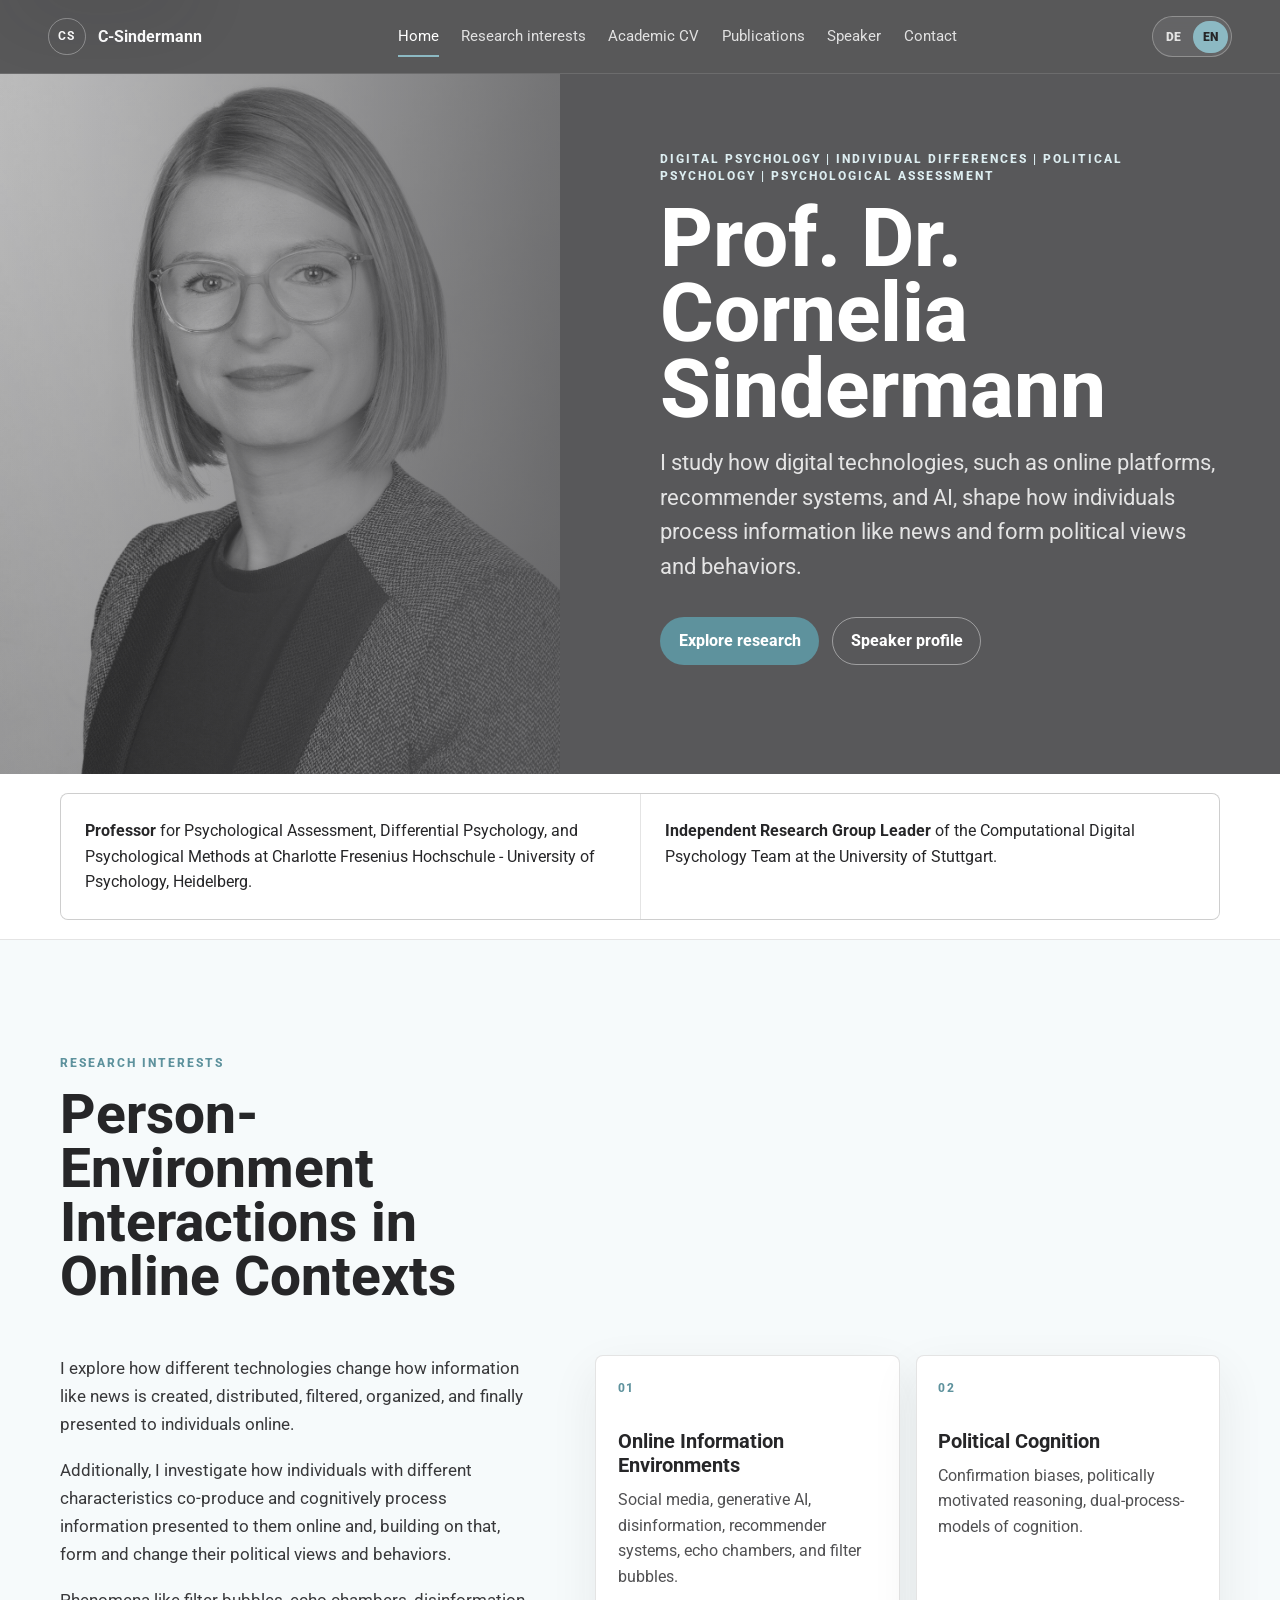
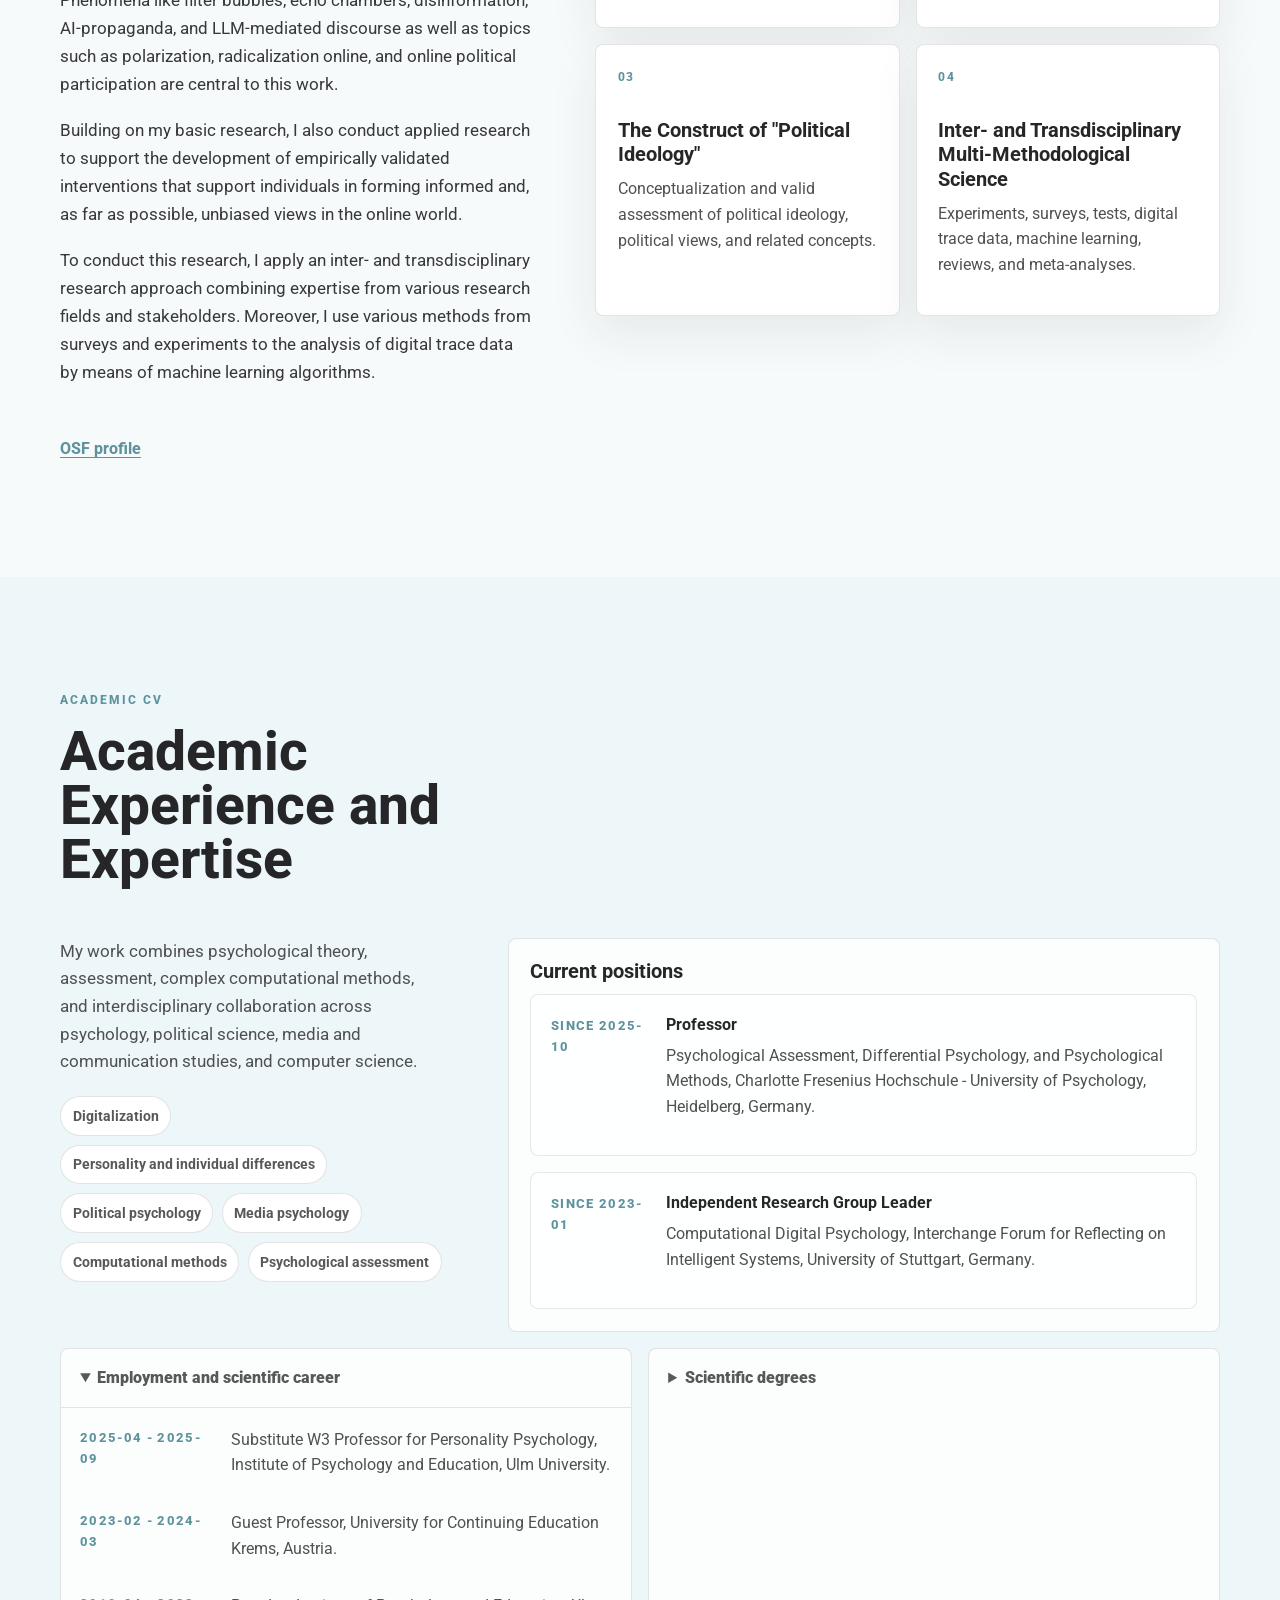
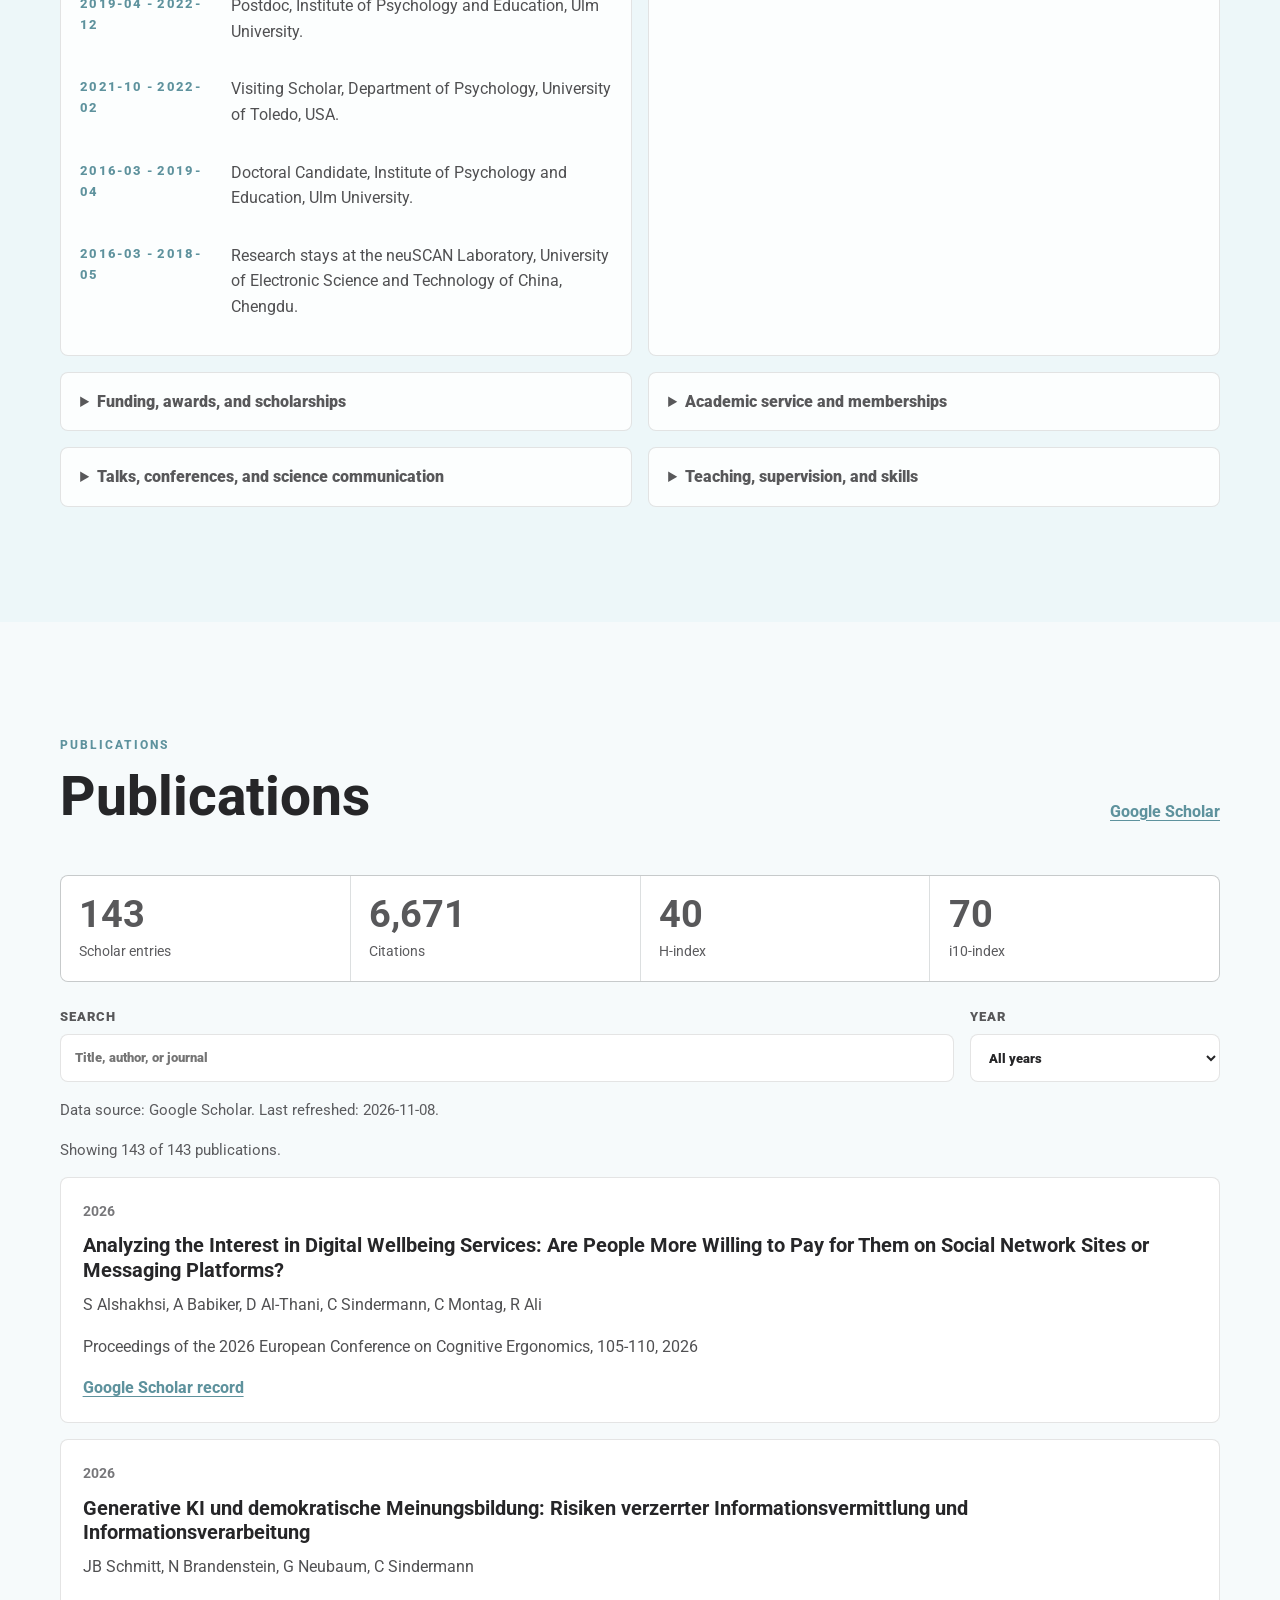
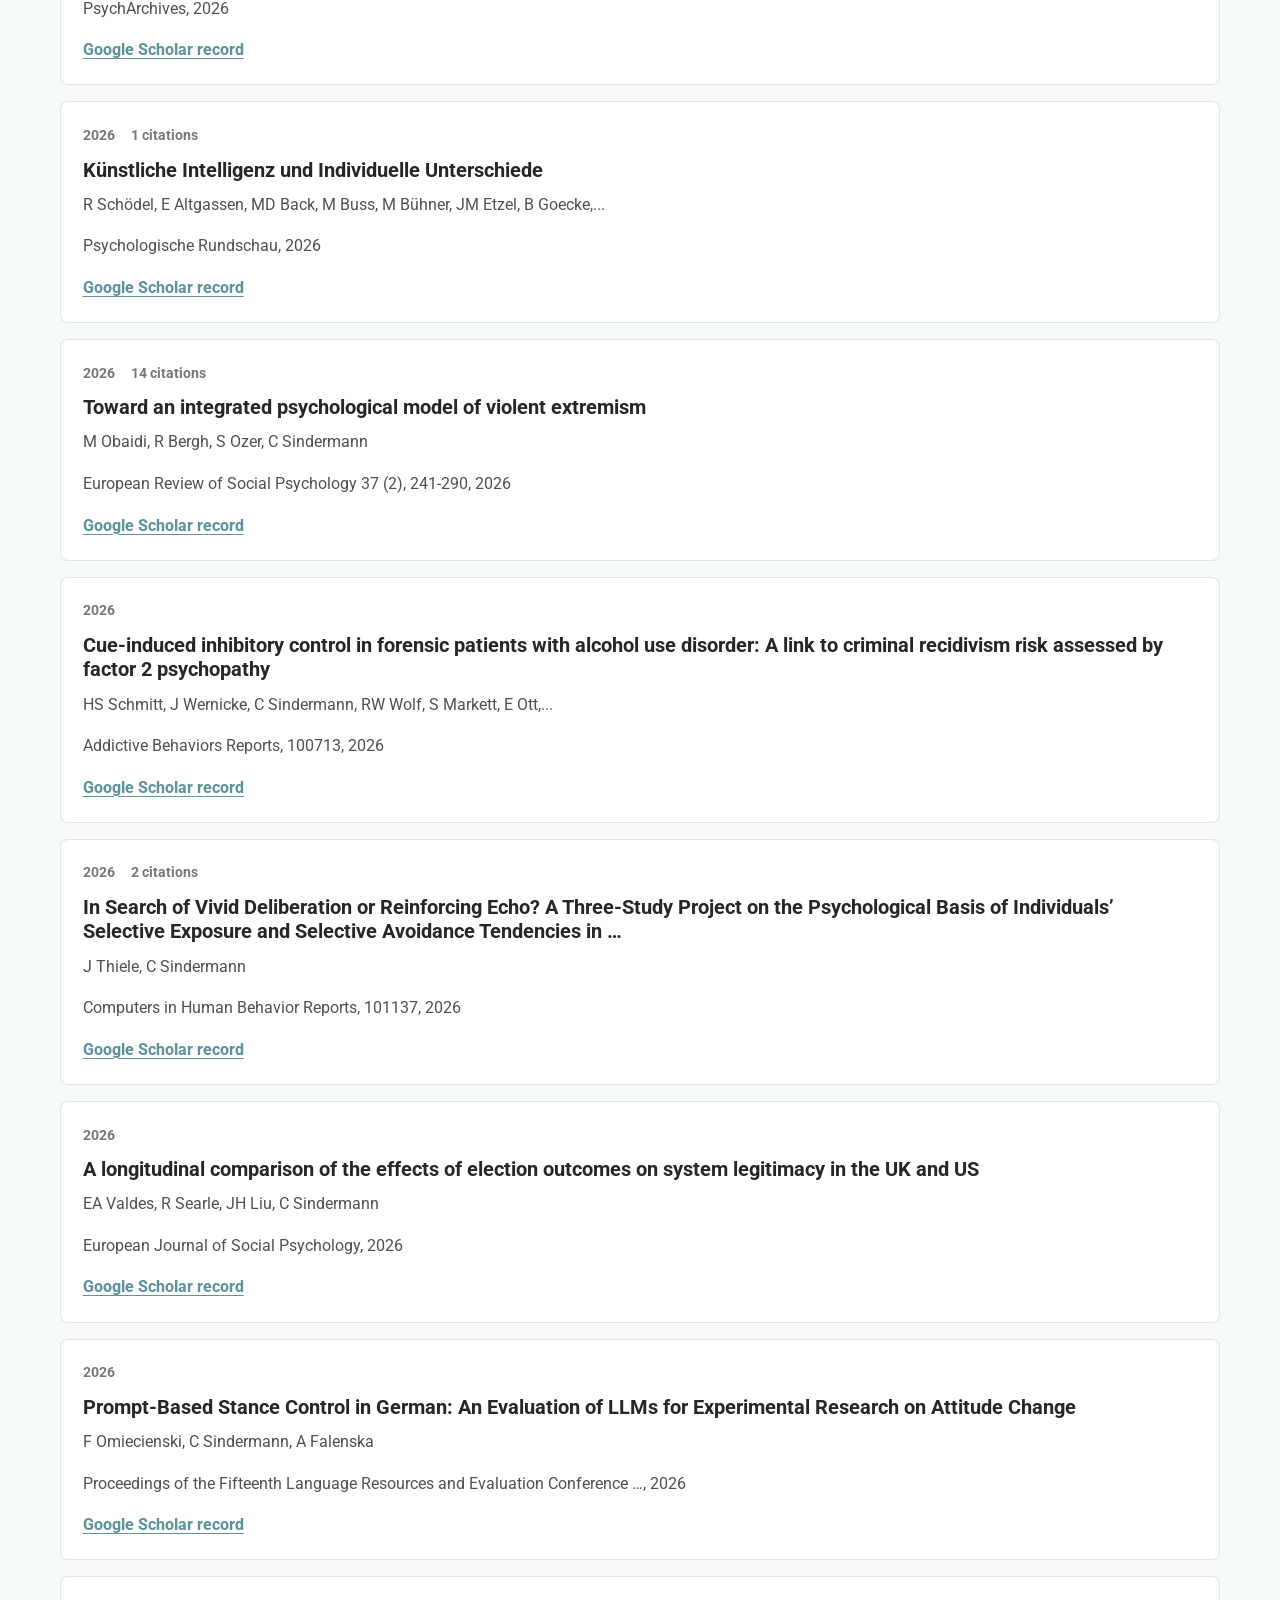
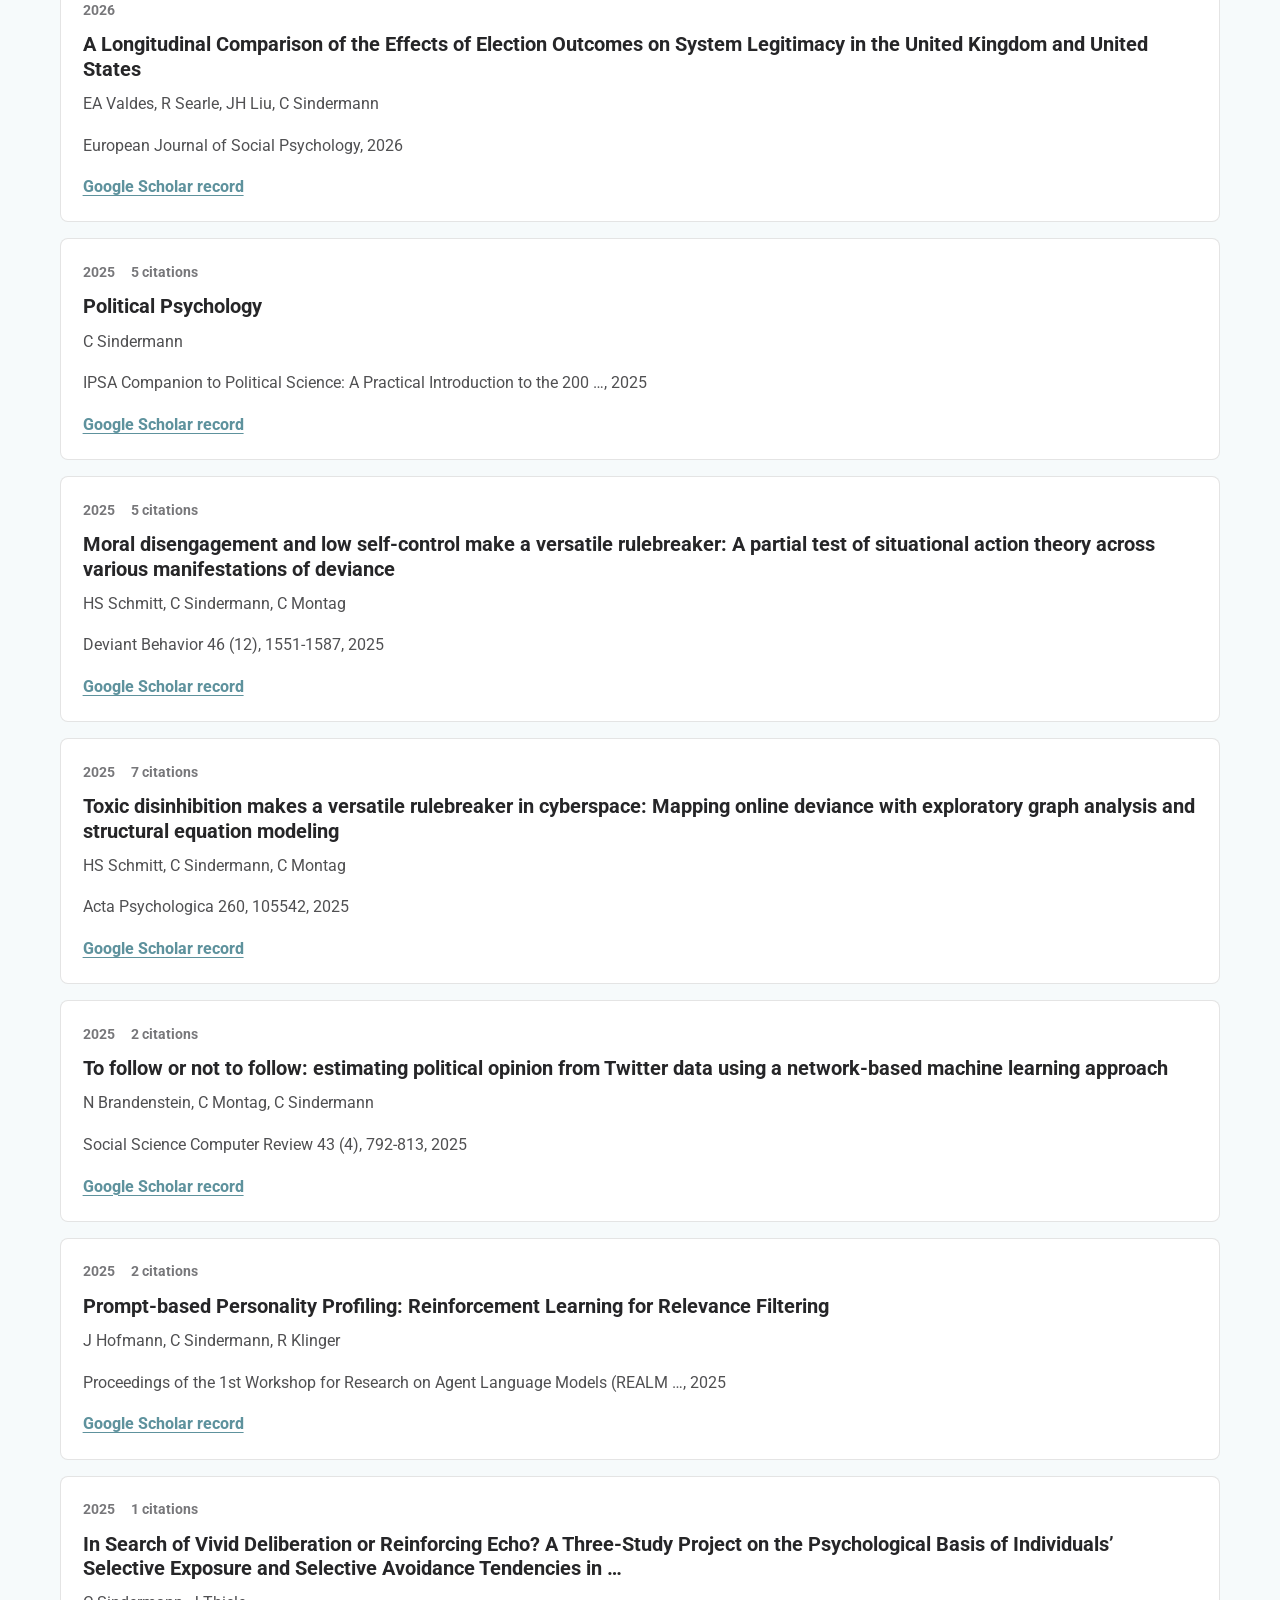
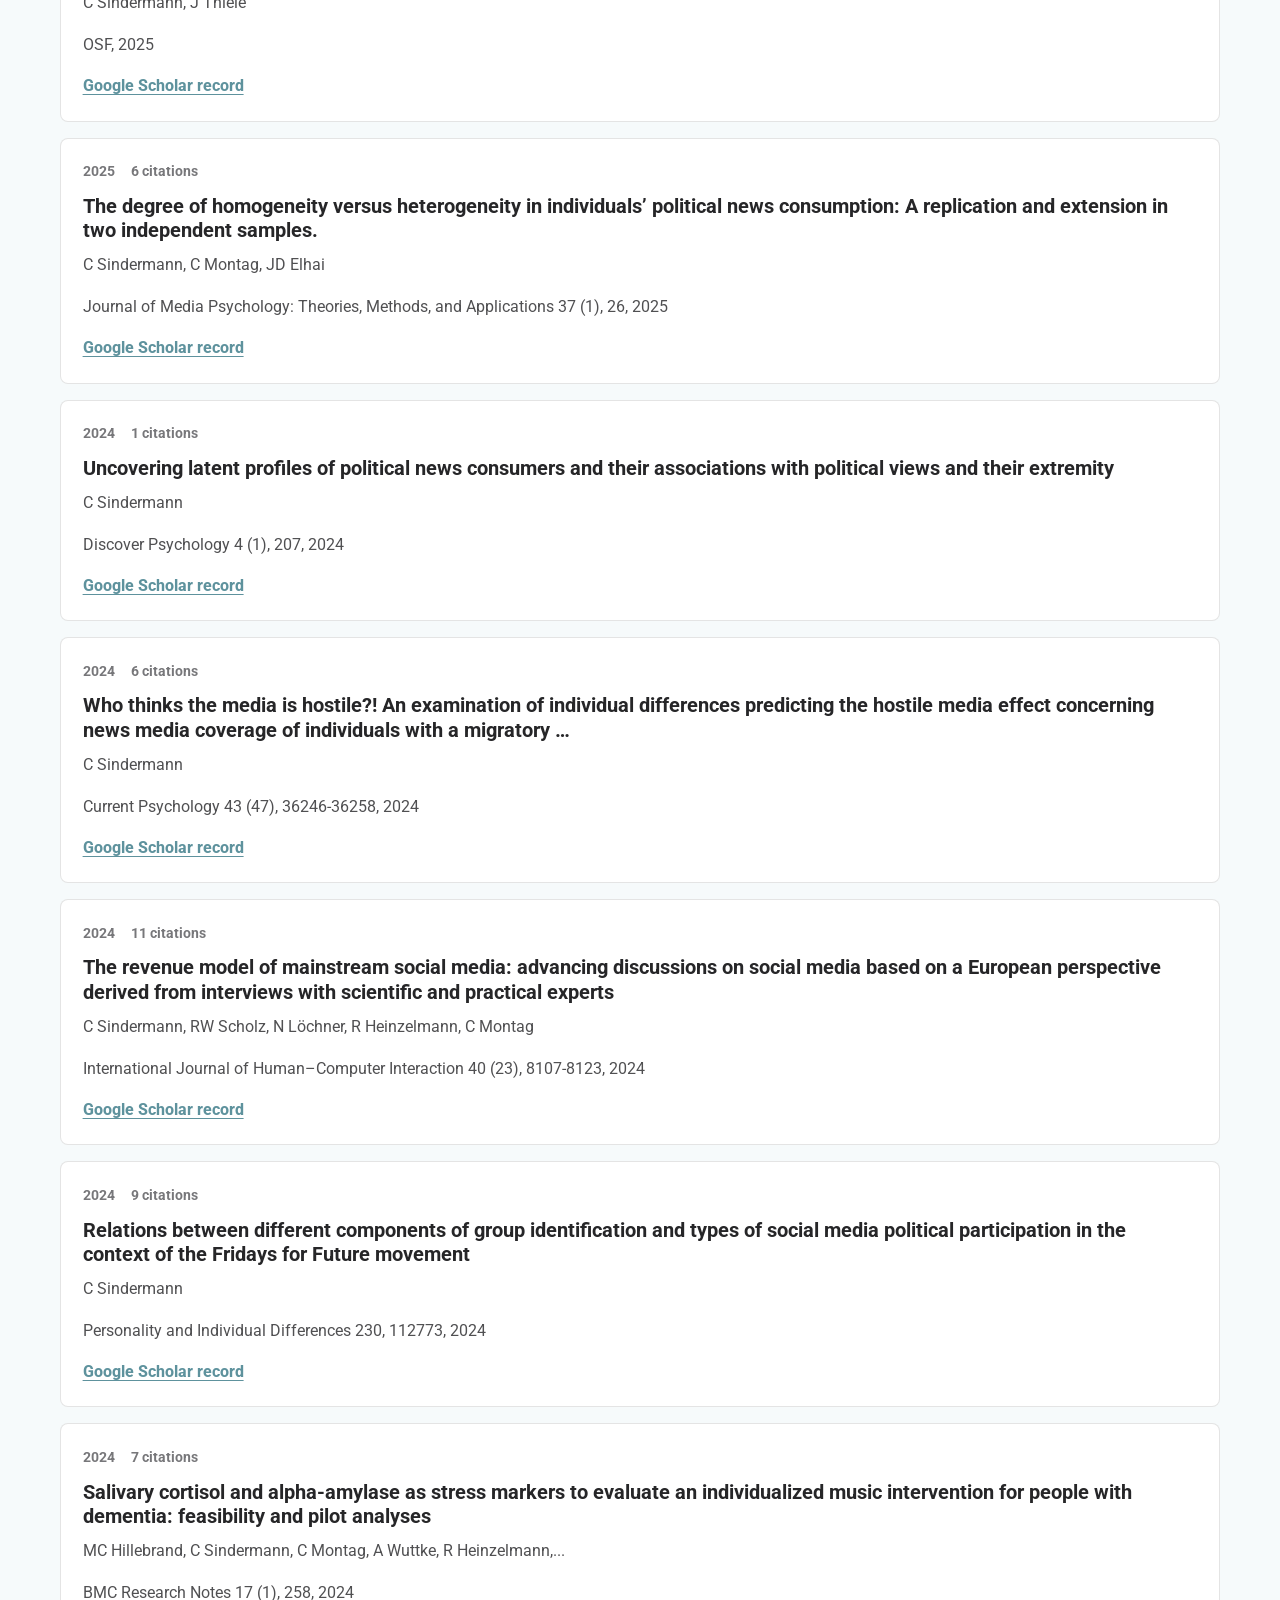
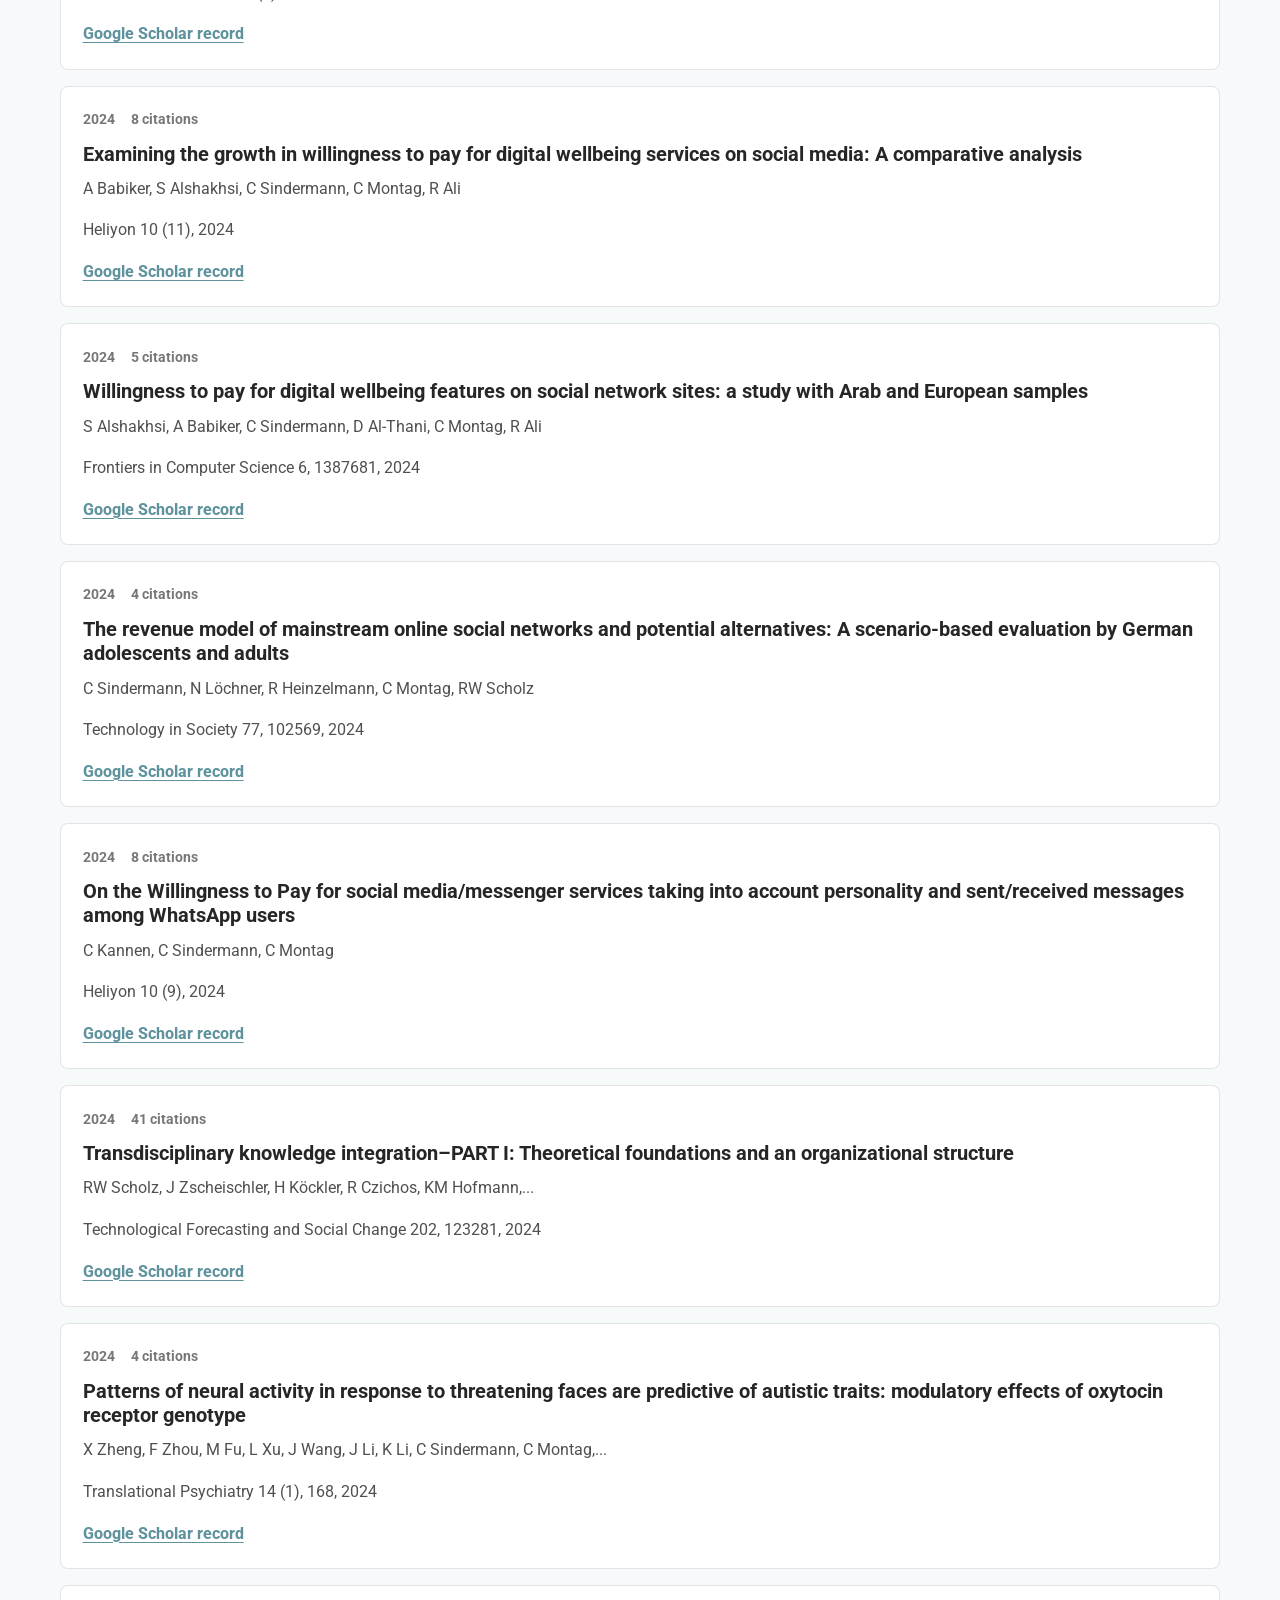
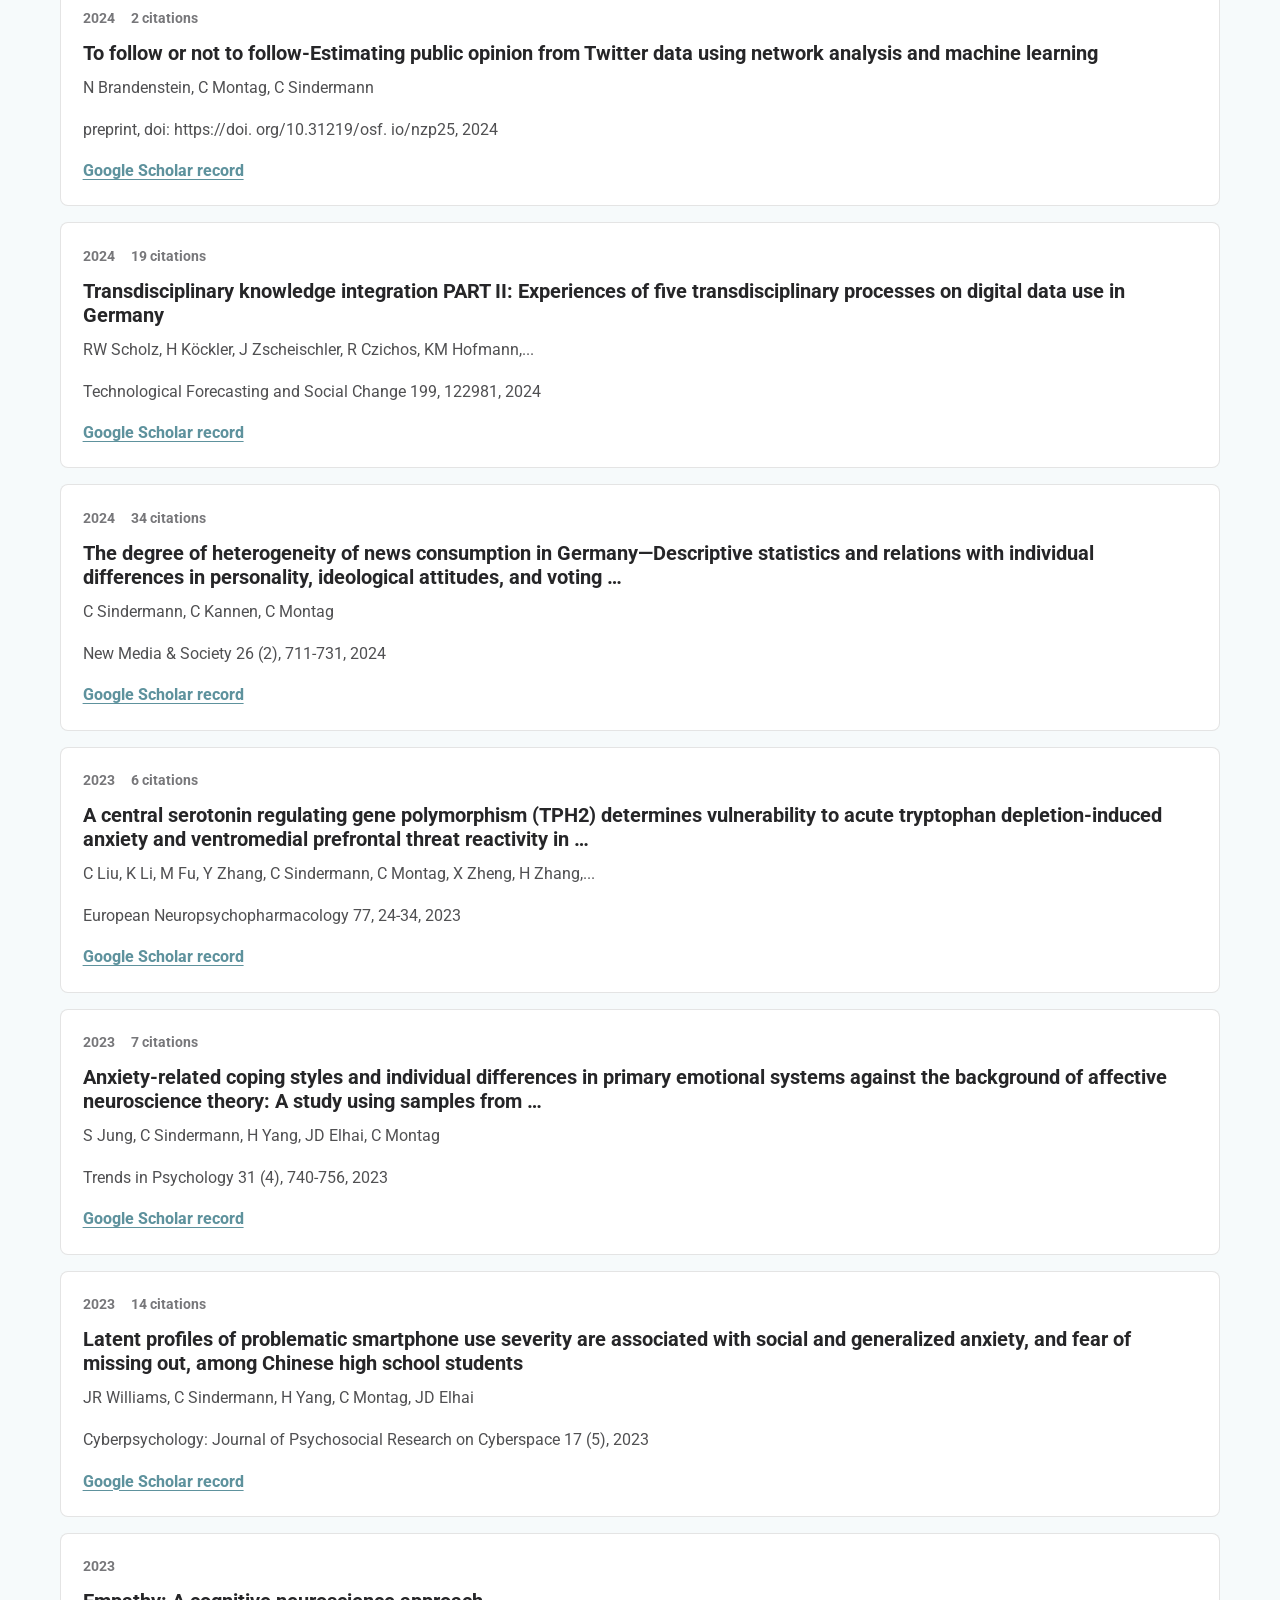
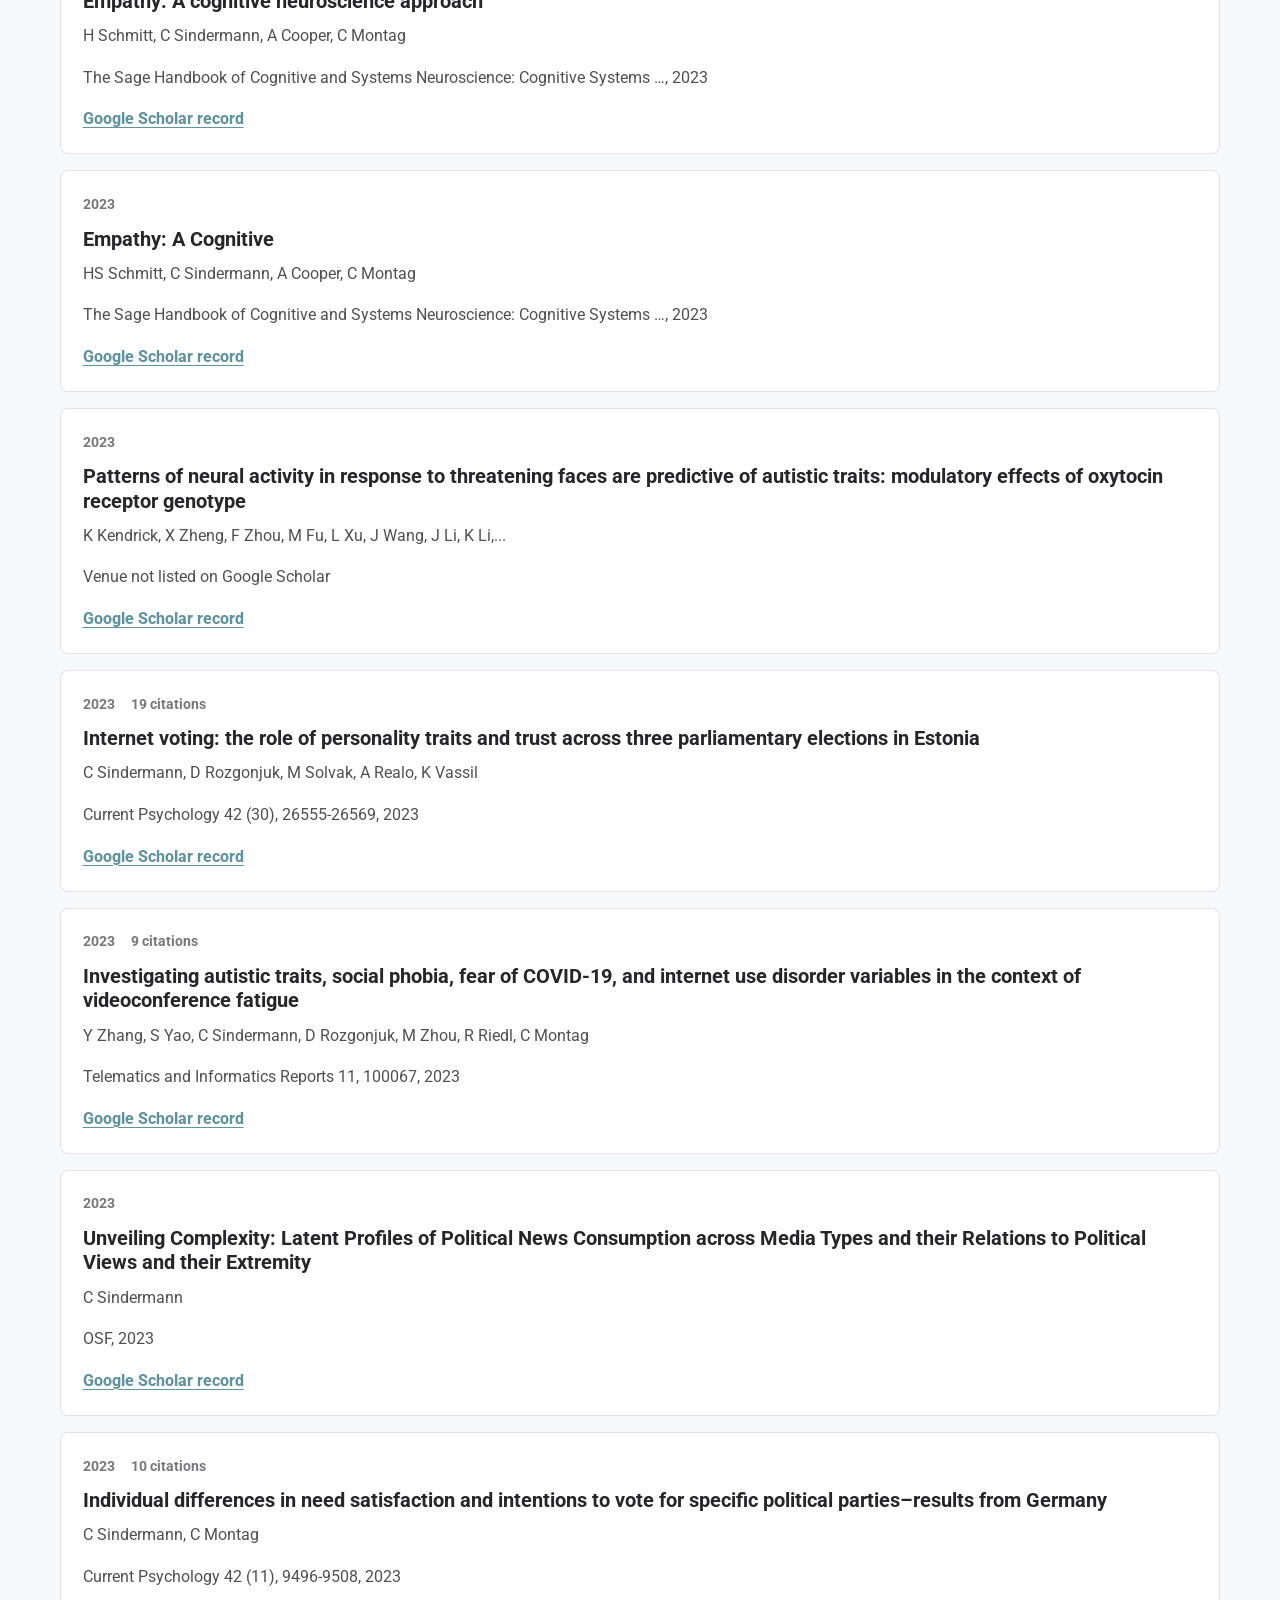
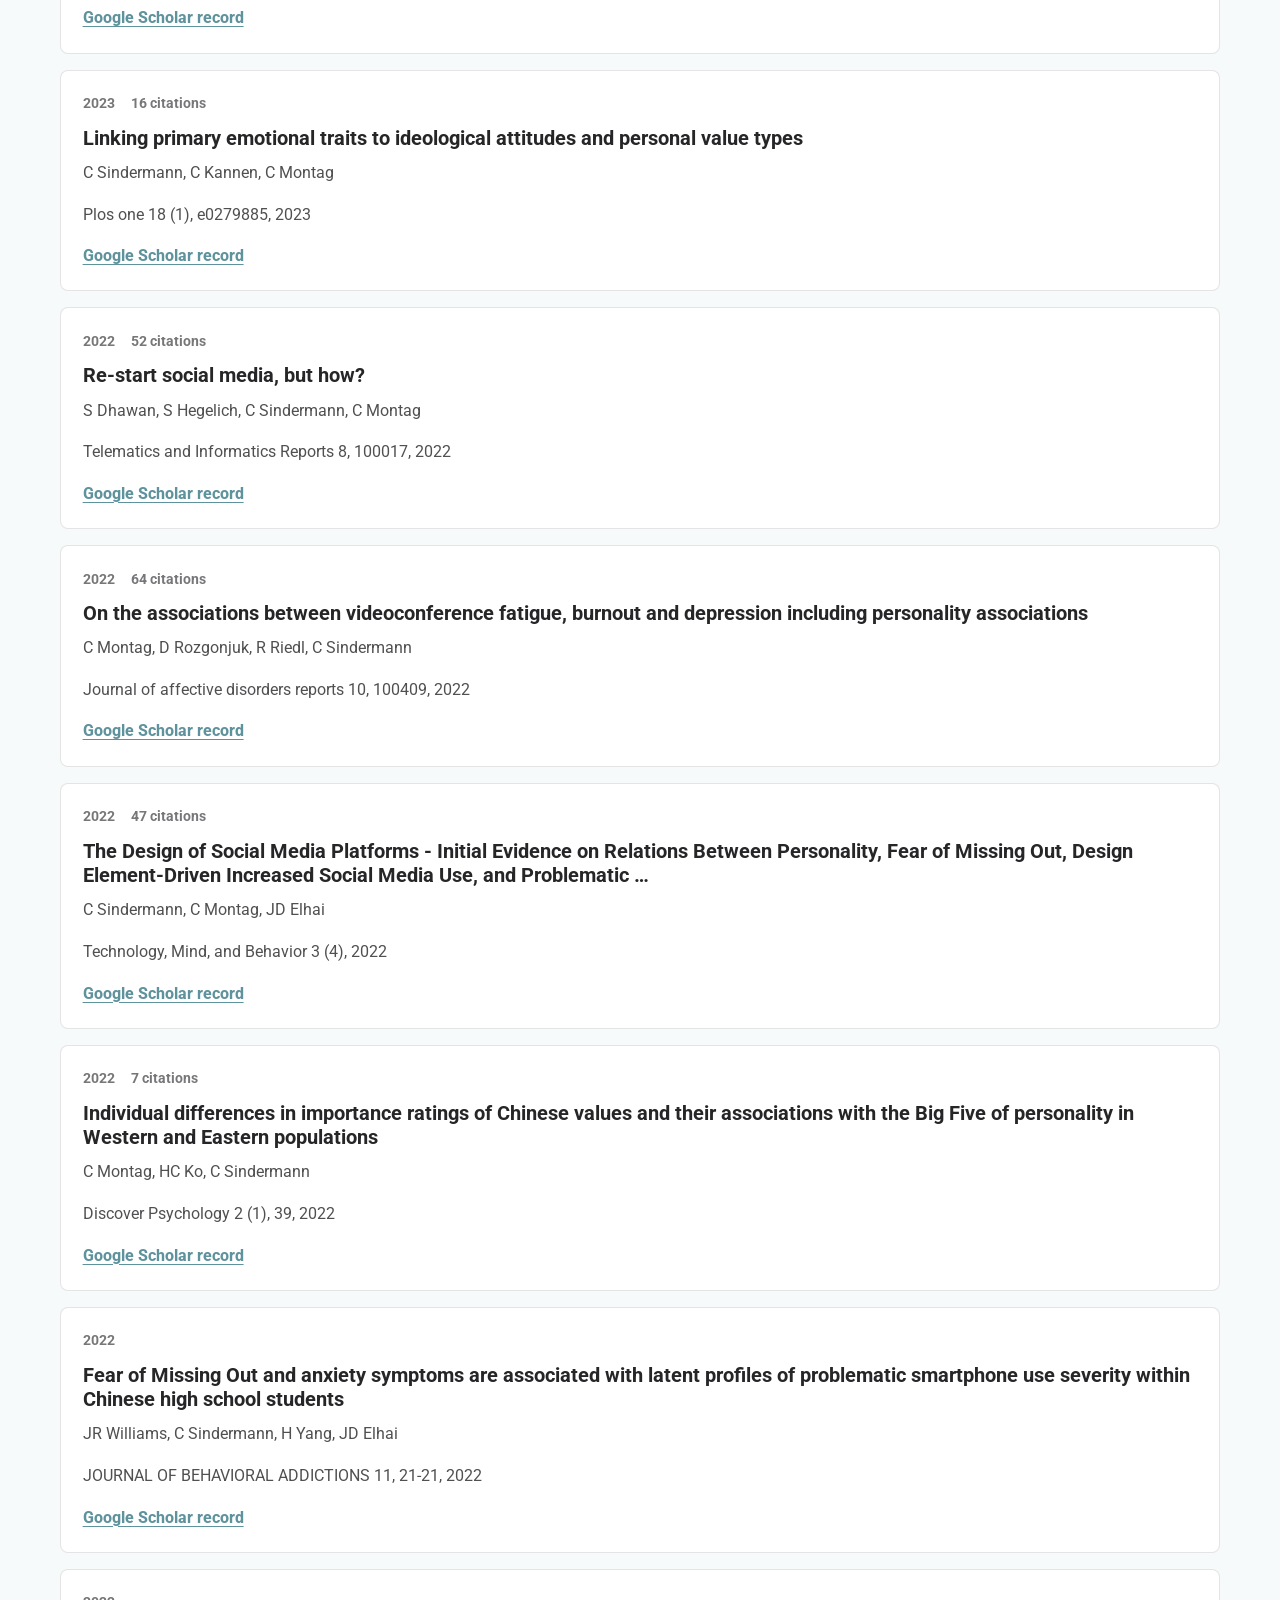
<file: csindermann_website/index.html>
<!doctype html>
<html lang="en">
  <head>
    <meta charset="utf-8">
    <meta name="viewport" content="width=device-width, initial-scale=1">
    <title>Prof. Dr. Cornelia Sindermann</title>
    <meta name="description" content="Bilingual website of Prof. Dr. Cornelia Sindermann.">
    <link rel="alternate" hreflang="en" href="en/">
    <link rel="alternate" hreflang="de" href="de/">
    <link rel="alternate" hreflang="x-default" href="en/">
    <link rel="icon" href="assets/favicon.svg" type="image/svg+xml">
    <script>
      (function () {
        var saved = localStorage.getItem('preferredLanguage');
        var languages = navigator.languages || [navigator.language || ''];
        var target = saved === 'de' || saved === 'en'
          ? saved
          : languages.some(function (language) { return String(language).toLowerCase().startsWith('de'); })
            ? 'de'
            : 'en';
        window.location.replace(target + '/' + window.location.hash);
      })();
    </script>
  </head>
  <body>
    <main>
      <h1>Prof. Dr. Cornelia Sindermann</h1>
      <p>Please choose a language:</p>
      <p><a href="en/">English</a> | <a href="de/">Deutsch</a></p>
    </main>
  </body>
</html>
</file>
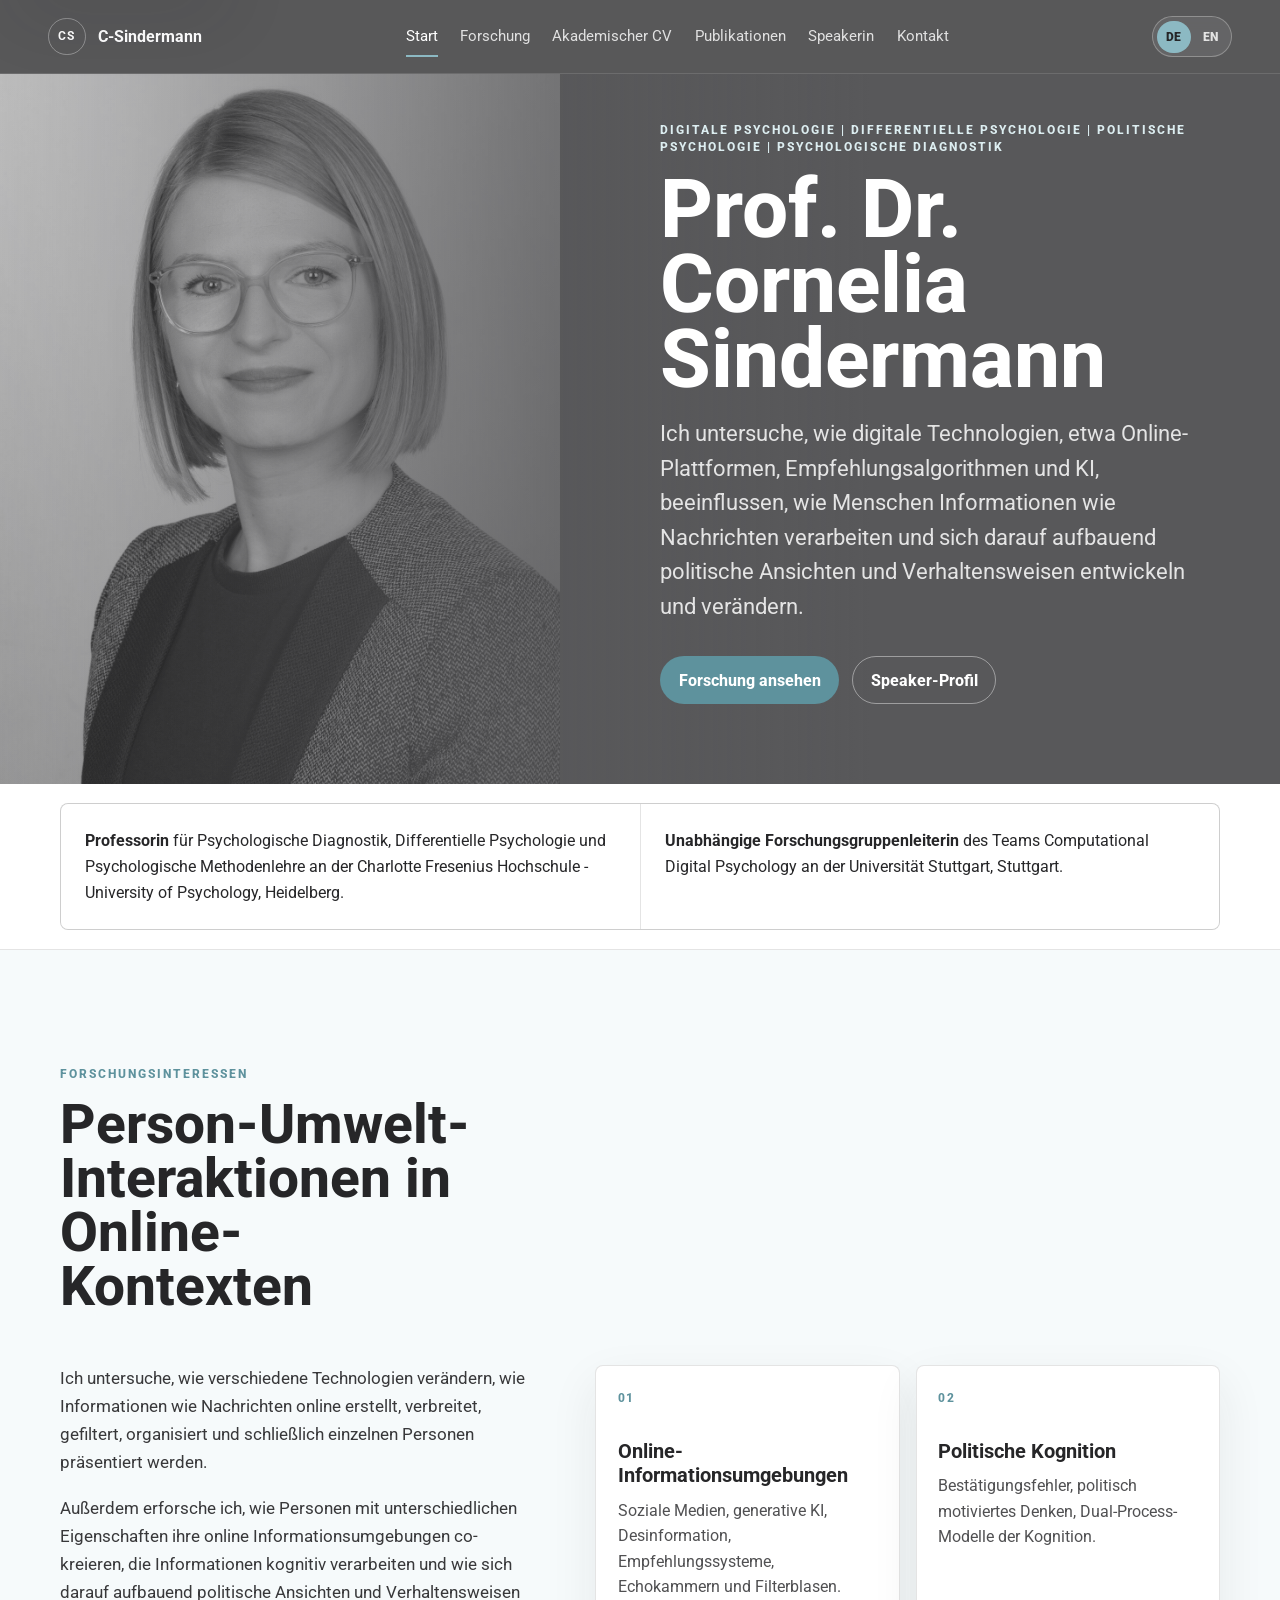
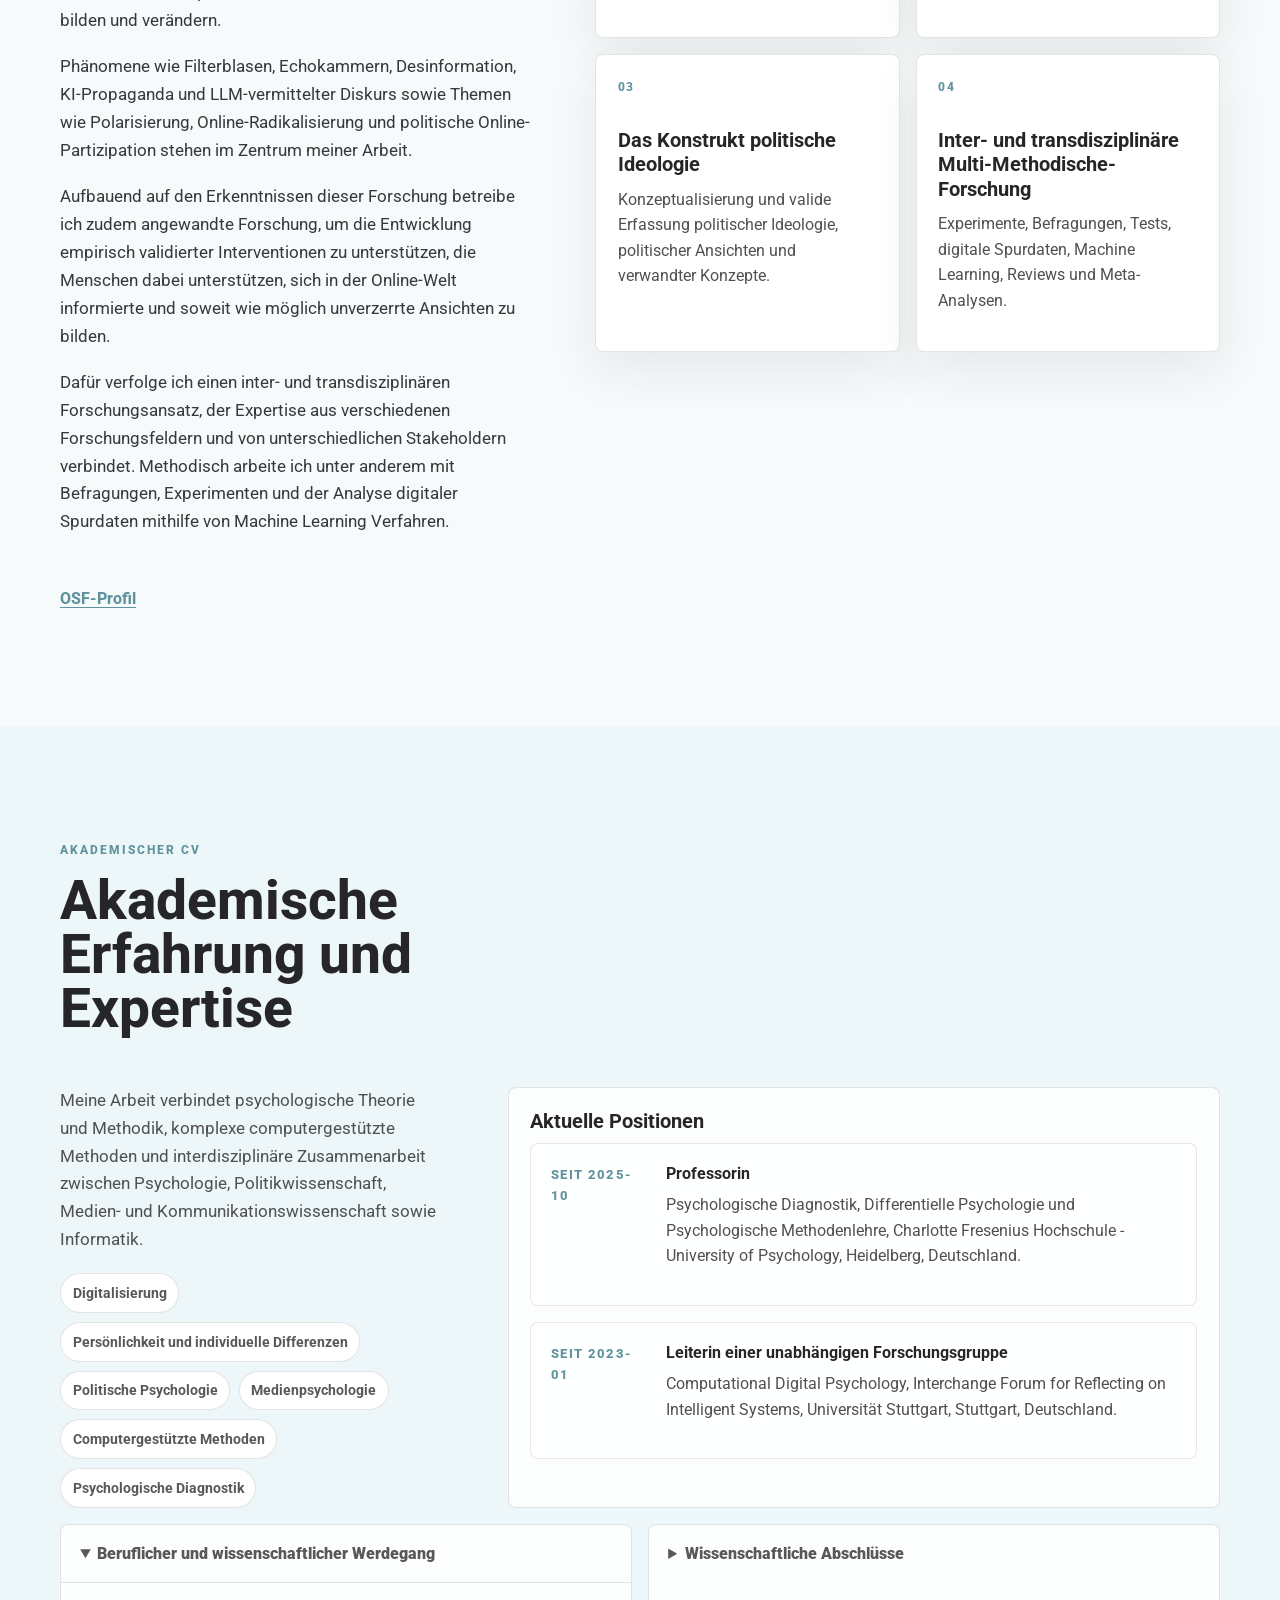
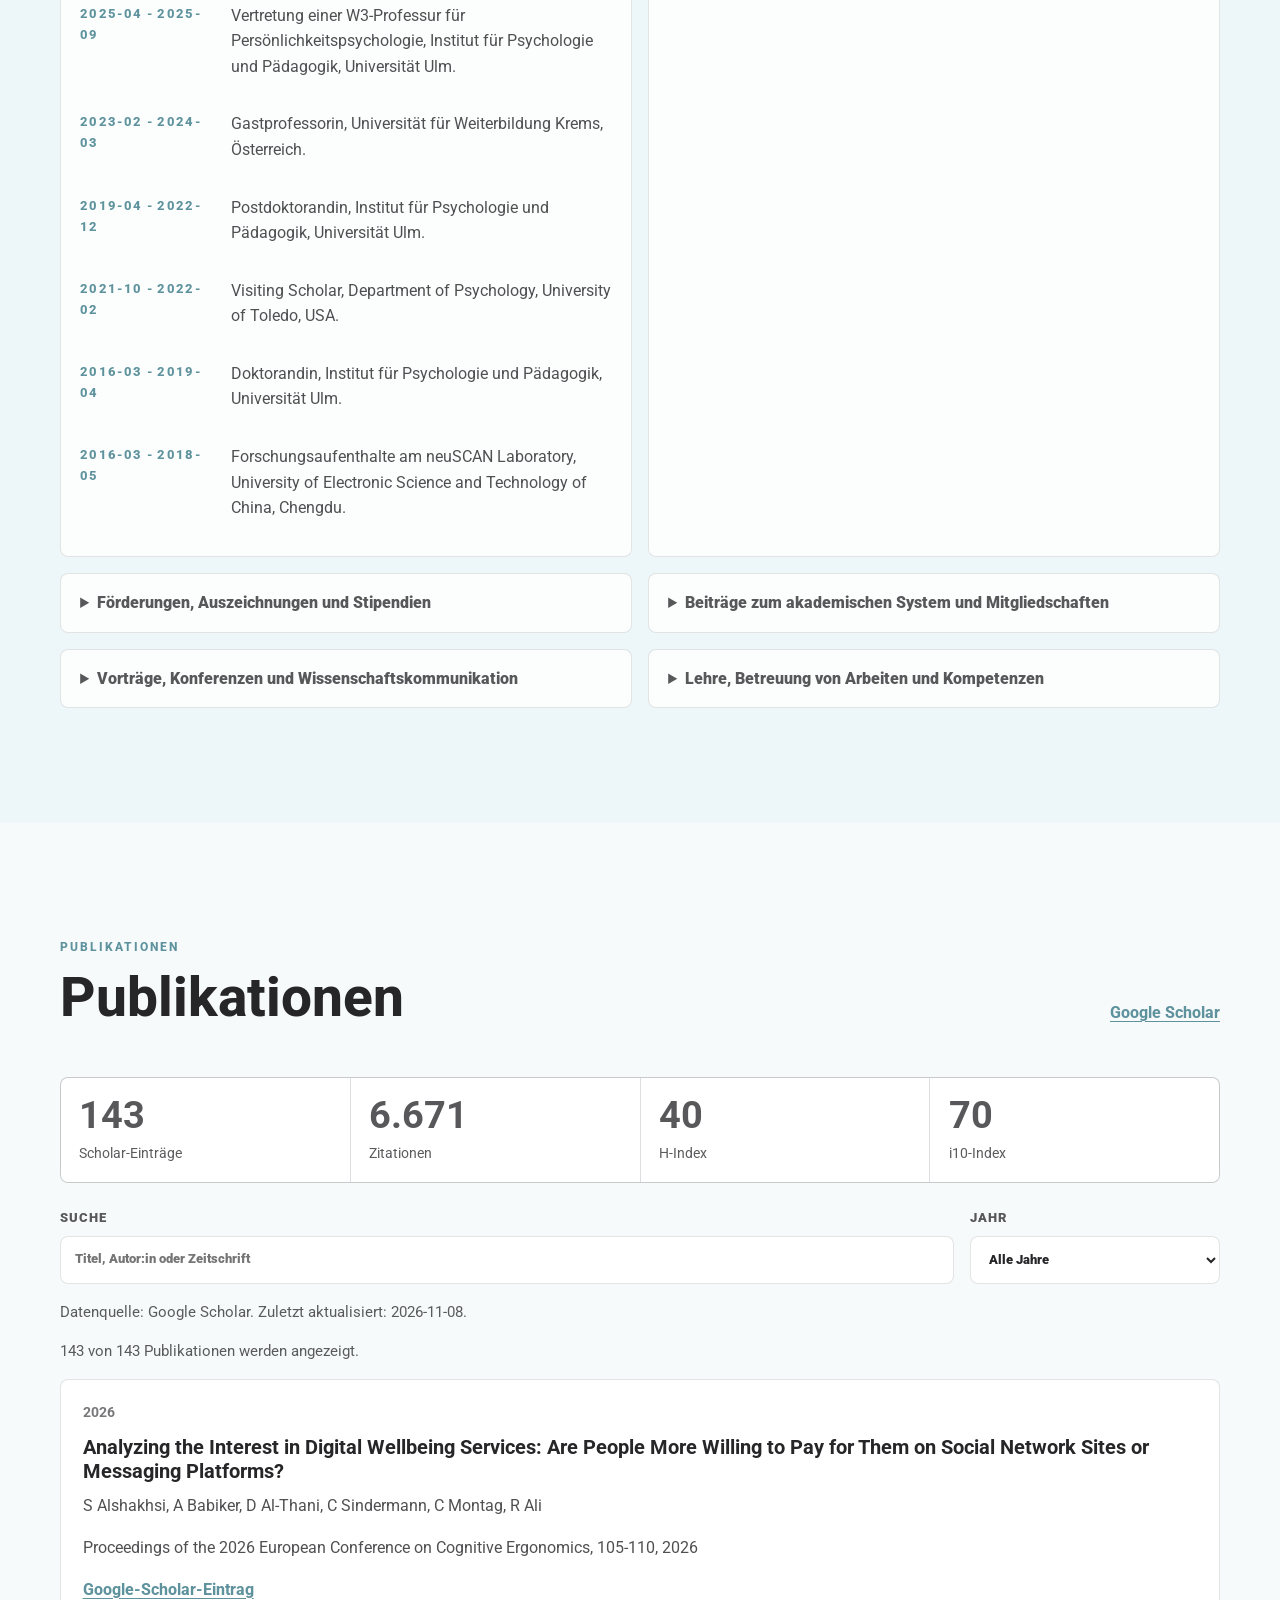
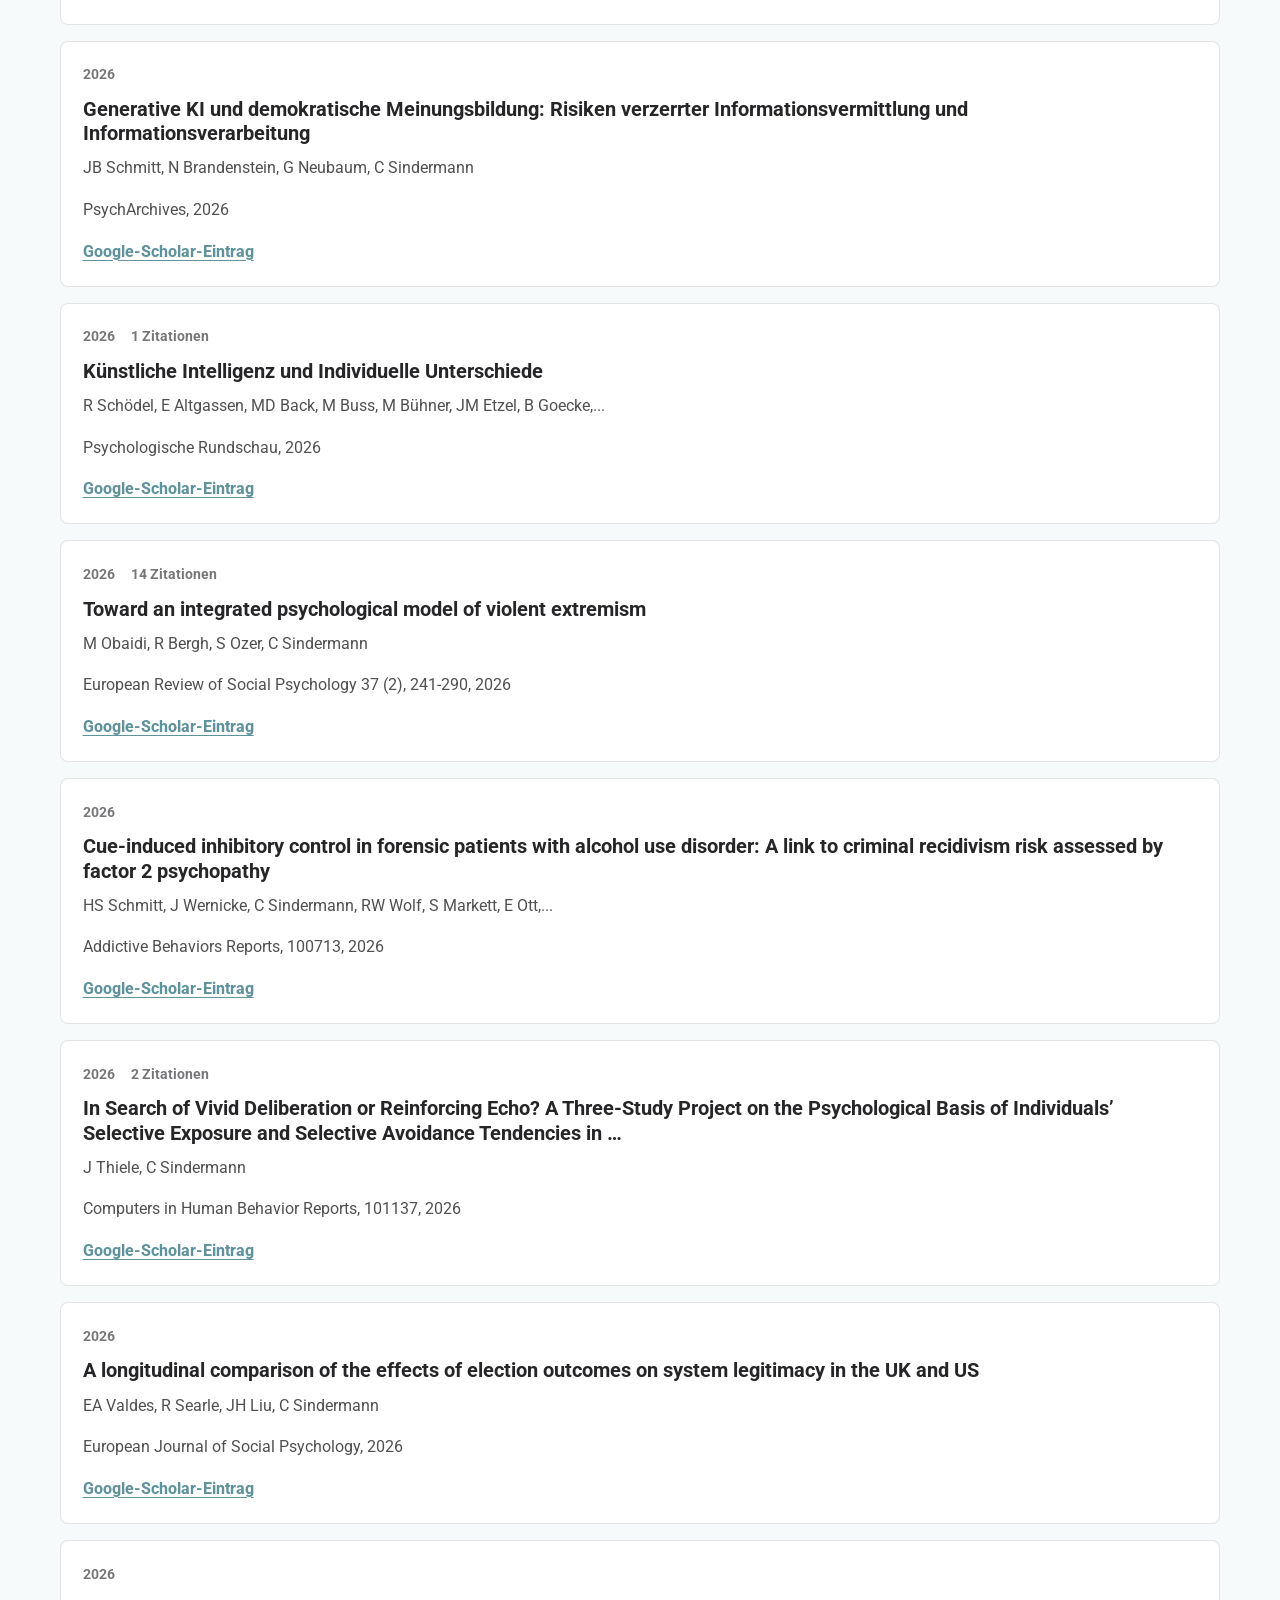
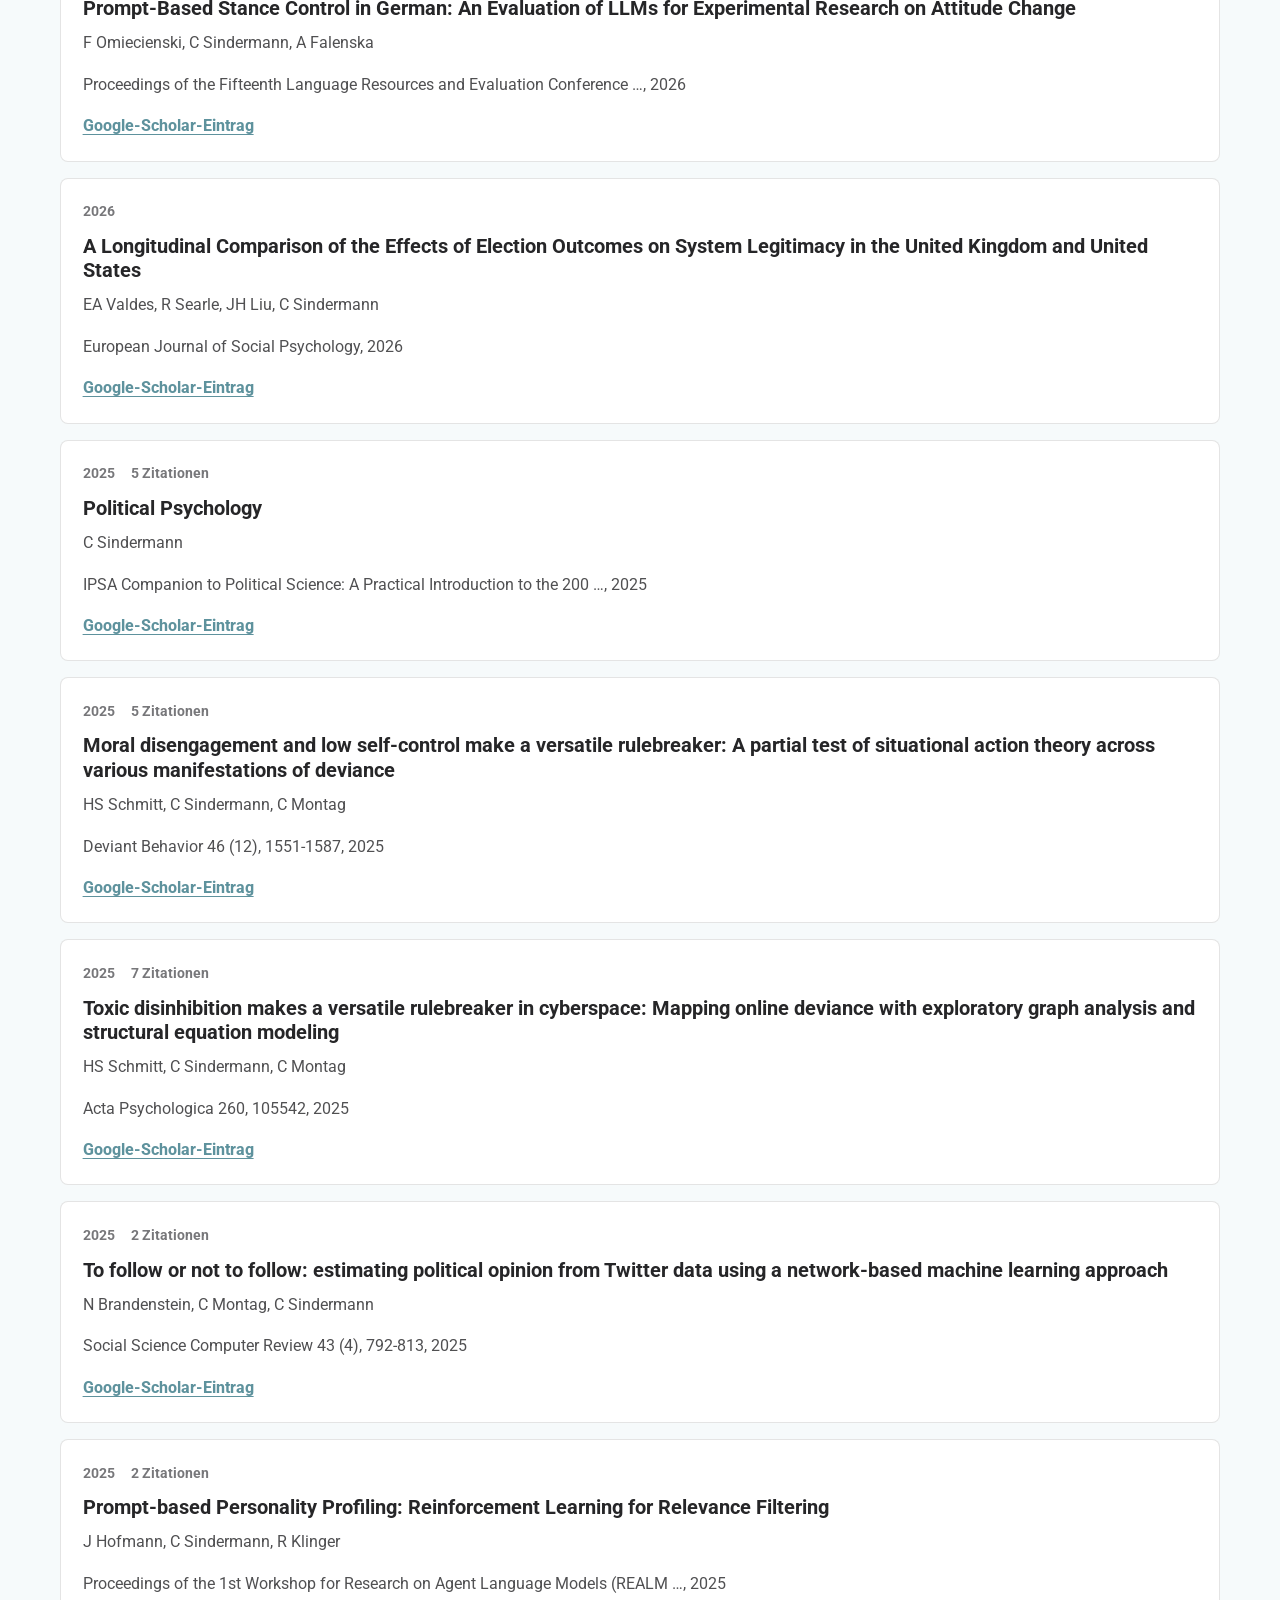
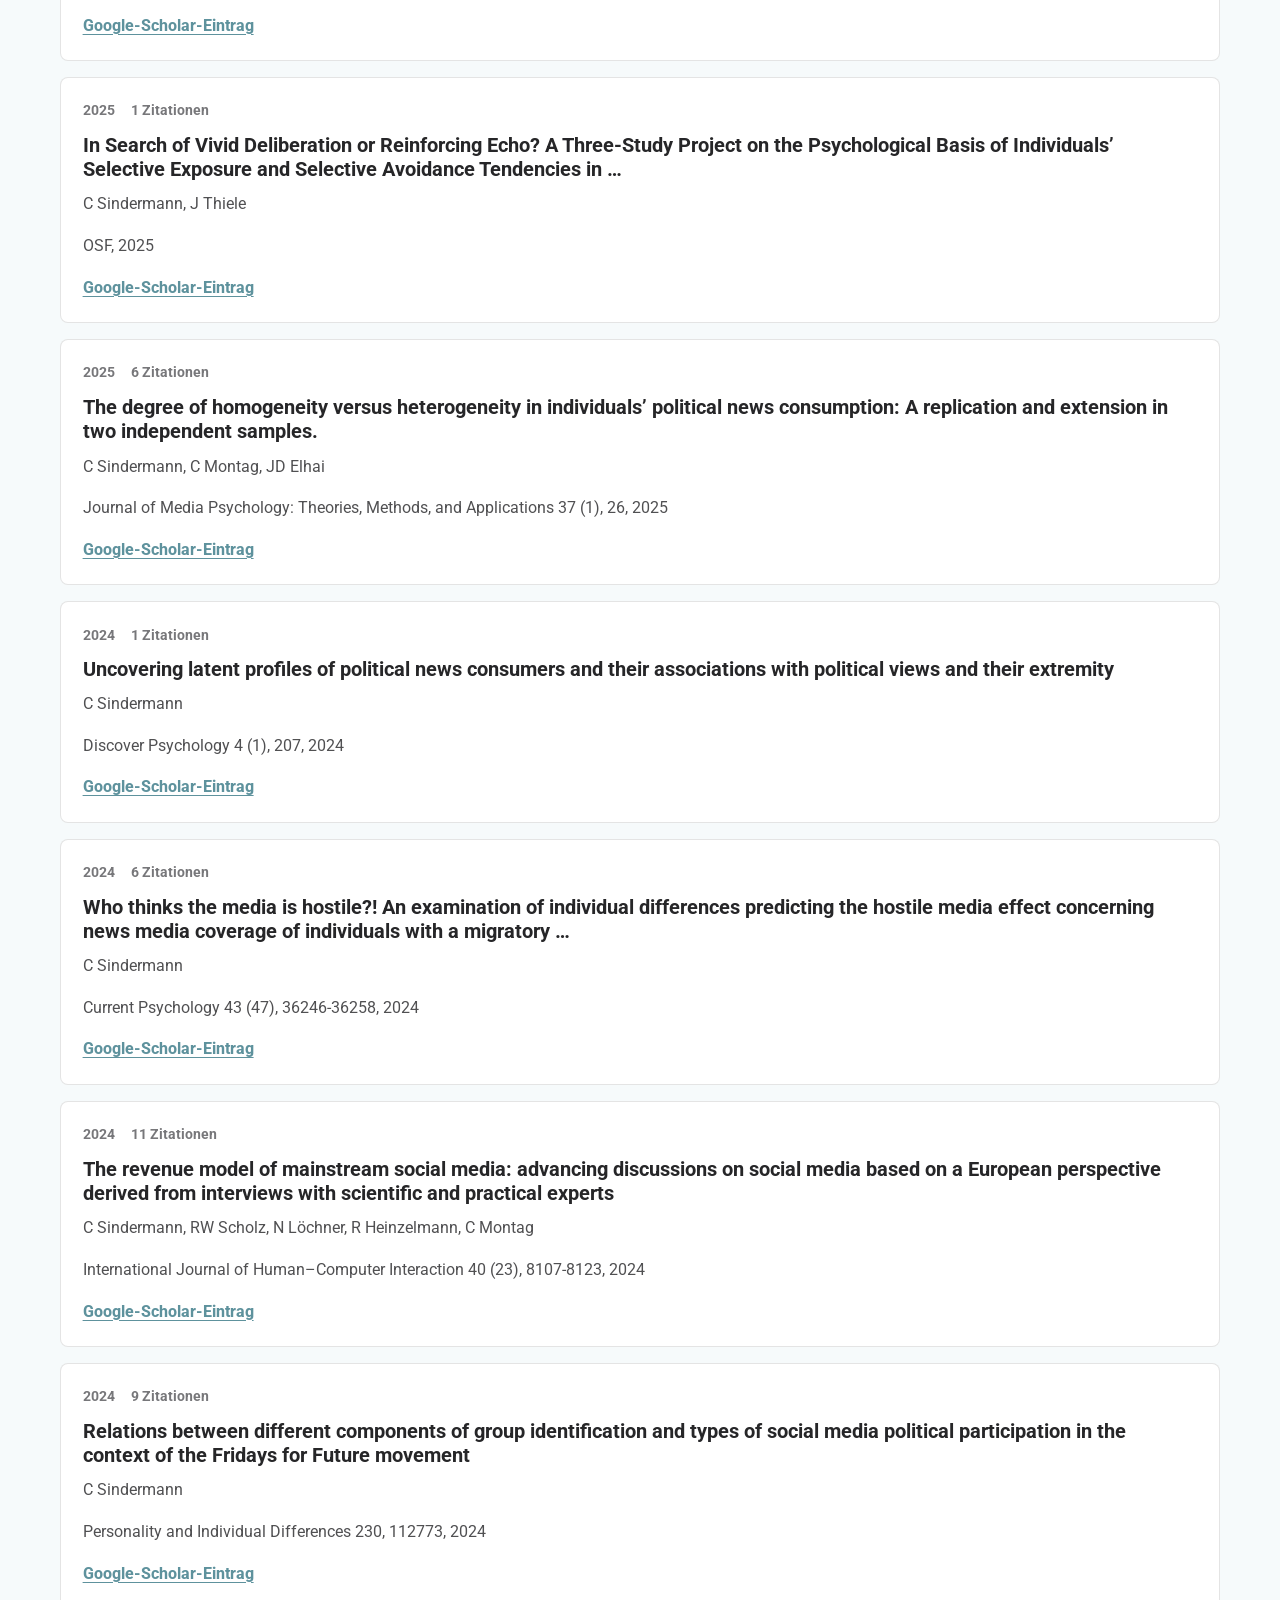
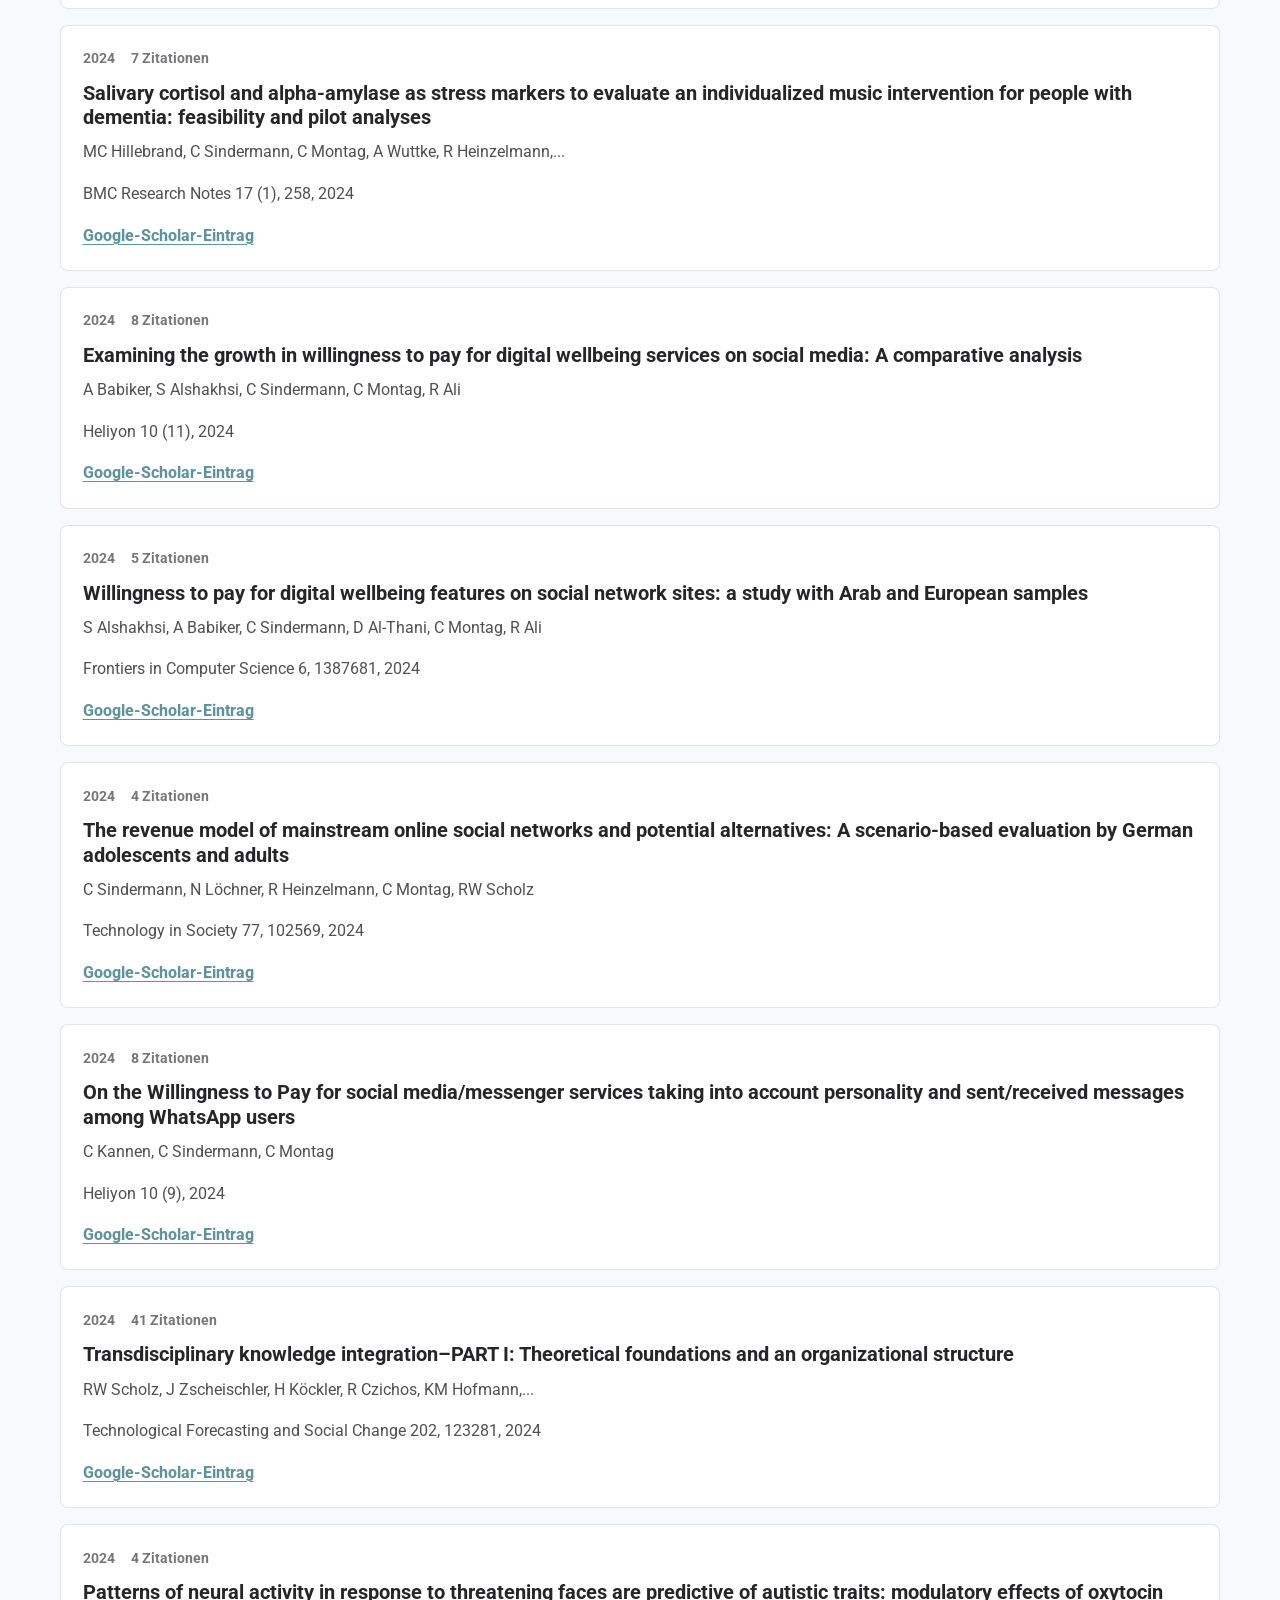
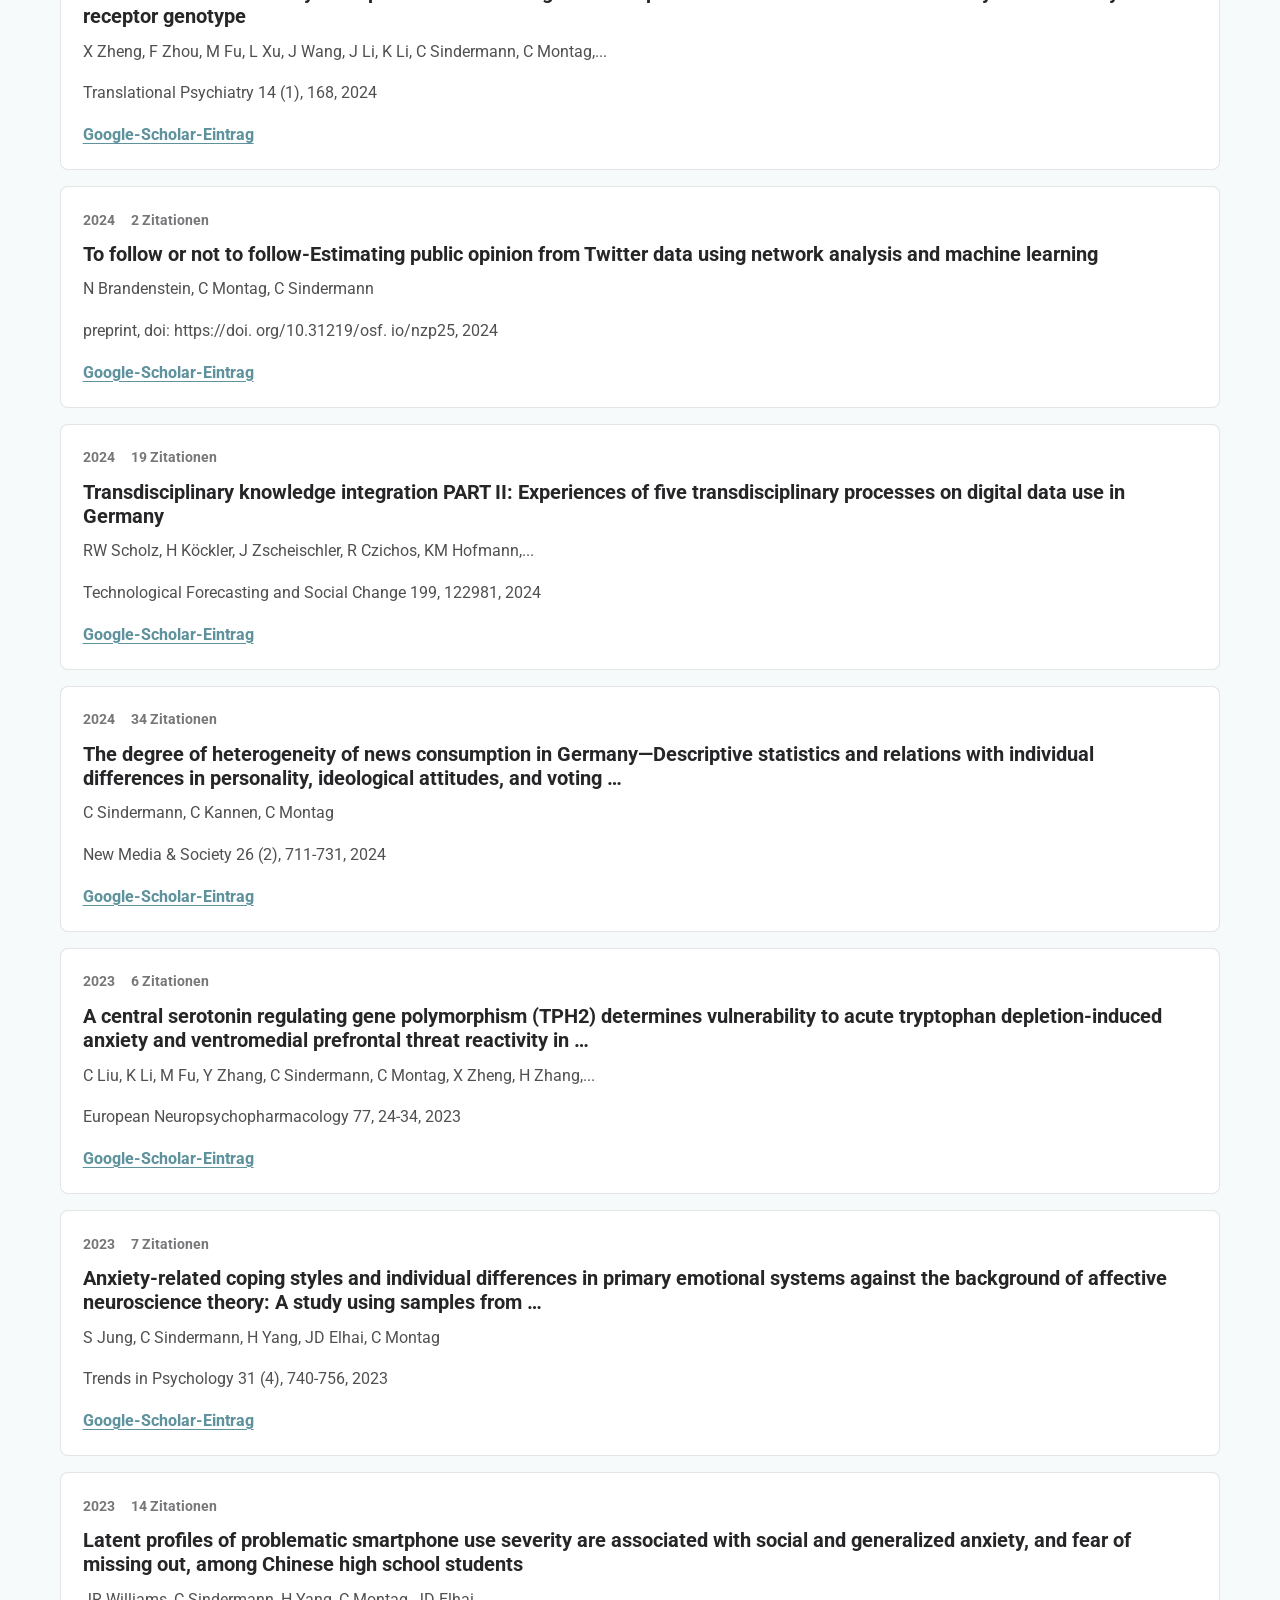
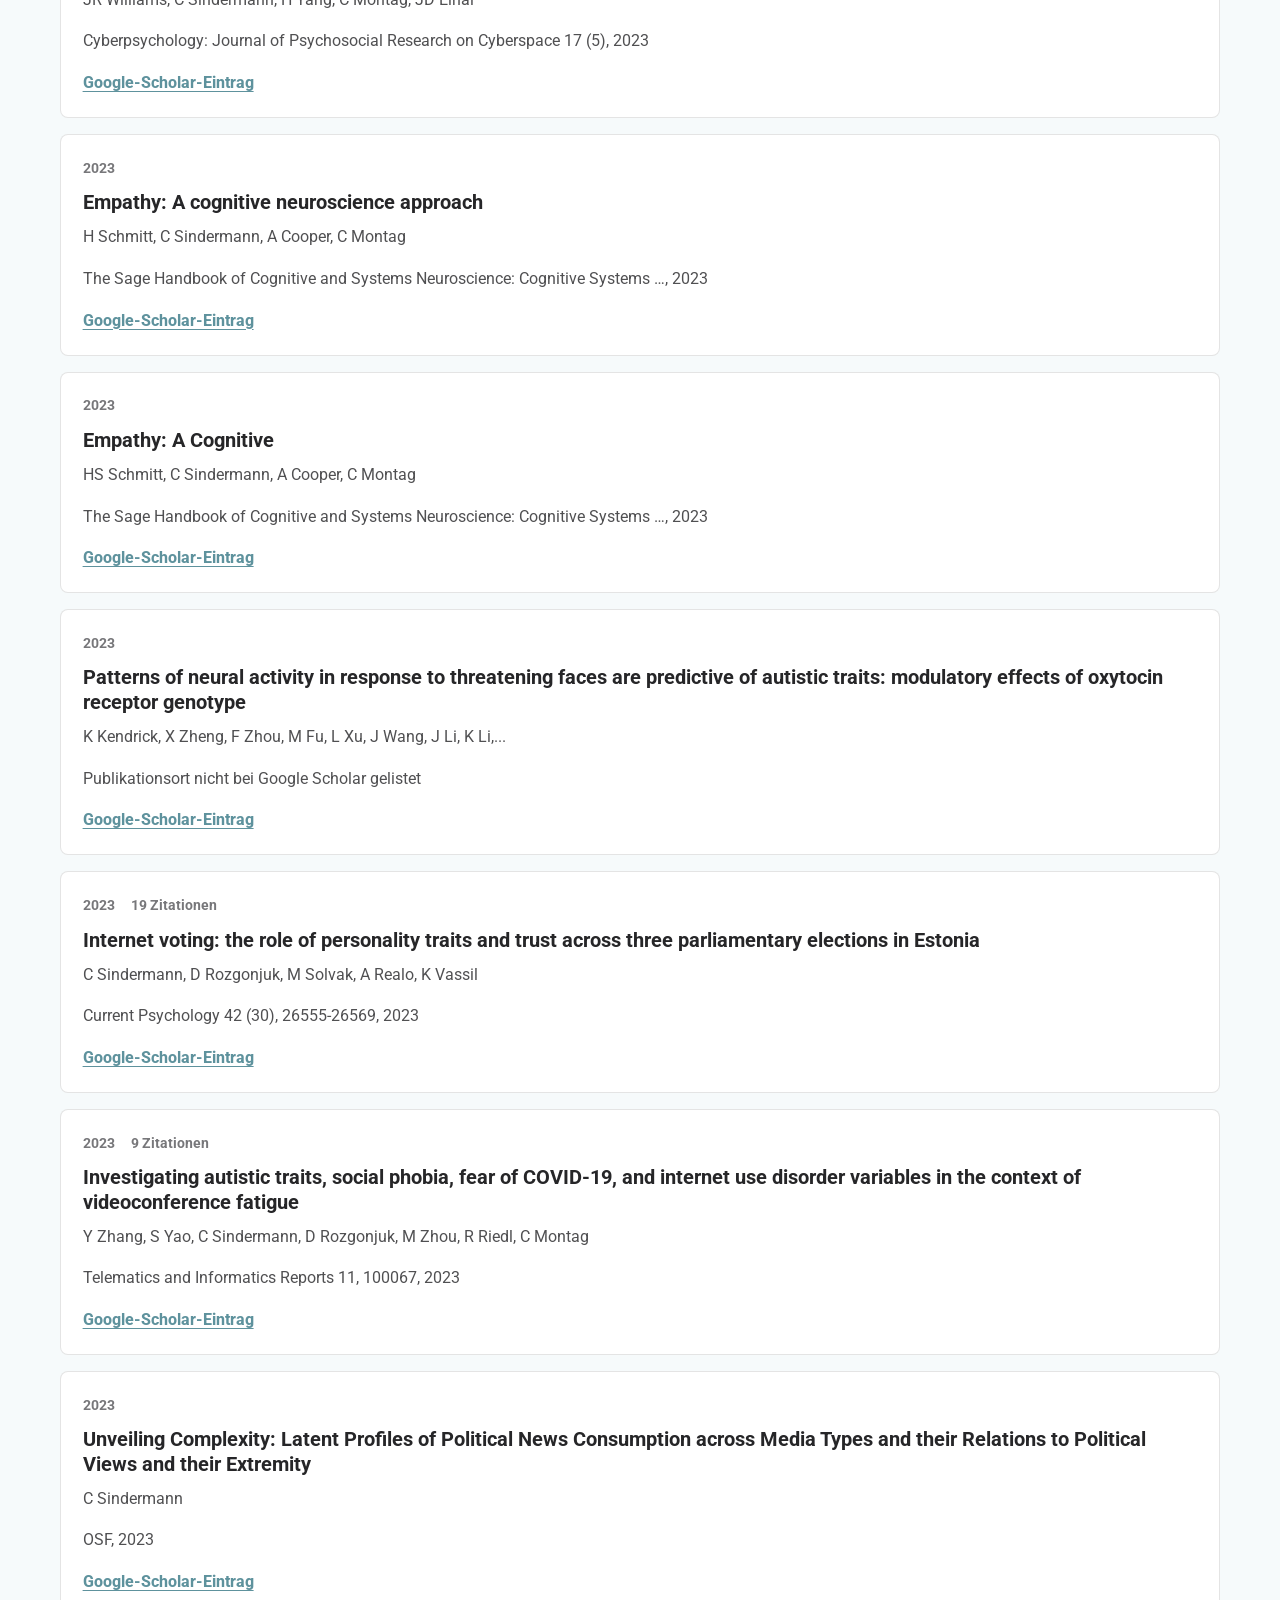
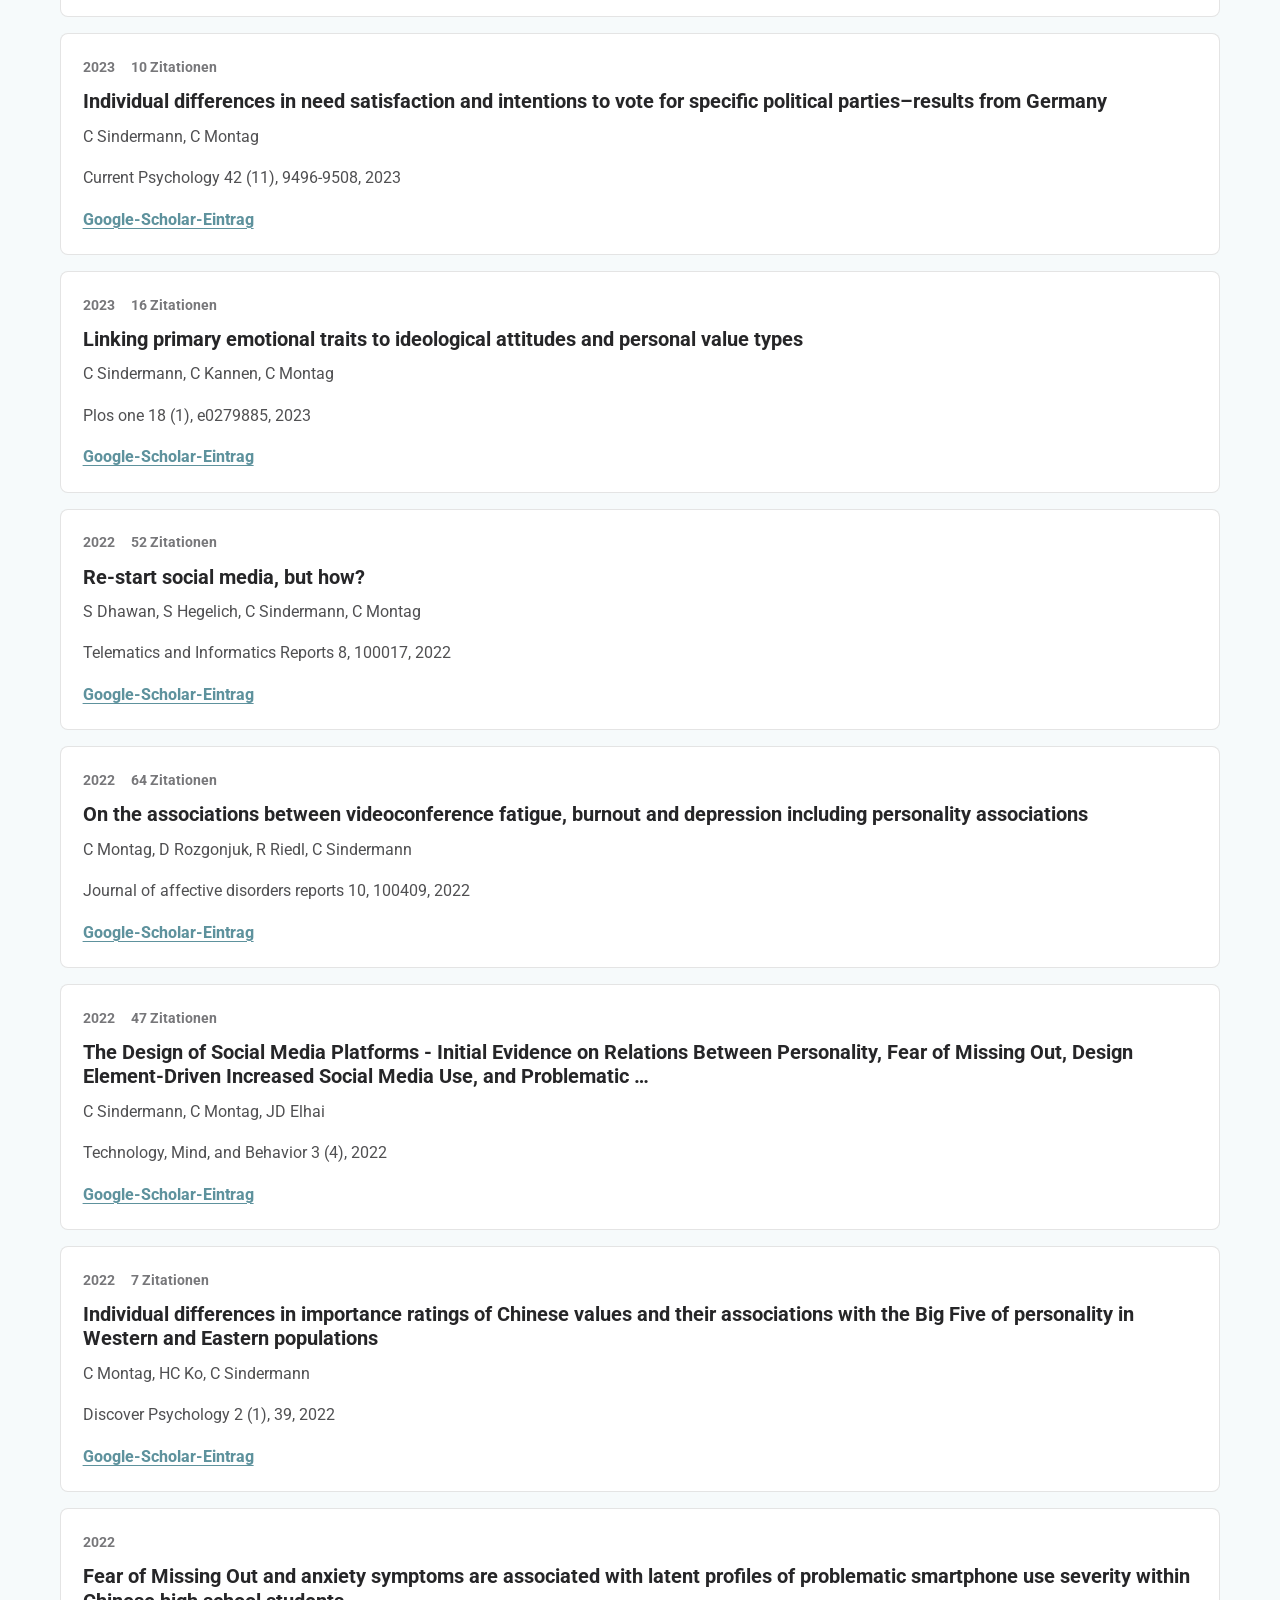
<file: csindermann_website/de/index.html>
<!doctype html>
<html lang="de">
  <head>
    <meta charset="utf-8">
    <meta name="viewport" content="width=device-width, initial-scale=1">
    <title>Prof. Dr. Cornelia Sindermann</title>
    <meta name="description" content="Prof. Dr. Cornelia Sindermann untersucht Person-Umwelt-Interaktionen in Online-Kontexten mit Fokus darauf, wie digitale Technologien politische Ansichten und Verhalten beeinflussen.">
    <meta property="og:title" content="Prof. Dr. Cornelia Sindermann">
    <meta property="og:description" content="Forschung, akademischer Lebenslauf, Publikationen, Vortragsthemen und Kontaktinformationen.">
    <meta property="og:type" content="website">
    <meta property="og:image" content="../assets/cornelia-sindermann-portrait.jpg">
    <link rel="alternate" hreflang="en" href="../en/">
    <link rel="alternate" hreflang="de" href="../de/">
    <link rel="alternate" hreflang="x-default" href="../en/">
    <link rel="icon" href="../assets/favicon.svg" type="image/svg+xml">
    <link rel="preconnect" href="https://fonts.googleapis.com">
    <link rel="preconnect" href="https://fonts.gstatic.com" crossorigin>
    <link href="https://fonts.googleapis.com/css2?family=Roboto:wght@400;500;700;900&display=swap" rel="stylesheet">
    <link rel="stylesheet" href="../styles.css">
  </head>
  <body>
    <a class="skip-link" href="#main">Zum Hauptinhalt springen</a>

    <header class="site-header" data-header>
      <a class="brand" href="#home" aria-label="Startseite von Prof. Dr. Cornelia Sindermann">
        <span class="brand-mark" aria-hidden="true">CS</span>
        <span>C-Sindermann</span>
      </a>

      <nav class="site-nav" id="site-nav" aria-label="Hauptnavigation">
        <a href="#home">Start</a>
        <a href="#research">Forschung</a>
        <a href="#cv">Akademischer CV</a>
        <a href="#publications">Publikationen</a>
        <a href="#speaker">Speakerin</a>
        <a href="#contact">Kontakt</a>
      </nav>

      <div class="header-controls">
        <div class="language-switch" aria-label="Sprachauswahl">
          <a class="is-active" href="../de/" hreflang="de" lang="de" data-language-option="de" aria-current="true">DE</a>
          <a href="../en/" hreflang="en" lang="en" data-language-option="en">EN</a>
        </div>

        <button class="menu-toggle" type="button" aria-expanded="false" aria-controls="site-nav">
          <span class="menu-toggle-line"></span>
          <span class="menu-toggle-line"></span>
          <span class="menu-toggle-line"></span>
          <span class="sr-only">Menü</span>
        </button>
      </div>
    </header>

    <main id="main">
      <section class="hero section-dark" id="home" aria-labelledby="home-title">
        <img class="hero-photo" src="../assets/cornelia-sindermann-portrait.jpg" alt="Porträt von Prof. Dr. Cornelia Sindermann">
        <div class="hero-overlay"></div>
        <div class="hero-inner">
          <p class="eyebrow">Digitale Psychologie | Differentielle Psychologie | Politische Psychologie | Psychologische Diagnostik</p>
          <h1 id="home-title">Prof. Dr. Cornelia Sindermann</h1>
          <p class="hero-lede">Ich untersuche, wie digitale Technologien, etwa Online-Plattformen, Empfehlungsalgorithmen und KI, beeinflussen, wie Menschen Informationen wie Nachrichten verarbeiten und sich darauf aufbauend politische Ansichten und Verhaltensweisen entwickeln und verändern.</p>
          <div class="hero-actions" aria-label="Zentrale Links">
            <a class="button button-primary" href="#research">Forschung ansehen</a>
            <a class="button button-secondary" href="#speaker">Speaker-Profil</a>
          </div>
        </div>
      </section>

      <section class="intro-band" aria-label="Aktuelle Positionen">
        <div class="intro-grid">
          <p><strong>Professorin</strong> für Psychologische Diagnostik, Differentielle Psychologie und Psychologische Methodenlehre an der Charlotte Fresenius Hochschule - University of Psychology, Heidelberg.</p>
          <p><strong>Unabhängige Forschungsgruppenleiterin</strong> des Teams Computational Digital Psychology an der Universität Stuttgart, Stuttgart.</p>
        </div>
      </section>

      <section class="section" id="research" aria-labelledby="research-title">
        <div class="section-heading"><p class="eyebrow">Forschungsinteressen</p><h2 id="research-title">Person-Umwelt-Interaktionen in Online-Kontexten</h2></div>
        <div class="content-grid">
          <div class="prose">
            <p>Ich untersuche, wie verschiedene Technologien verändern, wie Informationen wie Nachrichten online erstellt, verbreitet, gefiltert, organisiert und schließlich einzelnen Personen präsentiert werden.</p>
            <p>Außerdem erforsche ich, wie Personen mit unterschiedlichen Eigenschaften ihre online Informationsumgebungen co-kreieren, die Informationen kognitiv verarbeiten und wie sich darauf aufbauend politische Ansichten und Verhaltensweisen bilden und verändern.</p>
            <p>Phänomene wie Filterblasen, Echokammern, Desinformation, KI-Propaganda und LLM-vermittelter Diskurs sowie Themen wie Polarisierung, Online-Radikalisierung und politische Online-Partizipation stehen im Zentrum meiner Arbeit.</p>
            <p>Aufbauend auf den Erkenntnissen dieser Forschung betreibe ich zudem angewandte Forschung, um die Entwicklung empirisch validierter Interventionen zu unterstützen, die Menschen dabei unterstützen, sich in der Online-Welt informierte und soweit wie möglich unverzerrte Ansichten zu bilden.</p>
            <p>Dafür verfolge ich einen inter- und transdisziplinären Forschungsansatz, der Expertise aus verschiedenen Forschungsfeldern und von unterschiedlichen Stakeholdern verbindet. Methodisch arbeite ich unter anderem mit Befragungen, Experimenten und der Analyse digitaler Spurdaten mithilfe von Machine Learning Verfahren.</p>
          </div>
          <div class="research-cards" aria-label="Forschungsthemen">
            <article class="theme-card"><span class="theme-number">01</span><h3>Online-Informationsumgebungen</h3><p>Soziale Medien, generative KI, Desinformation, Empfehlungssysteme, Echokammern und Filterblasen.</p></article>
            <article class="theme-card"><span class="theme-number">02</span><h3>Politische Kognition</h3><p>Bestätigungsfehler, politisch motiviertes Denken, Dual-Process-Modelle der Kognition.</p></article>
            <article class="theme-card"><span class="theme-number">03</span><h3>Das Konstrukt politische Ideologie</h3><p>Konzeptualisierung und valide Erfassung politischer Ideologie, politischer Ansichten und verwandter Konzepte.</p></article>
            <article class="theme-card"><span class="theme-number">04</span><h3>Inter- und transdisziplinäre Multi-Methodische-Forschung</h3><p>Experimente, Befragungen, Tests, digitale Spurdaten, Machine Learning, Reviews und Meta-Analysen.</p></article>
          </div>
        </div>
        <div class="inline-links"><a href="https://osf.io/xt7pn/#" target="_blank" rel="noopener">OSF-Profil</a></div>
      </section>

      <section class="section section-muted" id="cv" aria-labelledby="cv-title">
        <div class="section-heading"><p class="eyebrow">Akademischer CV</p><h2 id="cv-title">Akademische Erfahrung und Expertise</h2></div>
        <div class="cv-layout">
          <div class="cv-summary"><p>Meine Arbeit verbindet psychologische Theorie und Methodik, komplexe computergestützte Methoden und interdisziplinäre Zusammenarbeit zwischen Psychologie, Politikwissenschaft, Medien- und Kommunikationswissenschaft sowie Informatik.
          </p>
          <div class="keyword-list" aria-label="Forschungsschwerpunkte">
            <span>Digitalisierung</span>
            <span>Persönlichkeit und individuelle Differenzen</span>
            <span>Politische Psychologie</span>
            <span>Medienpsychologie</span>
            <span>Computergestützte Methoden</span>
            <span>Psychologische Diagnostik</span></div>
          </div>
          <div class="cv-panel"><h3>Aktuelle Positionen</h3>
          <ol class="timeline"><li>
            <span class="timeline-date">Seit 2025-10</span><div><h4>Professorin</h4><p>Psychologische Diagnostik, Differentielle Psychologie und Psychologische Methodenlehre, Charlotte Fresenius Hochschule - University of Psychology, Heidelberg, Deutschland.</p></div></li><li>
            <span class="timeline-date">Seit 2023-01</span><div><h4>Leiterin einer unabhängigen Forschungsgruppe</h4><p>Computational Digital Psychology, Interchange Forum for Reflecting on Intelligent Systems, Universität Stuttgart, Stuttgart, Deutschland.</p></div></li></ol>
            </div>
        </div>
        <div class="cv-details">
          <details class="cv-detail" open><summary>Beruflicher und wissenschaftlicher Werdegang</summary>
          <ol class="timeline timeline-compact">
            <li><span class="timeline-date">2025-04 - 2025-09</span><p>Vertretung einer W3-Professur für Persönlichkeitspsychologie, Institut für Psychologie und Pädagogik, Universität Ulm.</p></li>
            <li><span class="timeline-date">2023-02 - 2024-03</span><p>Gastprofessorin, Universität für Weiterbildung Krems, Österreich.</p></li>
            <li><span class="timeline-date">2019-04 - 2022-12</span><p>Postdoktorandin, Institut für Psychologie und Pädagogik, Universität Ulm.</p></li>
            <li><span class="timeline-date">2021-10 - 2022-02</span><p>Visiting Scholar, Department of Psychology, University of Toledo, USA.</p></li>
            <li><span class="timeline-date">2016-03 - 2019-04</span><p>Doktorandin, Institut für Psychologie und Pädagogik, Universität Ulm.</p></li>
            <li><span class="timeline-date">2016-03 - 2018-05</span><p>Forschungsaufenthalte am neuSCAN Laboratory, University of Electronic Science and Technology of China, Chengdu.</p></li></ol>
          </details>
            
          <details class="cv-detail"><summary>Wissenschaftliche Abschlüsse</summary>
          <ol class="timeline timeline-compact">
            <li><span class="timeline-date">2019-04</span><p>Doctor rerum naturalium, Universität Ulm, summa cum laude. Dissertationstitel: "Multi-methodological examination of individual differences in antisocial personality traits and behaviors."</p></li>
            <li><span class="timeline-date">2016-03</span><p>Master of Science in Psychologie, Universität Ulm.</p></li>
            <li><span class="timeline-date">2014-10</span><p>Bachelor of Science in Psychologie, Universität Ulm.</p></li></ol>
          </details>
          
          <details class="cv-detail"><summary>Förderungen, Auszeichnungen und Stipendien</summary><ul class="cv-list">
            <li>Unabhängige Forschungsgruppe an der Universität Stuttgart, gefördert durch das Ministerium für Wissenschaft, Forschung und Kunst Baden-Württemberg, ca. 650.000 EUR, 2023-01 - 2026-12.</li>
            <li>Projektförderung der Vodafone Stiftung Deutschland zu Trade-offs bei der Nutzung sozialer Medien durch Jugendliche, 51.915 EUR, 2020-12 - 2022-02.</li>
            <li>Förderung durch das Graduate and Professional Training Centre Ulm zu Profilen von Nachrichtenkonsumentinnen und -konsumenten, 9.935 EUR, 2022-07 - 2022-12.</li>
            <li>Weitere Förderungen unter anderem durch DAAD-Reise- und Postdoc-Förderungen, einen Lehrbonus der Universität Ulm und ein Promotionsstipendium der Studienstiftung des Deutschen Volkes.</li></ul>
          </details>
          
          <details class="cv-detail"><summary>Beiträge zum akademischen System und Mitgliedschaften</summary><ul class="cv-list">
            <li>Gutachterin für etwa 70 internationale peer-reviewte Fachzeitschriften, Konferenzen und Forschungsförderorganisationen.</li>
            <li>Editorin bei advances.in/psychology, SAGE Open und dem Journal of Media Psychology; Co-Editorin der Buchreihe Politische Psychologie.</li>
            <li>Organisation wissenschaftlicher Veranstaltungen, darunter das Support for Democracy Symposium, die 16th ACM Web Science Conference und die Tagung der DPPD-Fachgruppe der Deutschen Gesellschaft für Psychologie.</li>
            <li>Derzeit Mitglied im Organisationsteam des German Political Psychology Network; Co-Chair des IPSA Research Committee 29: Political Psychology, 2023-2025.</li></ul>
          </details>
          
          <details class="cv-detail"><summary>Vorträge, Konferenzen und Wissenschaftskommunikation</summary><ul class="cv-list">
            <li>Eingeladene Forschungsvorträge an verschiedenen Universitäten, darunter die Ludwig-Maximilians-Universität München, die Universität Heidelberg und die Universität Bern.</li>
            <li>Aktive Teilnahme an zahlreichen internationalen und nationalen wissenschaftlichen Konferenzen.</li>
            <li>Wissenschaftskommunikation über den Podcast "Made in Science", Teilnahme an "I'm a Scientist", Medienbeiträge, Radiointerviews und Multistakeholder-Diskussionen.</li></ul>
          </details>
          
          <details class="cv-detail"><summary>Lehre, Betreuung von Arbeiten und Kompetenzen</summary><ul class="cv-list">
            <li>Lehre seit 2018: Vorlesungen, Seminare, empirische Praktika, Projektseminare und transdisziplinäre Feldforschungstrainings.</li>
            <li>Betreuung seit 2023: Bachelor- und Masterarbeiten sowie Promotionen.</li>
            <li>Sprachen: Deutsch (Muttersprache), Englisch (C2).</li></ul>
          </details>
        </div>
      </section>

      <section class="section" id="publications" aria-labelledby="publications-title">
        <div class="section-heading section-heading-row"><div><p class="eyebrow">Publikationen</p><h2 id="publications-title">Publikationen</h2></div><a class="text-link" href="https://scholar.google.com/citations?user=ymA6CQMAAAAJ&hl=de&oi=ao" target="_blank" rel="noopener">Google Scholar</a></div>
        <div class="metrics" aria-label="Publikationsmetriken aus Google Scholar"><div><strong data-metric="publicationCount">137</strong><span>Scholar-Einträge</span></div><div><strong data-metric="citationsAll">6.057</strong><span>Zitationen</span></div><div><strong data-metric="hIndexAll">38</strong><span>H-Index</span></div><div><strong data-metric="i10IndexAll">66</strong><span>i10-Index</span></div></div>
        <div class="publication-tools" aria-label="Publikationen filtern"><label><span>Suche</span><input id="publication-search" type="search" placeholder="Titel, Autor:in oder Zeitschrift"></label><label><span>Jahr</span><select id="publication-year"><option value="">Alle Jahre</option></select></label></div>
        <p class="publication-meta" id="publication-meta">Datenquelle: Google Scholar. Zuletzt aktualisiert: 2026-05-29.</p><p class="publication-count" id="publication-count">Publikationen werden geladen.</p><div class="publication-list" id="publication-list" aria-live="polite"></div><noscript><p class="publication-meta">JavaScript ist erforderlich, um die vollständige lokale Publikationsdatei anzuzeigen. Das Google-Scholar-Profil bleibt über den Link oben erreichbar.</p></noscript>
      </section>

      <section class="section section-dark speaker-section" id="speaker" aria-labelledby="speaker-title"><div class="section-heading"><p class="eyebrow">Speakerin</p>
      <h2 id="speaker-title">Vorträge zu Digitalisierung, Kognition und Demokratie</h2></div>
      
      <div class="speaker-grid"><div class="speaker-copy">
        <p>Ich stehe für Keynotes, eingeladene Forschungsvorträge, Panels, Workshops, Interviews und Hintergrundgespräche mit Medien zur Verfügung, wenn es darum geht, wie digitale Technologien Informationsverarbeitung, politische Ansichten und Verhalten beeinflussen.</p>
        <a class="button button-secondary" href="#contact">Für einen Vortrag anfragen</a></div>
        
        <div class="topic-list" aria-label="Vortragsthemen">
          <article>
           <h3>Filterblasen und Echokammern</h3>
           <p>Was wir wirklich darüber wissen, wie Online-Empfehlungssysteme politische Ansichten und Verhaltensweisen beeinflussen.</p>
          </article>
          
          <article>
            <h3>LLMs und politischer Diskurs</h3>
            <p>Wie große Sprachmodelle politische Interaktionen, Diskussionen und Diskurse verändern können - und welche Folgen das haben kann.</p>
            </article>
          
          <article>
            <h3>Soziale Medien und (virtuelle) politische Influencer*innen</h3>
            <p>Wie menschliche und KI-gesteuerte politische Influencer*innen die politischen Ansichten ihrer Follower beeinflussen.</p>
          </article>
          
          <article>
            <h3>Desinformation und Fake News</h3>
            <p>Psychologische Mechanismen hinter der Anfälligkeit, Widerstandsfähigkeit und den Folgen von Desinformation.</p>
            </article>
            </div>
            </div>
            </section>

      <section class="section contact-section" id="contact" aria-labelledby="contact-title">
        <div class="section-heading"><p class="eyebrow">Kontakt</p>
        <h2 id="contact-title">Kontakt aufnehmen</h2>
        </div>
        <div class="contact-grid"><div>
          <p class="contact-lede">Für Forschungskooperationen, Vortragseinladungen, Medienanfragen oder akademische Korrespondenz nutzen Sie bitte diese E-Mail-Adresse:</p>
          <p><b>contact[at]c-sindermann.com</b></p>
          </div>
          
          <div class="social-links" aria-label="Social-Media-Links">
            <a href="https://www.linkedin.com/in/cornelia-sindermann-28ab661aa/" target="_blank" rel="noopener">LinkedIn</a>
            <a href="https://bsky.app/profile/csindermann.bsky.social" target="_blank" rel="noopener">Bluesky</a>
            <a href="https://osf.io/xt7pn/#" target="_blank" rel="noopener">OSF</a>
            <a href="https://scholar.google.com/citations?user=ymA6CQMAAAAJ&hl=de&oi=ao" target="_blank" rel="noopener">Scholar</a>
            </div>
            </div>
            </section>
    </main>

    <footer class="site-footer"><p>Prof. Dr. Cornelia Sindermann</p><p>contact[at]c-sindermann.com</p></footer>
    <script src="../script.js" data-publications-url="../data/publications.json" data-language="de"></script>
  </body>
</html>
</file>
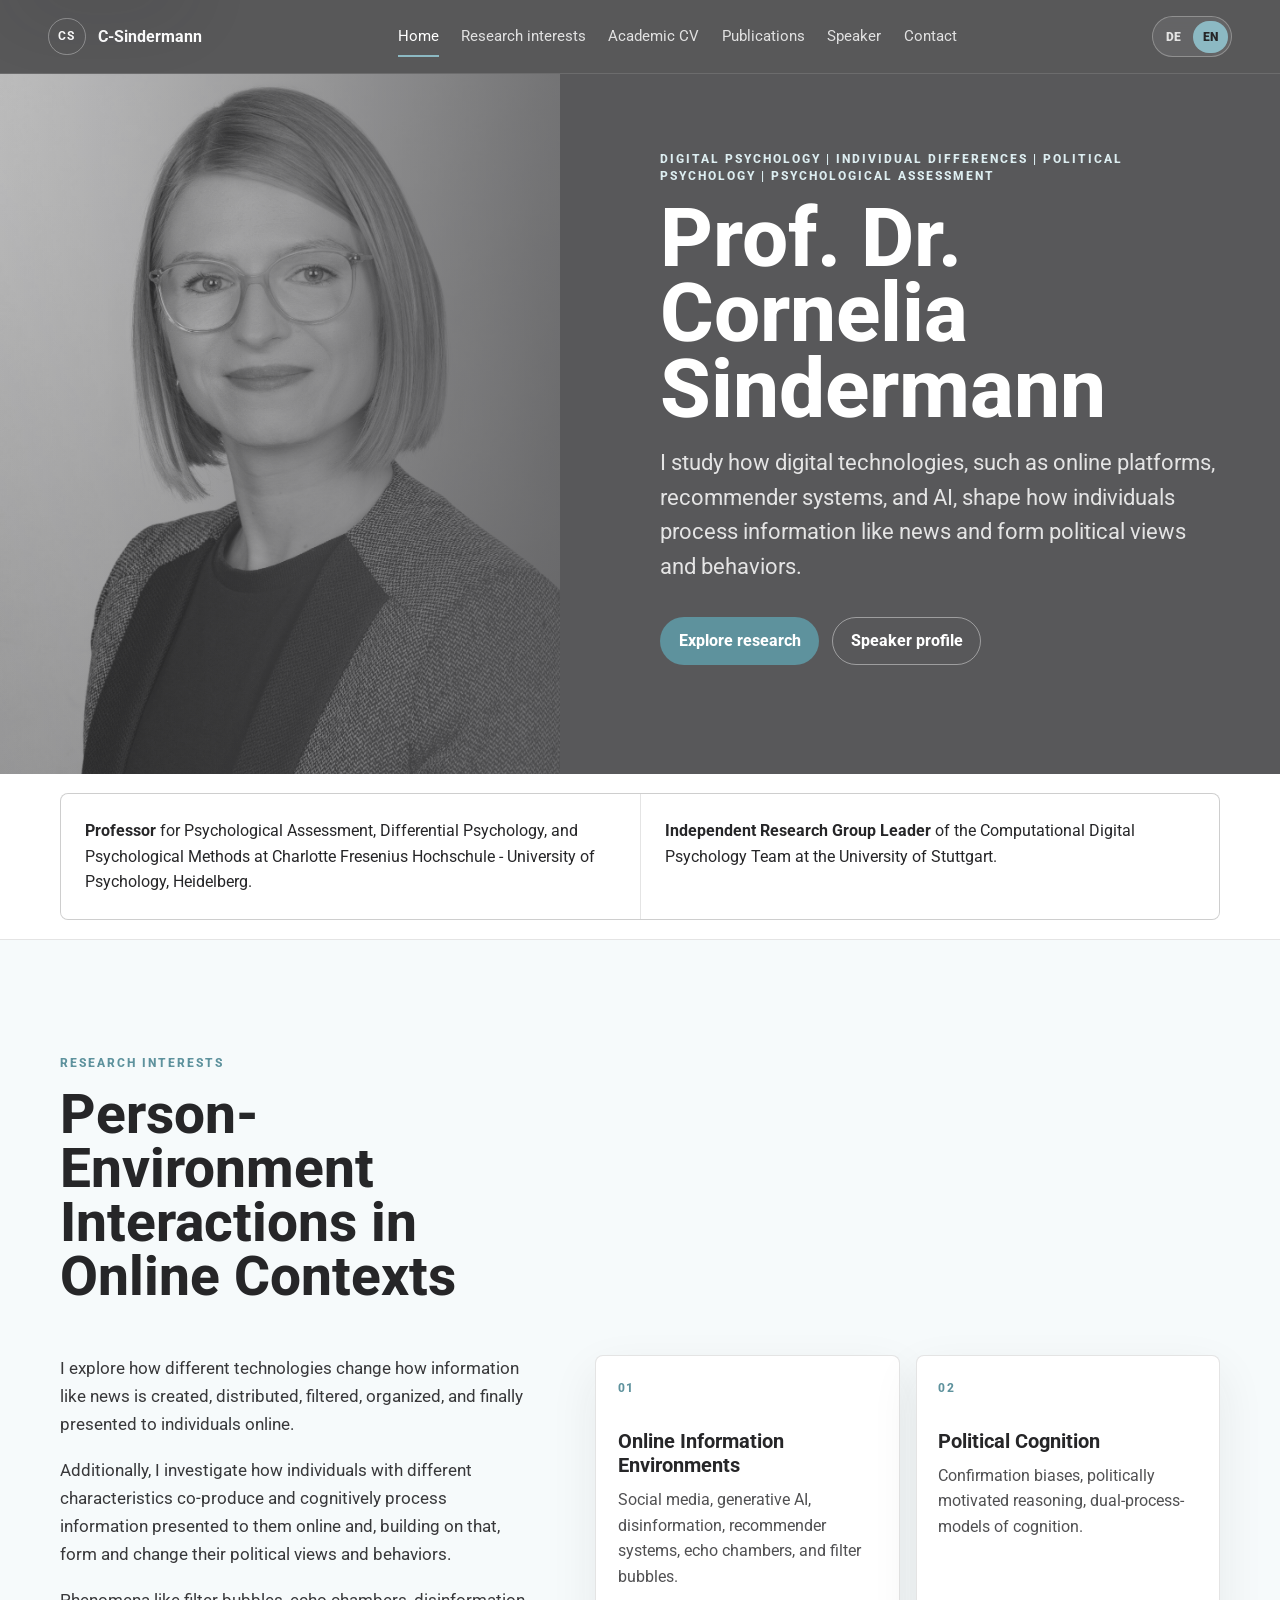
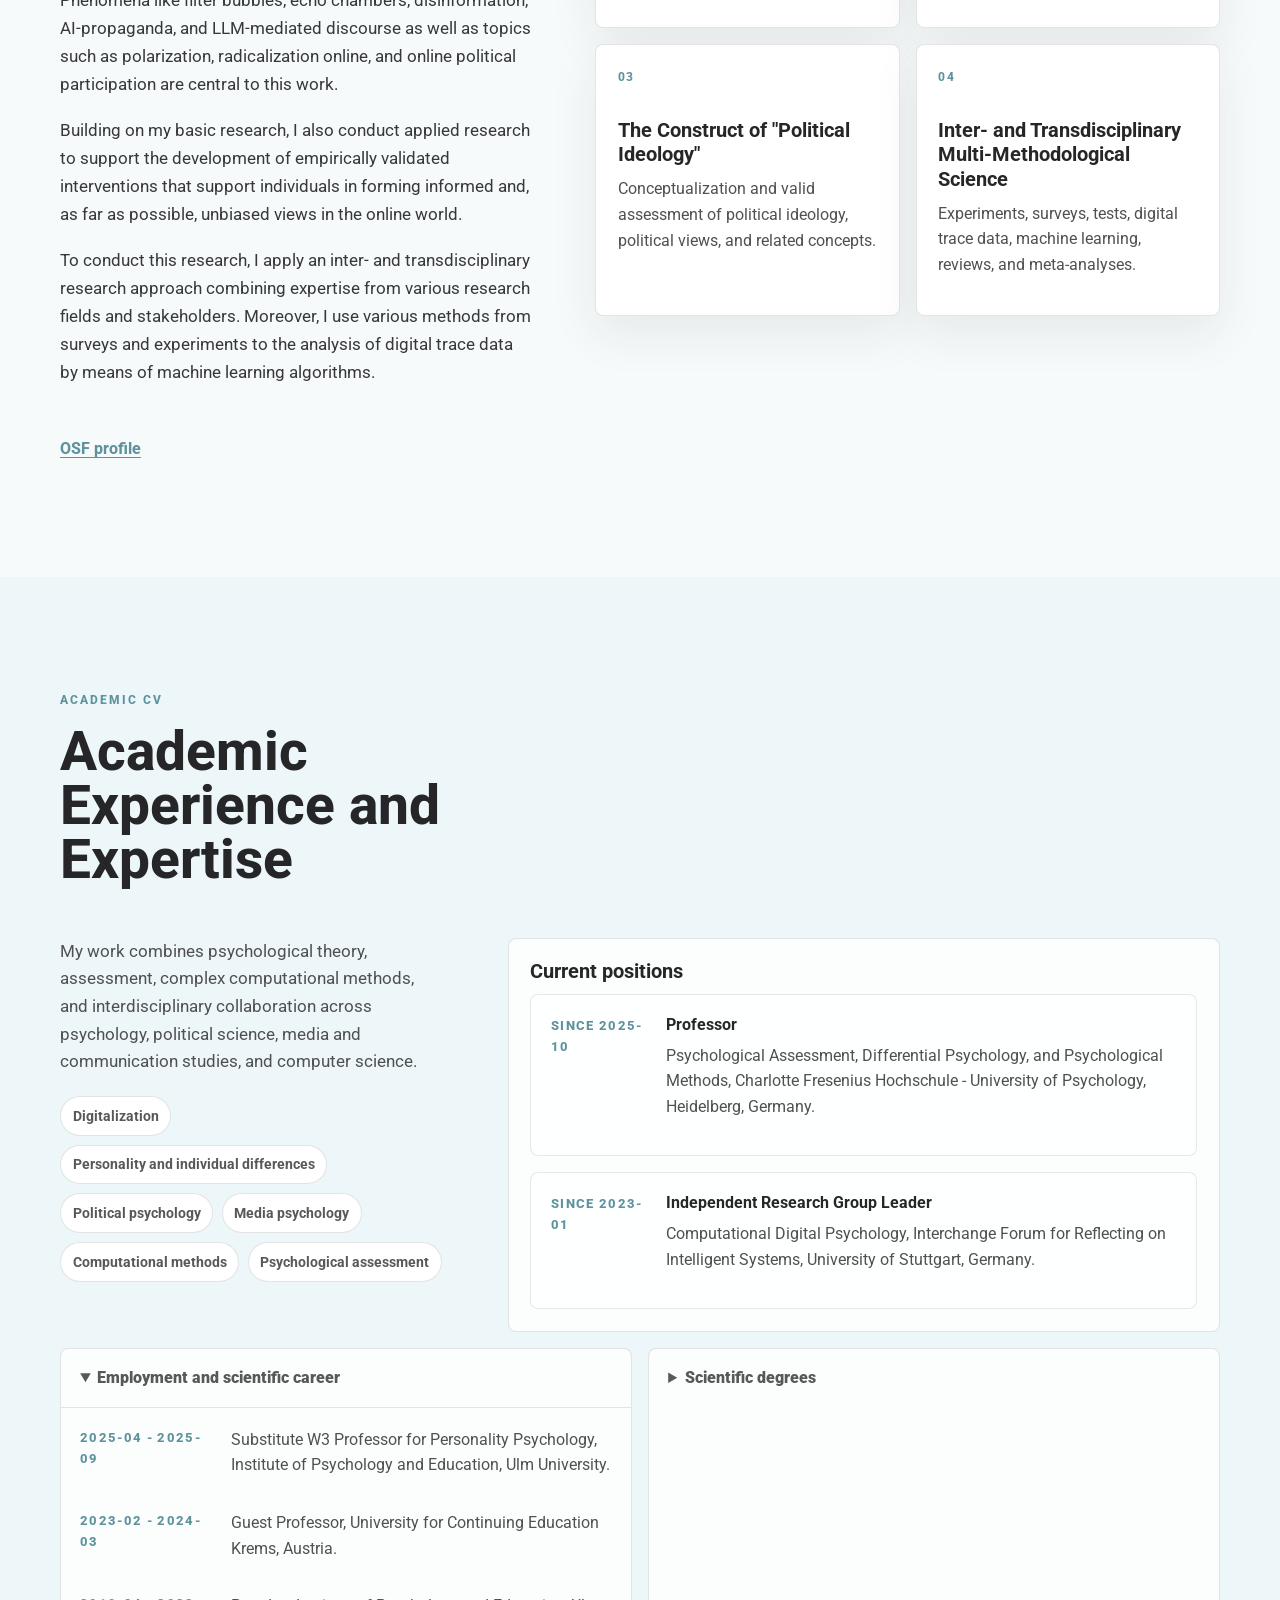
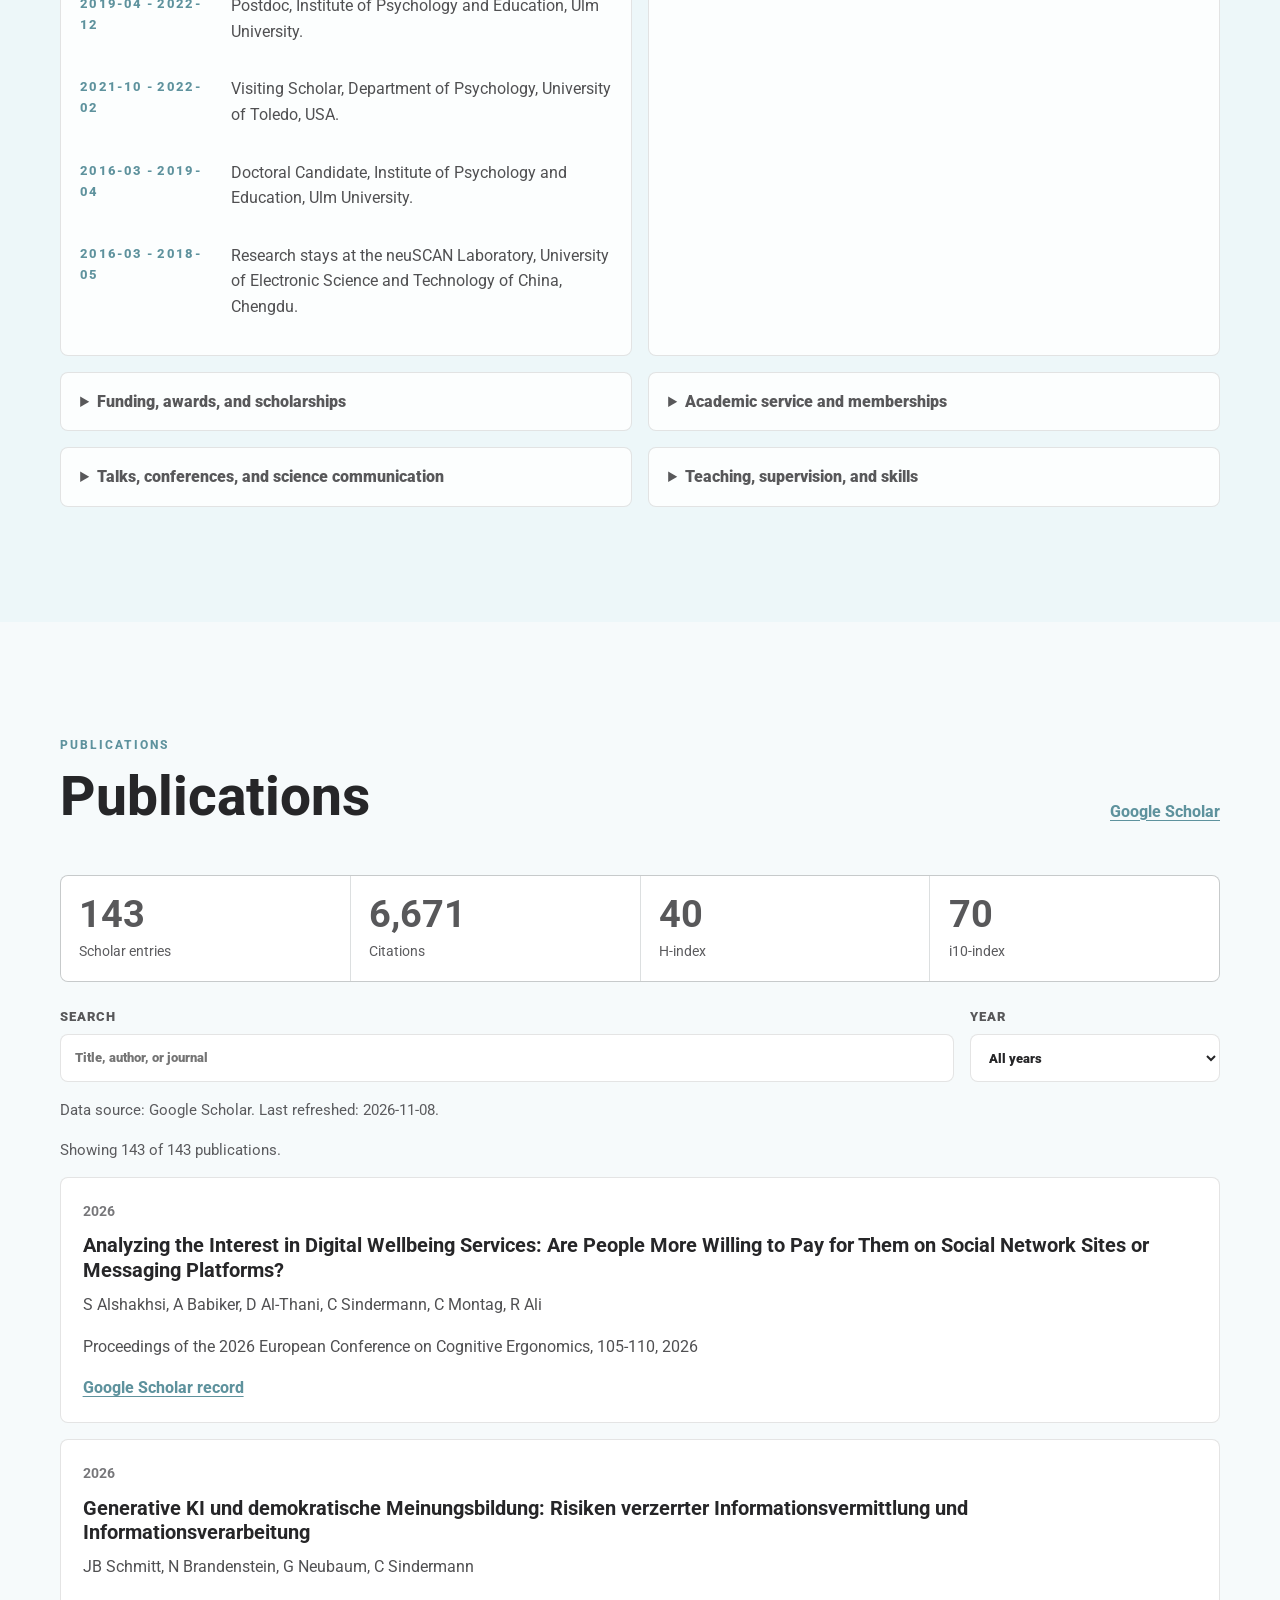
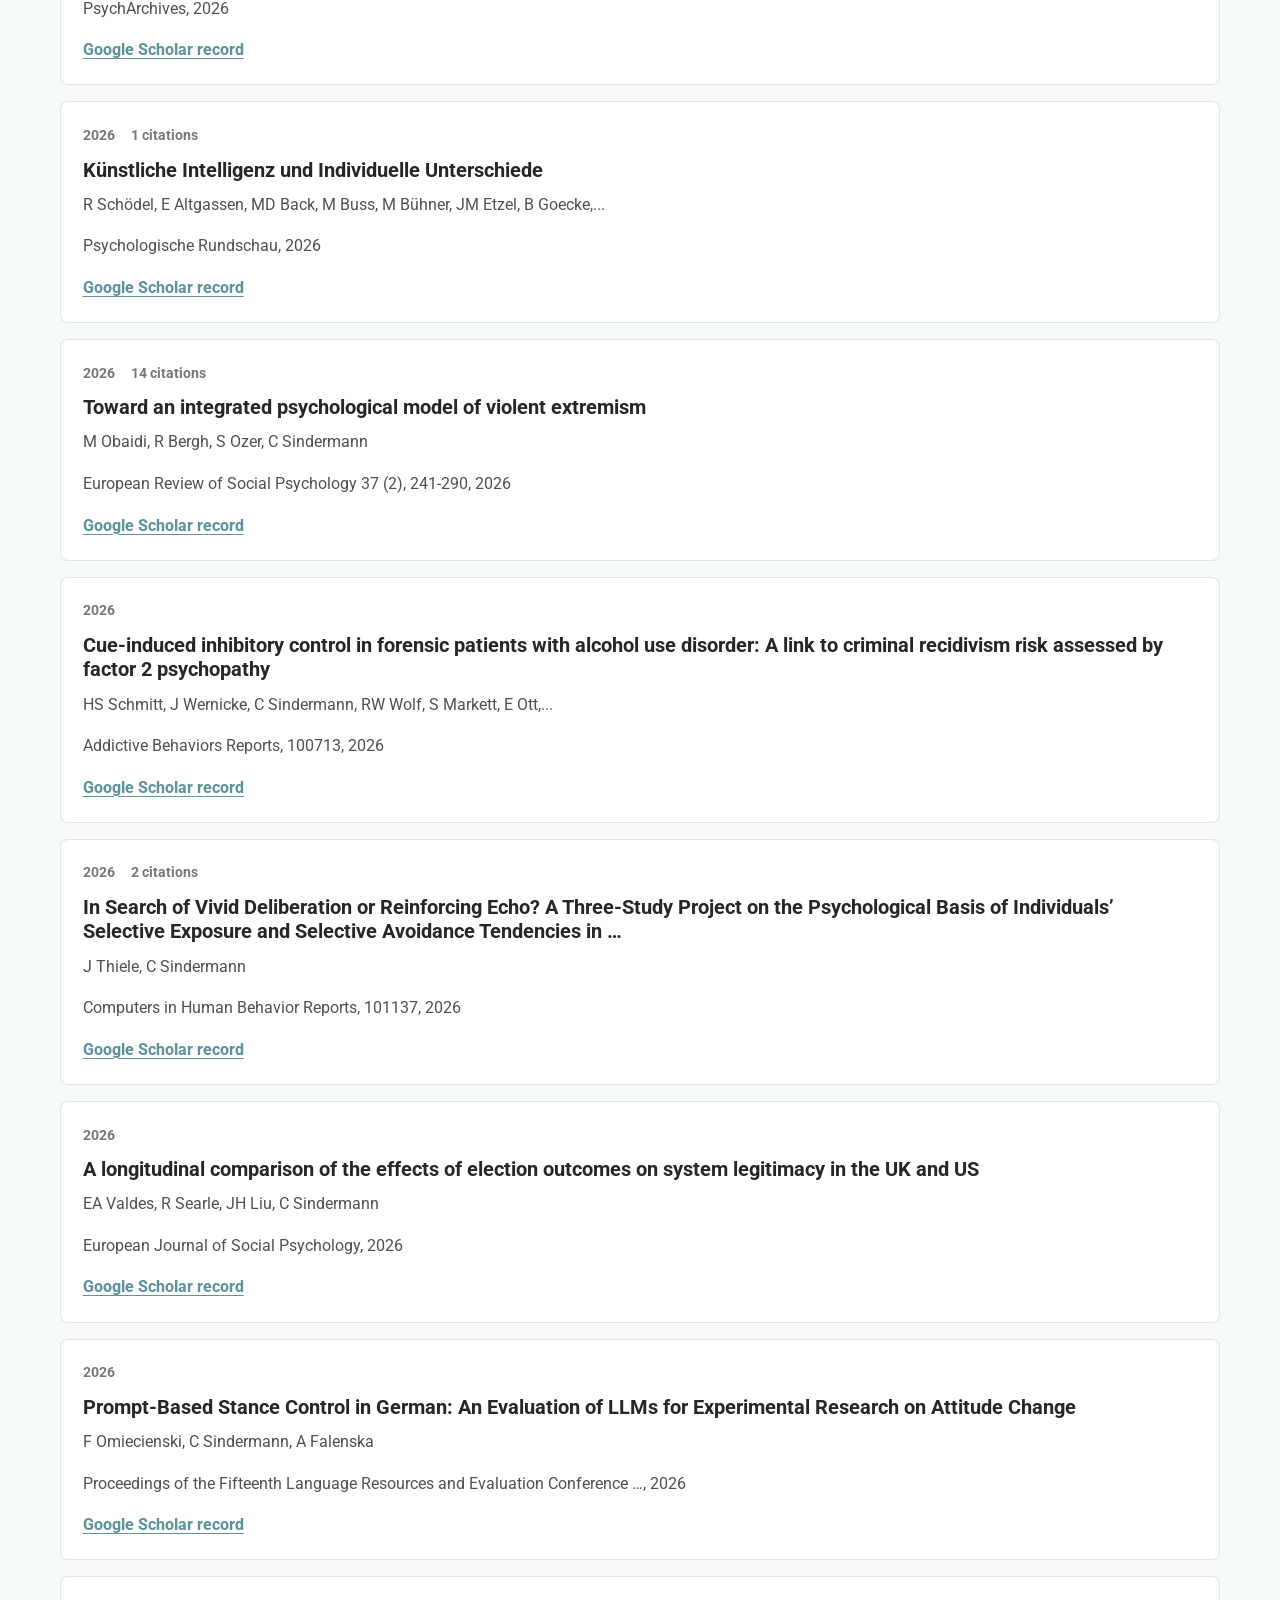
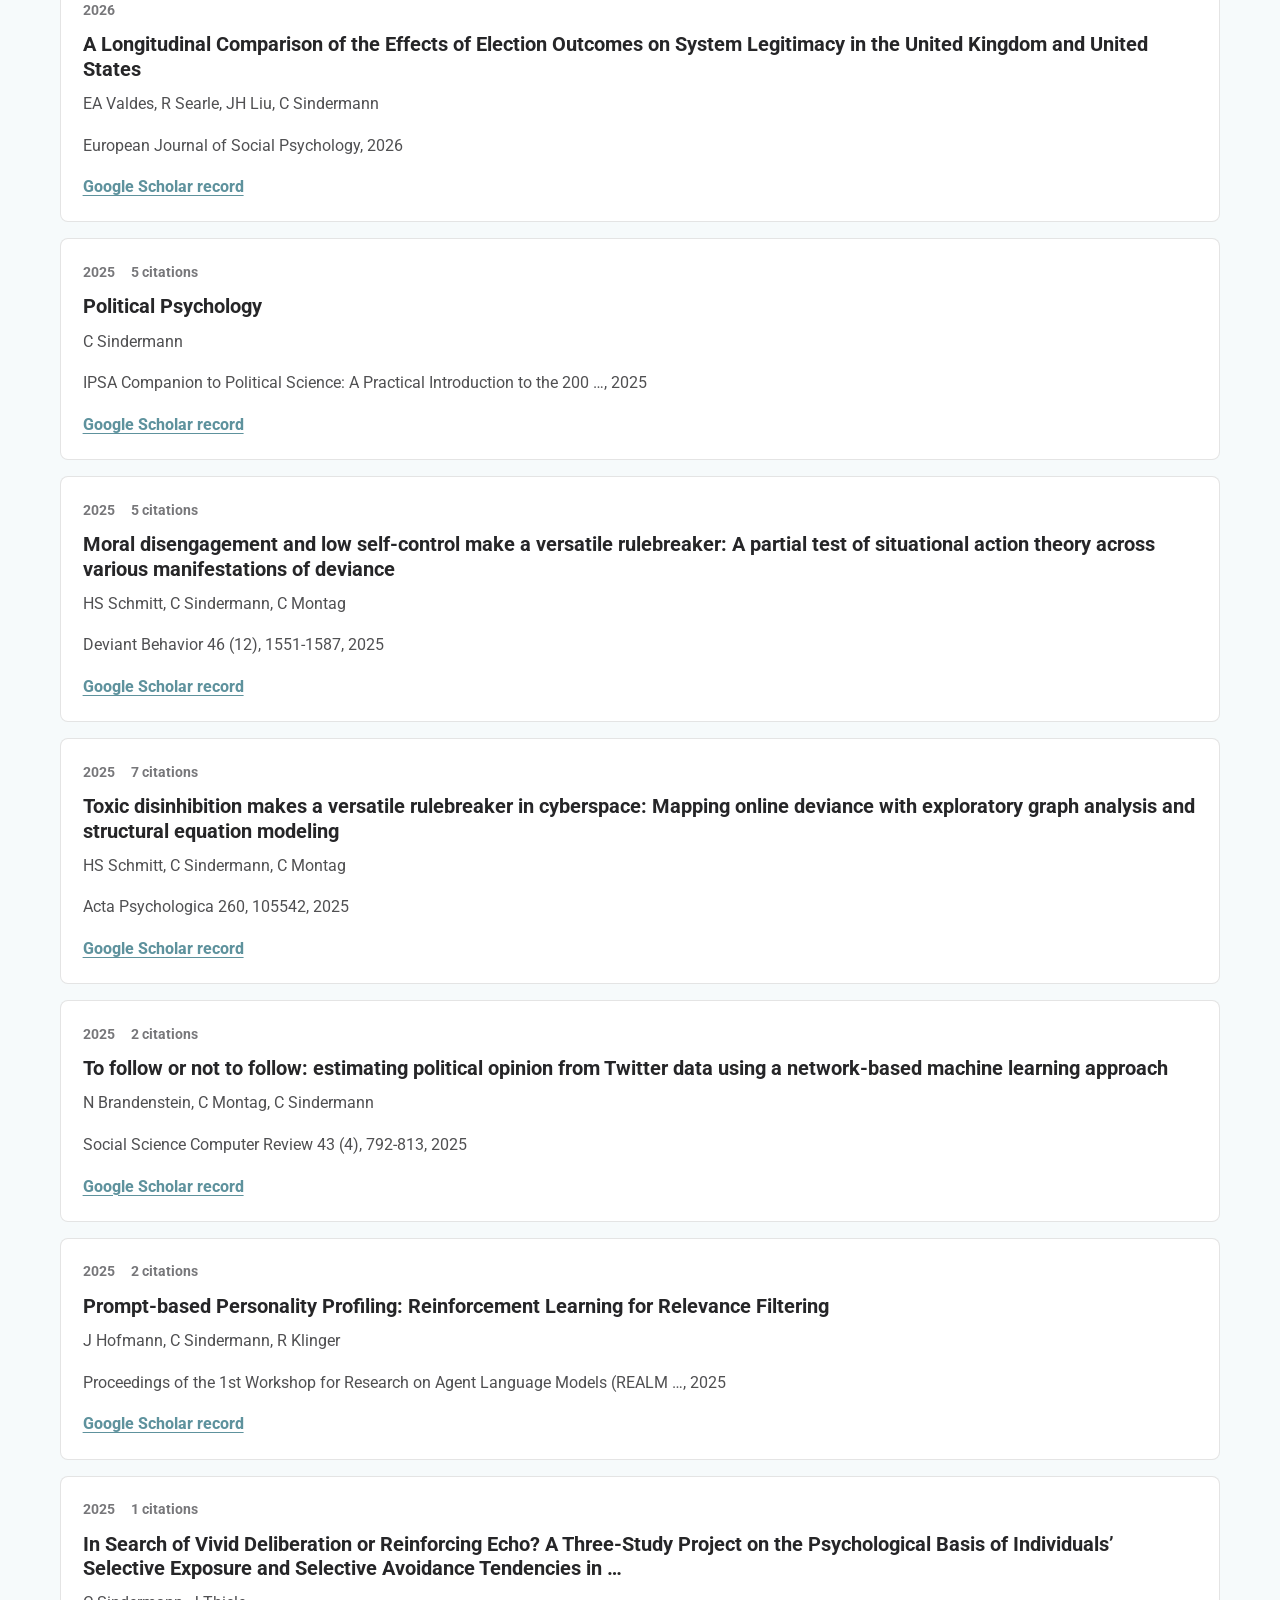
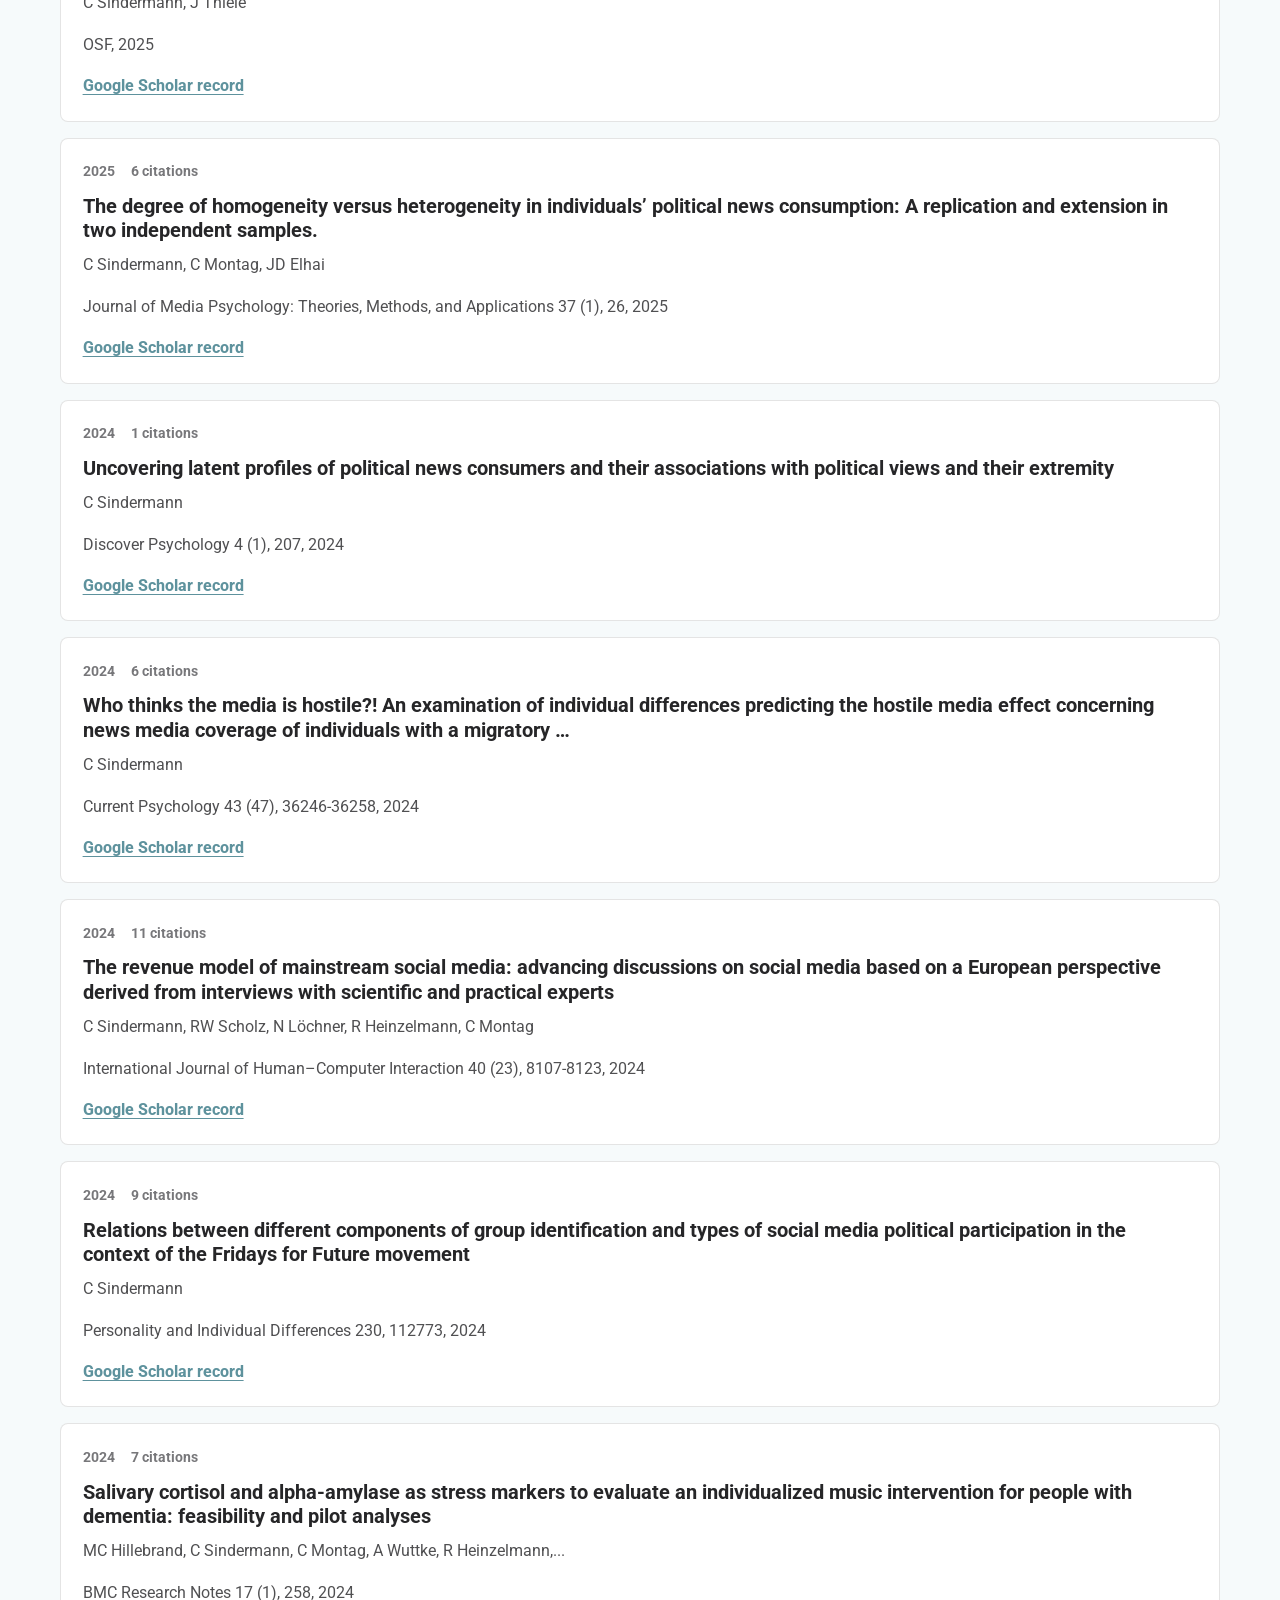
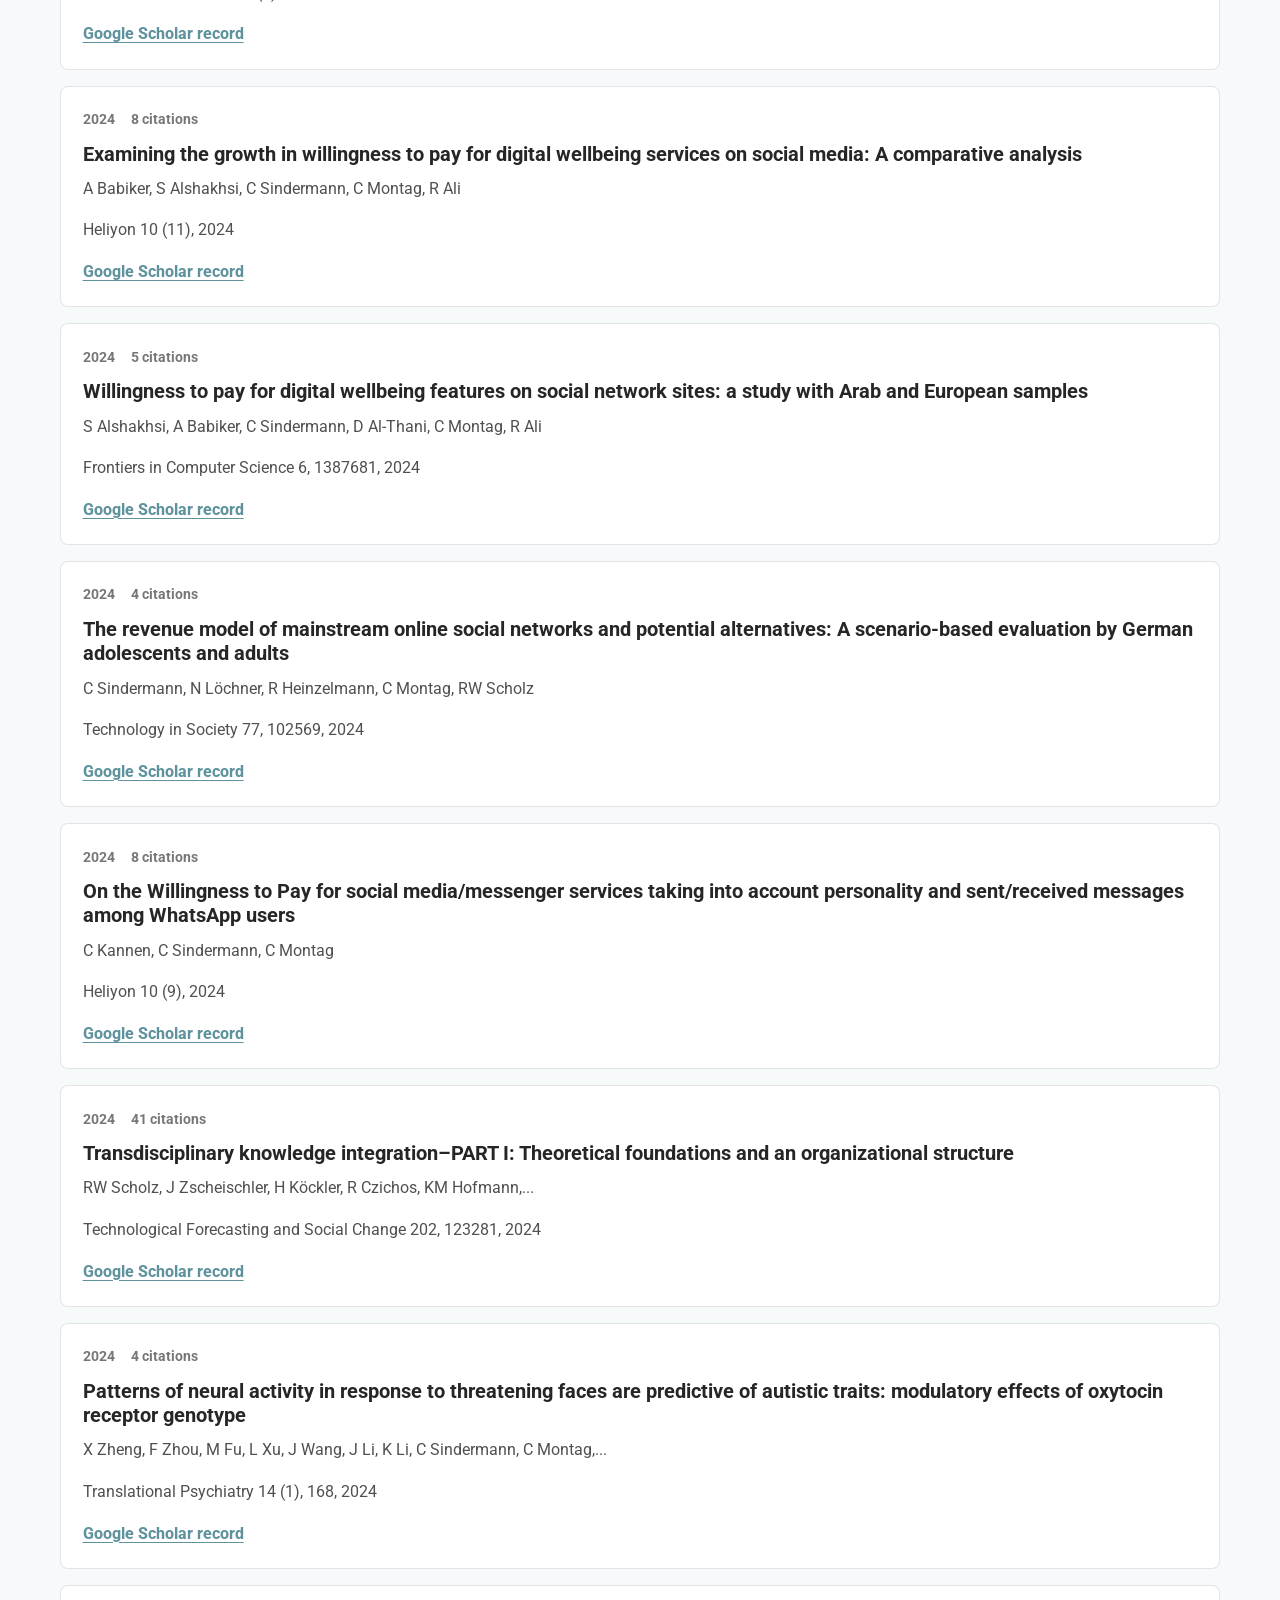
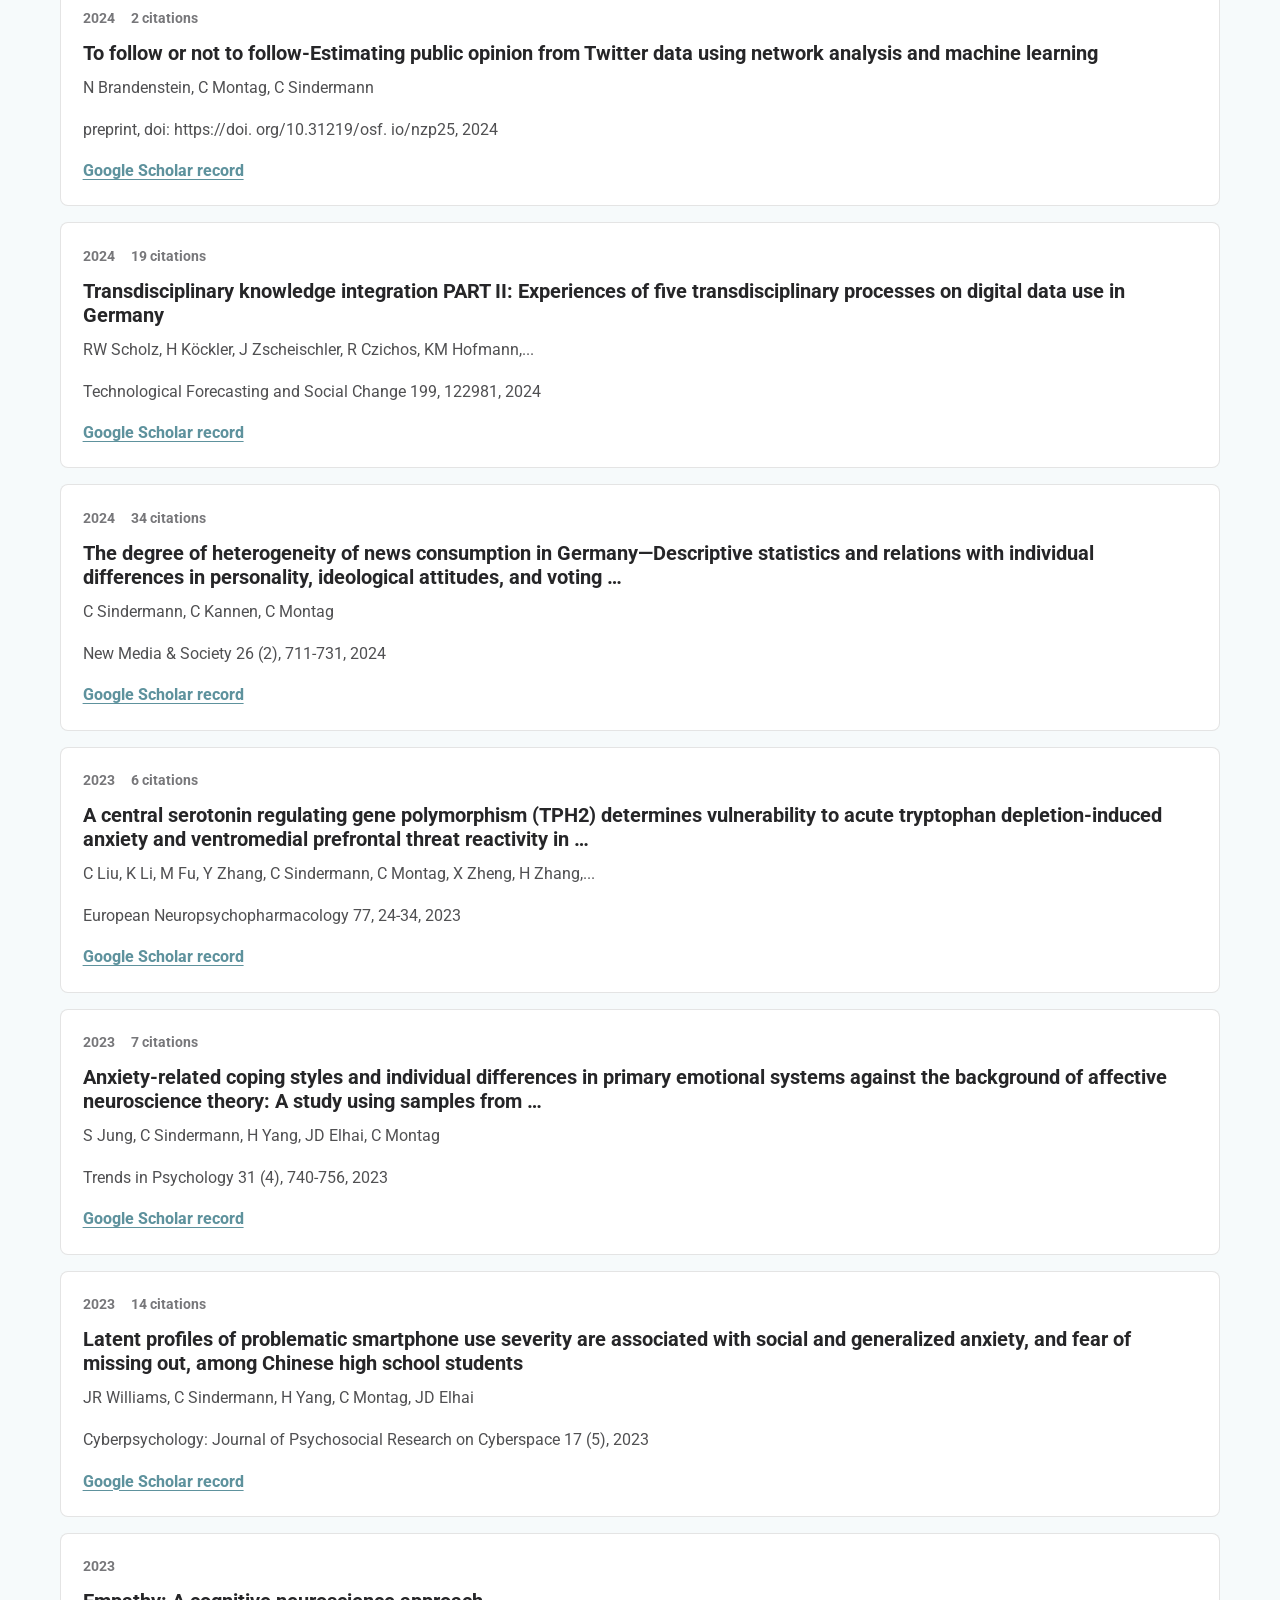
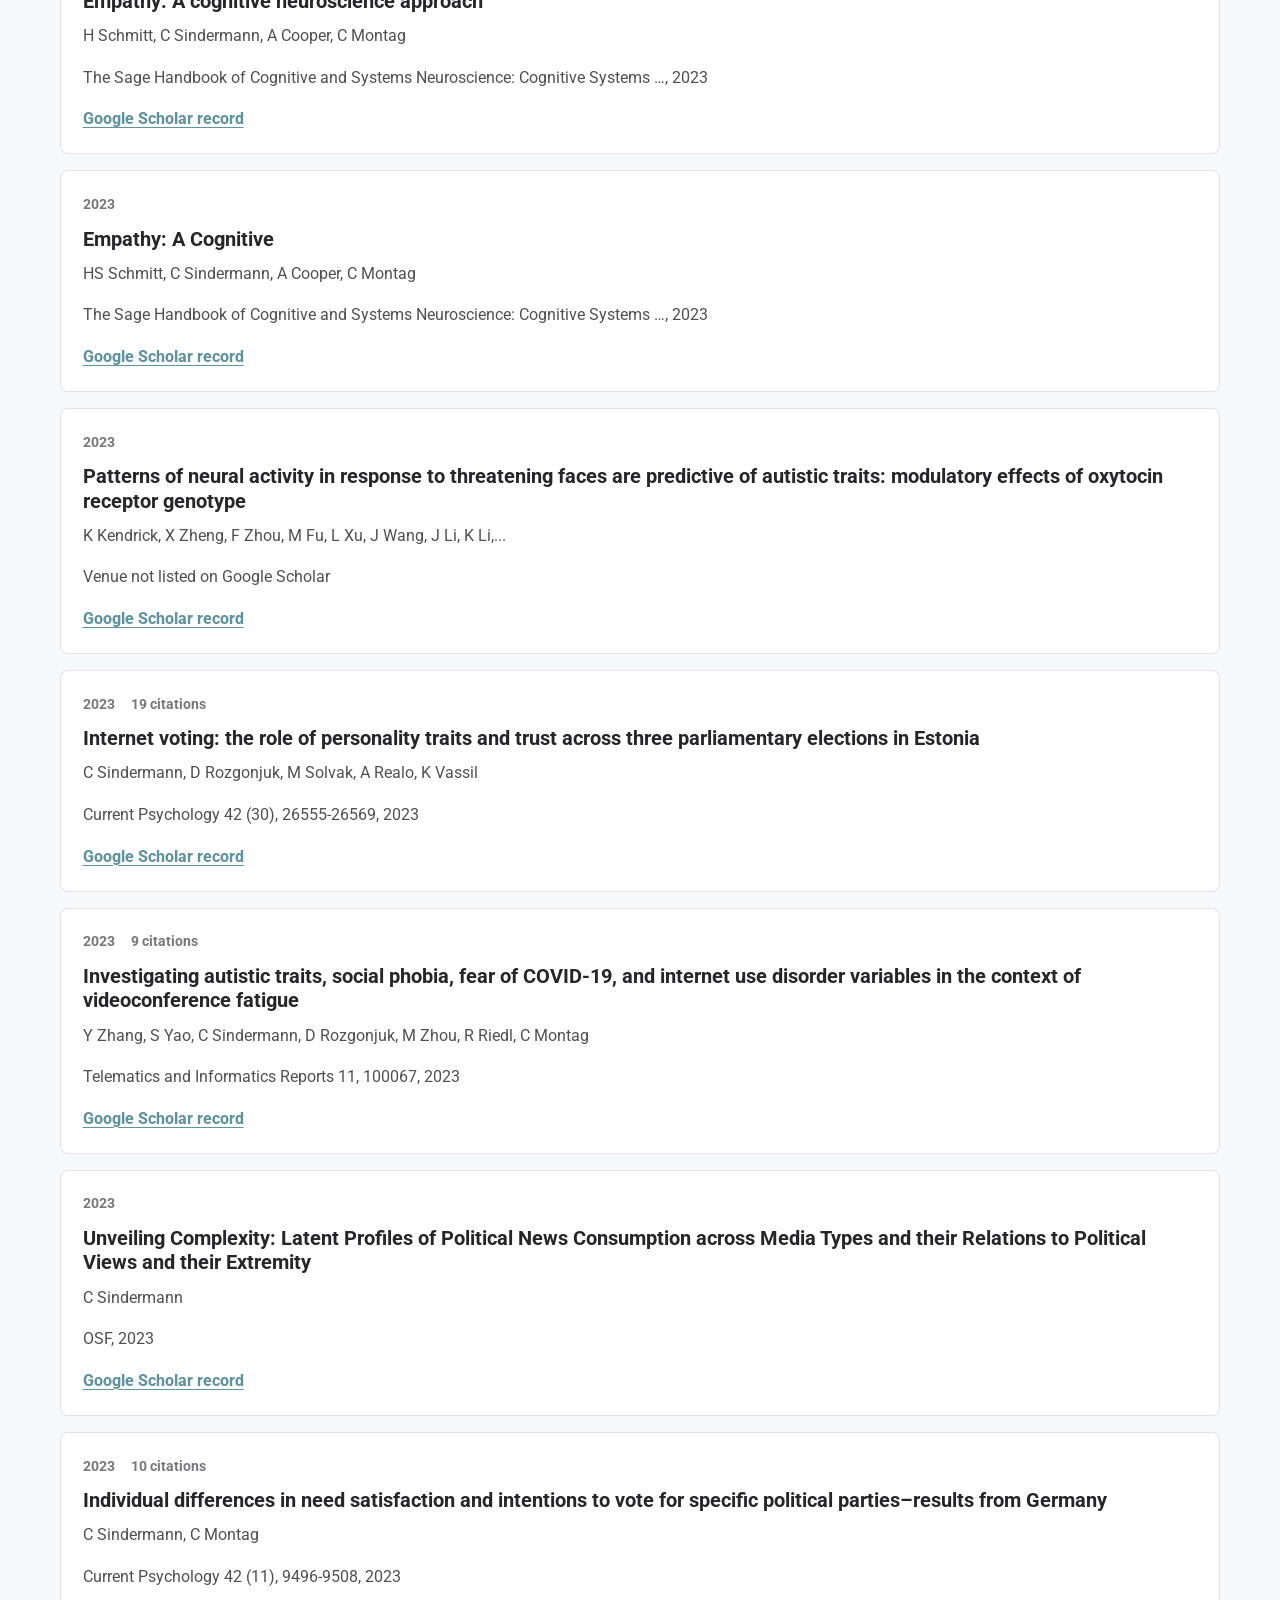
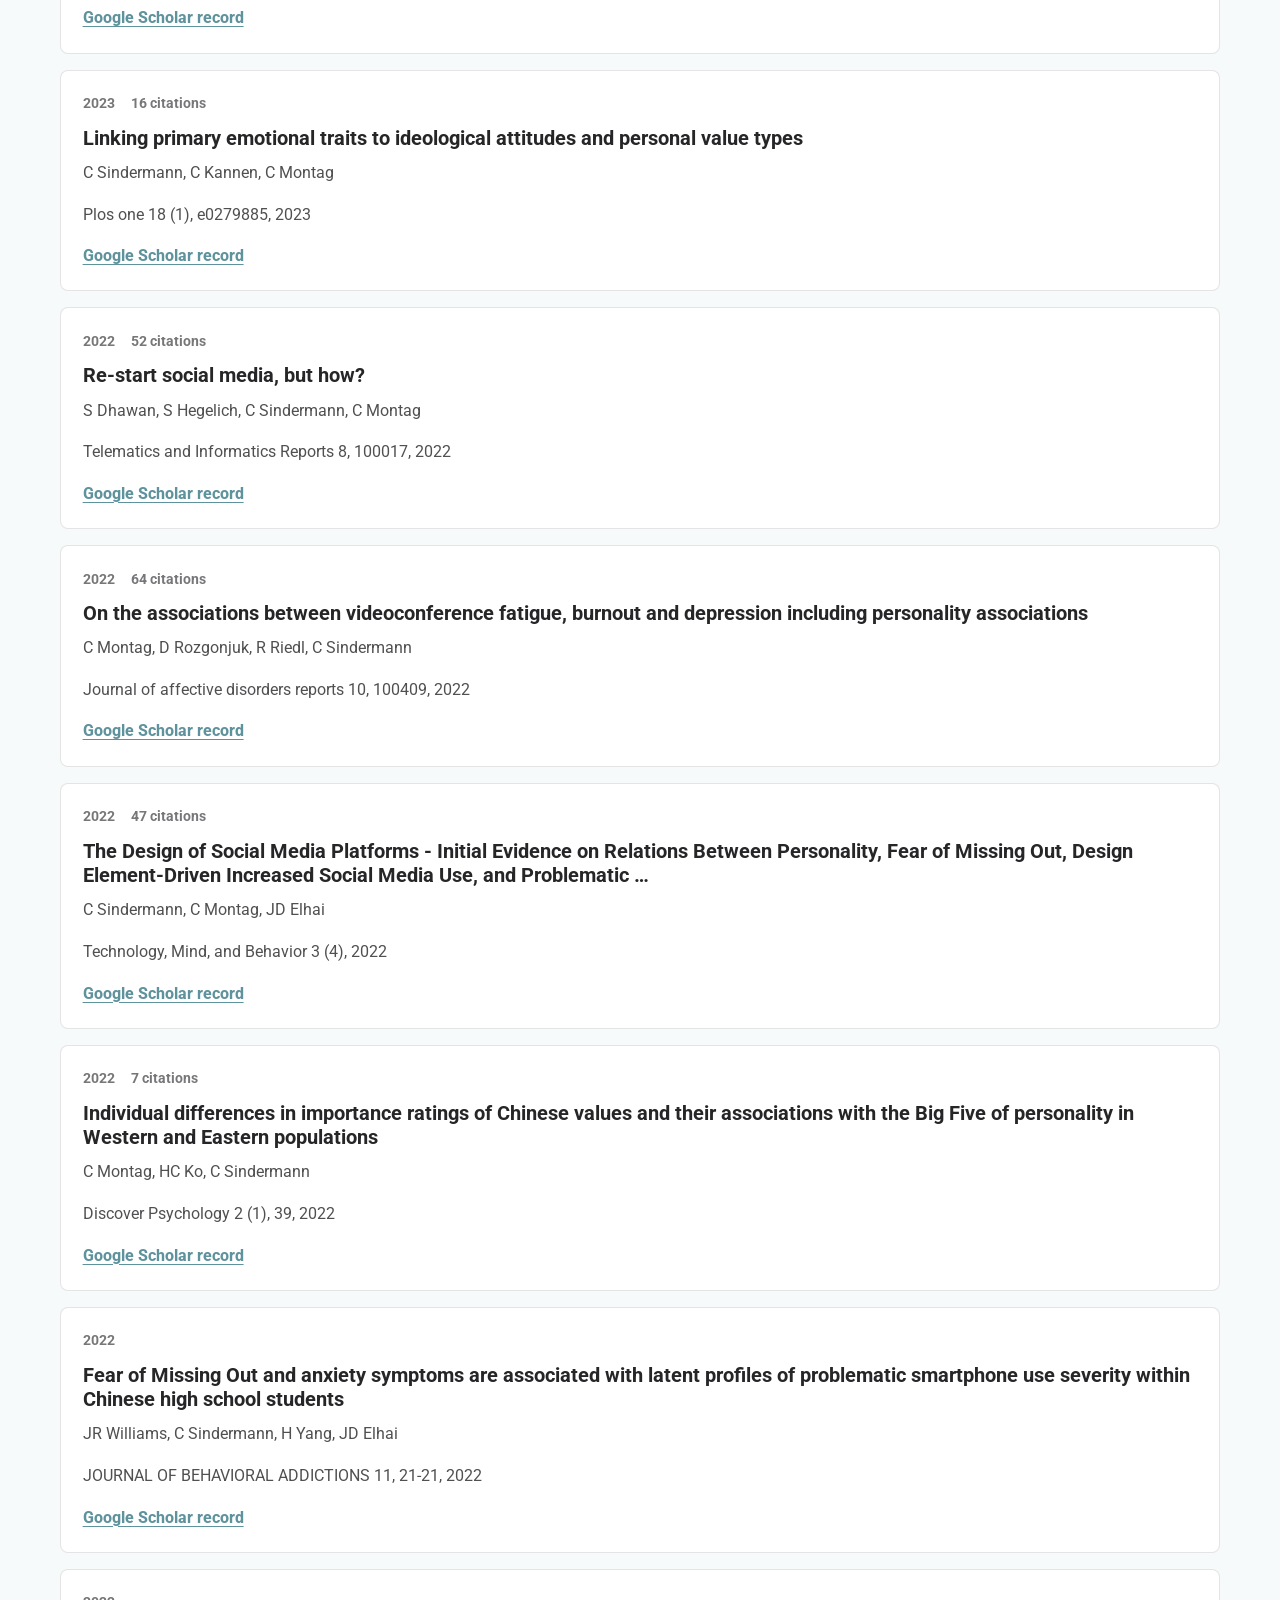
<file: csindermann_website/en/index.html>
<!doctype html>
<html lang="en">
  <head>
    <meta charset="utf-8">
    <meta name="viewport" content="width=device-width, initial-scale=1">
    <title>Prof. Dr. Cornelia Sindermann</title>
    <meta
      name="description"
      content="Prof. Dr. Cornelia Sindermann investigates person-environment interactions in online contexts with a focus on how digital technologies impact political opinion formation and behaviors."
    >
    <meta property="og:title" content="Prof. Dr. Cornelia Sindermann">
    <meta
      property="og:description"
      content="Research, academic CV, publications, speaking topics, and contact information."
    >
    <meta property="og:type" content="website">
    <meta property="og:image" content="../assets/cornelia-sindermann-portrait.jpg">
    <link rel="alternate" hreflang="en" href="../en/">
    <link rel="alternate" hreflang="de" href="../de/">
    <link rel="alternate" hreflang="x-default" href="../en/">
    <link rel="icon" href="../assets/favicon.svg" type="image/svg+xml">
    <link rel="preconnect" href="https://fonts.googleapis.com">
    <link rel="preconnect" href="https://fonts.gstatic.com" crossorigin>
    <link
      href="https://fonts.googleapis.com/css2?family=Roboto:wght@400;500;700;900&display=swap"
      rel="stylesheet"
    >
    <link rel="stylesheet" href="../styles.css">
  </head>
  <body>
    <a class="skip-link" href="#main">Skip to main content</a>

    <header class="site-header" data-header>
      <a class="brand" href="#home" aria-label="Prof. Dr. Cornelia Sindermann home">
        <span class="brand-mark" aria-hidden="true">CS</span>
        <span>C-Sindermann</span>
      </a>

      <nav class="site-nav" id="site-nav" aria-label="Primary navigation">
        <a href="#home">Home</a>
        <a href="#research">Research interests</a>
        <a href="#cv">Academic CV</a>
        <a href="#publications">Publications</a>
        <a href="#speaker">Speaker</a>
        <a href="#contact">Contact</a>
      </nav>

      <div class="header-controls">
        <div class="language-switch" aria-label="Language selection">
          <a href="../de/" hreflang="de" lang="de" data-language-option="de">DE</a>
          <a class="is-active" href="../en/" hreflang="en" lang="en" data-language-option="en" aria-current="true">EN</a>
        </div>

        <button class="menu-toggle" type="button" aria-expanded="false" aria-controls="site-nav">
          <span class="menu-toggle-line"></span>
          <span class="menu-toggle-line"></span>
          <span class="menu-toggle-line"></span>
          <span class="sr-only">Menu</span>
        </button>
      </div>
    </header>

    <main id="main">
      <section class="hero section-dark" id="home" aria-labelledby="home-title">
        <img
          class="hero-photo"
          src="../assets/cornelia-sindermann-portrait.jpg"
          alt="Portrait of Prof. Dr. Cornelia Sindermann"
        >
        <div class="hero-overlay"></div>
        <div class="hero-inner">
          <p class="eyebrow">Digital Psychology | Individual Differences | Political Psychology | Psychological Assessment </p>
          <h1 id="home-title">Prof. Dr. Cornelia Sindermann</h1>
          <p class="hero-lede">
            I study how digital technologies, such as online platforms, recommender systems, and AI, shape how individuals process information like news and form political views and behaviors.
          </p>
          <div class="hero-actions" aria-label="Primary links">
            <a class="button button-primary" href="#research">Explore research</a>
            <a class="button button-secondary" href="#speaker">Speaker profile</a>
          </div>
        </div>
      </section>

      <section class="intro-band" aria-label="Current appointments">
        <div class="intro-grid">
          <p>
            <strong>Professor</strong> for Psychological Assessment, Differential Psychology, and Psychological Methods at Charlotte
            Fresenius Hochschule - University of Psychology, Heidelberg.
          </p>
          <p>
            <strong>Independent Research Group Leader</strong> of the Computational
            Digital Psychology Team at the University of Stuttgart.
          </p>
        </div>
      </section>

      <section class="section" id="research" aria-labelledby="research-title">
        <div class="section-heading">
          <p class="eyebrow">Research interests</p>
          <h2 id="research-title">Person-Environment Interactions in Online Contexts</h2>
        </div>

        <div class="content-grid">
          <div class="prose">
            <p>
              I explore how different technologies change how information like news is created, distributed, filtered, organized, and finally presented to individuals online.
            </p>
            <p>
              Additionally, I investigate how individuals with different characteristics
              co-produce and cognitively process information presented to them online and, building on
              that, form and change their political views and behaviors. 
              </p>
            <p>
              Phenomena like filter bubbles, echo chambers, disinformation, AI-propaganda, and LLM-mediated discourse 
              as well as topics such as polarization, radicalization online, and online political
              participation are central to this work.
            </p>
            <p>
              Building on my basic research, I also conduct applied research to support the development of
              empirically validated interventions that support individuals in forming
              informed and, as far as possible, unbiased views in the online world.
            </p>
            <p>
              To conduct this research, I apply an inter- and transdisciplinary research approach combining expertise
              from various research fields and stakeholders. Moreover, I use various methods from surveys and experiments to
              the analysis of digital trace data by means of machine learning algorithms.
            </p>
          </div>

          <div class="research-cards" aria-label="Research themes">
            <article class="theme-card">
              <span class="theme-number">01</span>
              <h3>Online Information Environments</h3>
              <p>Social media, generative AI, disinformation, recommender systems, echo chambers, and filter bubbles.</p>
            </article>
            <article class="theme-card">
              <span class="theme-number">02</span>
              <h3>Political Cognition</h3>
              <p>Confirmation biases, politically motivated reasoning, dual-process-models of cognition.</p>
            </article>
            <article class="theme-card">
              <span class="theme-number">03</span>
              <h3>The Construct of "Political Ideology"</h3>
              <p>Conceptualization and valid assessment of political ideology, political views, and related concepts.</p>
            </article>
            <article class="theme-card">
              <span class="theme-number">04</span>
              <h3>Inter- and Transdisciplinary Multi-Methodological Science</h3>
              <p>Experiments, surveys, tests, digital trace data, machine learning, reviews, and meta-analyses.</p>
            </article>
          </div>
        </div>

        <div class="inline-links">
          <a href="https://osf.io/xt7pn/#" target="_blank" rel="noopener">OSF profile</a>
        </div>
      </section>

      <section class="section section-muted" id="cv" aria-labelledby="cv-title">
        <div class="section-heading">
          <p class="eyebrow">Academic CV</p>
          <h2 id="cv-title">Academic Experience and Expertise</h2>
        </div>

        <div class="cv-layout">
          <div class="cv-summary">
            <p>
              My work combines psychological theory, assessment, complex computational
              methods, and interdisciplinary collaboration across psychology,
              political science, media and communication studies, and computer science.
            </p>
            <div class="keyword-list" aria-label="Research keywords">
              <span>Digitalization</span>
              <span>Personality and individual differences</span>
              <span>Political psychology</span>
              <span>Media psychology</span>
              <span>Computational methods</span>
              <span>Psychological assessment</span>
            </div>
          </div>

          <div class="cv-panel">
            <h3>Current positions</h3>
            <ol class="timeline">
              <li>
                <span class="timeline-date">Since 2025-10</span>
                <div>
                  <h4>Professor</h4>
                  <p>
                    Psychological Assessment, Differential Psychology,
                    and Psychological Methods, Charlotte Fresenius Hochschule - University of
                    Psychology, Heidelberg, Germany.
                  </p>
                </div>
              </li>
              <li>
                <span class="timeline-date">Since 2023-01</span>
                <div>
                  <h4>Independent Research Group Leader</h4>
                  <p>
                    Computational Digital Psychology, Interchange Forum for
                    Reflecting on Intelligent Systems, University of Stuttgart,
                    Germany.
                  </p>
                </div>
              </li>
            </ol>
          </div>
        </div>

        <div class="cv-details">
          <details class="cv-detail" open>
            <summary>Employment and scientific career</summary>
            <ol class="timeline timeline-compact">
              <li>
                <span class="timeline-date">2025-04 - 2025-09</span>
                <p>
                  Substitute W3 Professor for Personality Psychology, Institute of
                  Psychology and Education, Ulm University.
                </p>
              </li>
              <li>
                <span class="timeline-date">2023-02 - 2024-03</span>
                <p>Guest Professor, University for Continuing Education Krems, Austria.</p>
              </li>
              <li>
                <span class="timeline-date">2019-04 - 2022-12</span>
                <p>
                  Postdoc, Institute of Psychology and Education, Ulm University.
                </p>
              </li>
              <li>
                <span class="timeline-date">2021-10 - 2022-02</span>
                <p>Visiting Scholar, Department of Psychology, University of Toledo, USA.</p>
              </li>
              <li>
                <span class="timeline-date">2016-03 - 2019-04</span>
                <p>Doctoral Candidate, Institute of Psychology and Education, Ulm University.</p>
              </li>
              <li>
                <span class="timeline-date">2016-03 - 2018-05</span>
                <p>
                  Research stays at the neuSCAN Laboratory, University of
                  Electronic Science and Technology of China, Chengdu.
                </p>
              </li>
            </ol>
          </details>

          <details class="cv-detail">
            <summary>Scientific degrees</summary>
            <ol class="timeline timeline-compact">
              <li>
                <span class="timeline-date">2019-04</span>
                <p>
                  Doctor rerum naturalium, Ulm University, summa cum laude. Thesis:
                  "Multi-methodological examination of individual differences in
                  antisocial personality traits and behaviors."
                </p>
              </li>
              <li>
                <span class="timeline-date">2016-03</span>
                <p>Master of Science in Psychology, Ulm University.</p>
              </li>
              <li>
                <span class="timeline-date">2014-10</span>
                <p>Bachelor of Science in Psychology, Ulm University.</p>
              </li>
            </ol>
          </details>

          <details class="cv-detail">
            <summary>Funding, awards, and scholarships</summary>
            <ul class="cv-list">
              <li>
                Independent research group at the University of Stuttgart, funded
                by the Ministerium fuer Wissenschaft, Forschung und Kunst
                Baden-Wuerttemberg, approximately 650,000 EUR, 2023-01 - 2026-12.
              </li>
              <li>
                Project funding from the Vodafone Foundation Germany on social
                media trade-offs in adolescents, 51,915 EUR, 2020-12 - 2022-02.
              </li>
              <li>
                Funding from the Graduate and Professional Training Centre Ulm on
                profiles of news consumers, 9,935 EUR, 2022-07 - 2022-12.
              </li>
              <li>
                Additional funding via DAAD travel and postdoctoral research funding, 
                teaching bonus at Ulm University, and doctoral scholarship from the Studienstiftung
                des Deutschen Volkes.
              </li>
            </ul>
          </details>

          <details class="cv-detail">
            <summary>Academic service and memberships</summary>
            <ul class="cv-list">
              <li>
                Reviewer for about 70 international peer-reviewed journals, conferences,
                and research funding bodies.
              </li>
              <li>
                Editor at advances.in/psychology, SAGE Open, and Journal of Media
                Psychology; co-editor of the book series Politische Psychologie.
              </li>
              <li>
                Organization of scientific events including the Support for
                Democracy Symposium, the 16th ACM Web Science Conference, and the
                conference of the DPPD division of the German Psychological Association.
              </li>
              <li>
                Currently organizing committee member of the German Political Psychology
                Network and Co-Chair of IPSA Research Committee 29: Political
                Psychology, 2023-2025.
              </li>
            </ul>
          </details>

          <details class="cv-detail">
            <summary>Talks, conferences, and science communication</summary>
            <ul class="cv-list">
              <li>
                Invited research talks at various Universities, including
                Ludwig Maximilians University Munich,
                Heidelberg University, and the University of Bern.
              </li>
              <li>
                Active participation in numerous international and national scientific
                conferences.
              </li>
              <li>
                Science communication through the "Made in Science" podcast, participation in
                "I'm a Scientist", writing of media articles, radio interviews, and multistakeholder discussions.
              </li>
            </ul>
          </details>

          <details class="cv-detail">
            <summary>Teaching, supervision, and skills</summary>
            <ul class="cv-list">
              <li>
                Teaching since 2018: lectures, seminars, empirical practice
                courses, project seminars, and transdisciplinary field research
                training.
              </li>
              <li>
                Supervision of Bachelor and Master theses, as well as Ph.D.
                theses.
              </li>
              <li>Languages: German native, English C2.</li>
            </ul>
          </details>
        </div>
      </section>

      <section class="section" id="publications" aria-labelledby="publications-title">
        <div class="section-heading section-heading-row">
          <div>
            <p class="eyebrow">Publications</p>
            <h2 id="publications-title">Publications</h2>
          </div>
          <a
            class="text-link"
            href="https://scholar.google.com/citations?user=ymA6CQMAAAAJ&hl=de&oi=ao"
            target="_blank"
            rel="noopener"
          >
            Google Scholar
          </a>
        </div>

        <div class="metrics" aria-label="Publication metrics from Google Scholar">
          <div><strong data-metric="publicationCount">137</strong><span>Scholar entries</span></div>
          <div><strong data-metric="citationsAll">6,057</strong><span>Citations</span></div>
          <div><strong data-metric="hIndexAll">38</strong><span>H-index</span></div>
          <div><strong data-metric="i10IndexAll">66</strong><span>i10-index</span></div>
        </div>

        <div class="publication-tools" aria-label="Publication filters">
          <label>
            <span>Search</span>
            <input id="publication-search" type="search" placeholder="Title, author, or journal">
          </label>
          <label>
            <span>Year</span>
            <select id="publication-year">
              <option value="">All years</option>
            </select>
          </label>
        </div>

        <p class="publication-meta" id="publication-meta">
          Data source: Google Scholar. Last refreshed: 2026-05-29.
        </p>
        <p class="publication-count" id="publication-count">Loading publications.</p>

        <div class="publication-list" id="publication-list" aria-live="polite">
          <article class="publication">
            <p class="publication-year">2026</p>
            <h3>A Longitudinal Comparison of the Effects of Election Outcomes on System Legitimacy in the United Kingdom and United States</h3>
            <p>EA Valdes, R Searle, JH Liu, C Sindermann</p>
            <p>European Journal of Social Psychology, 2026</p>
          </article>
        </div>

        <noscript>
          <p class="publication-meta">
            JavaScript is required to render the full local publication data file.
            The Google Scholar profile remains available through the link above.
          </p>
        </noscript>
      </section>

      <section class="section section-dark speaker-section" id="speaker" aria-labelledby="speaker-title">
        <div class="section-heading">
          <p class="eyebrow">Speaker</p>
          <h2 id="speaker-title">Talks on Digitalization, Cognition, and Democracy</h2>
        </div>

        <div class="speaker-grid">
          <div class="speaker-copy">
            <p>
              I am available for keynote talks, invited research lectures, panels,
              workshops, interviews, and media background conversations on how digital
              technologies shape information processing, political views, and
              behaviors.
            </p>
            <a class="button button-secondary" href="#contact">Invite me to speak</a>
          </div>

          <div class="topic-list" aria-label="Speaker topics">
            <article>
              <h3>Filter Bubbles and Echo Chambers</h3>
              <p>What we really know about how online recommender systems impact political views and behaviors.</p>
            </article>
            <article>
              <h3>LLMs and Political Discourse</h3>
              <p>How large language models may change political conversation, persuasion, and discourse - and its consequences.</p>
            </article>
            <article>
              <h3>Social Media (Virtual) Political Influencers</h3>
              <p>How human and AI-controlled political influencers impact political views of their followers.</p>
            </article>
            <article>
              <h3>Disinformation and Fake News</h3>
              <p>Psychological mechanisms behind susceptibility, resistance, and downstream effects of disinformation.</p>
            </article>

          </div>
        </div>
      </section>

      <section class="section contact-section" id="contact" aria-labelledby="contact-title">
        <div class="section-heading">
          <p class="eyebrow">Contact</p>
          <h2 id="contact-title">Get in Touch</h2>
        </div>

        <div class="contact-grid">
          <div>
            <p class="contact-lede">
              For research collaborations, speaking invitations, media requests,
              or academic correspondence, please use this email address:
            </p>
            <p>
            <b>contact[at]c-sindermann.com</b>
            </p>
          </div>

          <div class="social-links" aria-label="Social media links">
            <a
              href="https://www.linkedin.com/in/cornelia-sindermann-28ab661aa/"
              target="_blank"
              rel="noopener"
            >
              LinkedIn
            </a>
            <a
              href="https://bsky.app/profile/csindermann.bsky.social"
              target="_blank"
              rel="noopener"
            >
              Bluesky
            </a>
            <a href="https://osf.io/xt7pn/#" target="_blank" rel="noopener">OSF</a>
            <a
              href="https://scholar.google.com/citations?user=ymA6CQMAAAAJ&hl=de&oi=ao"
              target="_blank"
              rel="noopener"
            >
              Scholar
            </a>
          </div>
        </div>
      </section>
    </main>

    <footer class="site-footer">
      <p>Prof. Dr. Cornelia Sindermann</p>
      <p>contact[at]c-sindermann.com</p>
    </footer>

    <script src="../script.js" data-publications-url="../data/publications.json" data-language="en"></script>
  </body>
</html>
</file>
<file: csindermann_website/styles.css>
:root {
  --charcoal: #58585a;
  --charcoal-rgb: 88, 88, 90;
  --ink: #262628;
  --paper: #f6fafb;
  --white: #ffffff;
  --aqua: #8cb9c3;
  --aqua-deep: #5e929d;
  --aqua-light: #dcedf0;
  --aqua-soft: #edf7f9;
  --gray-light: #e8e8e9;
  --gray-mid: #77777a;
  --line: rgba(88, 88, 90, 0.16);
  --shadow: 0 24px 70px rgba(38, 38, 40, 0.14);
  --max-width: 1160px;
  --header-height: 74px;
}

*,
*::before,
*::after {
  box-sizing: border-box;
}

html {
  scroll-behavior: smooth;
}

[id] {
  scroll-margin-top: calc(var(--header-height) + 1rem);
}

body {
  margin: 0;
  background: var(--paper);
  color: var(--ink);
  font-family:
    "Roboto", Arial, ui-sans-serif, system-ui, -apple-system, BlinkMacSystemFont,
    "Segoe UI", sans-serif;
  line-height: 1.6;
  text-rendering: optimizeLegibility;
}

body.nav-open {
  overflow: hidden;
}

img {
  display: block;
  max-width: 100%;
}

a {
  color: inherit;
}

:focus-visible {
  outline: 3px solid rgba(140, 185, 195, 0.55);
  outline-offset: 4px;
}

.skip-link {
  position: fixed;
  top: 12px;
  left: 12px;
  z-index: 100;
  transform: translateY(-150%);
  background: var(--white);
  color: var(--ink);
  padding: 0.7rem 1rem;
  border-radius: 999px;
  box-shadow: var(--shadow);
  transition: transform 180ms ease;
}

.skip-link:focus {
  transform: translateY(0);
}

.sr-only {
  position: absolute;
  width: 1px;
  height: 1px;
  padding: 0;
  margin: -1px;
  overflow: hidden;
  clip: rect(0, 0, 0, 0);
  white-space: nowrap;
  border: 0;
}

.site-header {
  position: fixed;
  inset: 0 0 auto;
  z-index: 20;
  height: var(--header-height);
  display: flex;
  align-items: center;
  justify-content: space-between;
  gap: 1.5rem;
  padding: 0 clamp(1rem, 4vw, 3rem);
  color: var(--white);
  background: rgba(var(--charcoal-rgb), 0.92);
  backdrop-filter: blur(16px);
  border-bottom: 1px solid rgba(255, 255, 255, 0.12);
}

.brand {
  display: inline-flex;
  align-items: center;
  gap: 0.75rem;
  text-decoration: none;
  font-weight: 700;
}

.brand-mark {
  display: grid;
  place-items: center;
  width: 2.35rem;
  height: 2.35rem;
  border: 1px solid rgba(255, 255, 255, 0.34);
  border-radius: 50%;
  font-size: 0.75rem;
  letter-spacing: 0.08em;
}

.header-controls {
  display: inline-flex;
  align-items: center;
  gap: 0.75rem;
}

.language-switch {
  display: inline-flex;
  align-items: center;
  gap: 0.15rem;
  padding: 0.2rem;
  border: 1px solid rgba(255, 255, 255, 0.28);
  border-radius: 999px;
  background: rgba(255, 255, 255, 0.08);
}

.language-switch a {
  display: inline-flex;
  align-items: center;
  justify-content: center;
  min-width: 2.15rem;
  min-height: 2rem;
  padding: 0.32rem 0.55rem;
  border-radius: 999px;
  color: var(--white);
  font-size: 0.78rem;
  font-weight: 900;
  text-decoration: none;
  opacity: 0.82;
}

.language-switch a:hover,
.language-switch a.is-active {
  background: var(--aqua);
  color: var(--ink);
  opacity: 1;
}

.site-nav {
  display: flex;
  align-items: center;
  gap: clamp(0.8rem, 2vw, 1.4rem);
  font-size: 0.92rem;
}

.site-nav a {
  position: relative;
  text-decoration: none;
  opacity: 0.82;
  transition:
    color 180ms ease,
    opacity 180ms ease;
}

.site-nav a::after {
  position: absolute;
  right: 0;
  bottom: -0.55rem;
  left: 0;
  height: 2px;
  content: "";
  background: var(--aqua);
  transform: scaleX(0);
  transform-origin: center;
  transition: transform 180ms ease;
}

.site-nav a:hover,
.site-nav a.is-active {
  opacity: 1;
}

.site-nav a.is-active::after {
  transform: scaleX(1);
}

.menu-toggle {
  display: none;
  width: 2.75rem;
  height: 2.75rem;
  border: 1px solid rgba(255, 255, 255, 0.28);
  border-radius: 50%;
  background: transparent;
  color: var(--white);
  cursor: pointer;
}

.menu-toggle-line {
  display: block;
  width: 1.1rem;
  height: 2px;
  margin: 4px auto;
  background: currentColor;
}

.section {
  padding: clamp(4.5rem, 9vw, 7.5rem) clamp(1rem, 4vw, 3rem);
}

.section > * {
  max-width: var(--max-width);
  margin-right: auto;
  margin-left: auto;
}

.section-dark {
  background: var(--charcoal);
  color: var(--white);
}

.section-muted {
  background: var(--aqua-soft);
}

.hero {
  position: relative;
  min-height: clamp(610px, 86svh, 780px);
  display: grid;
  align-items: center;
  overflow: hidden;
  padding: calc(var(--header-height) + 3rem) clamp(1rem, 4vw, 3rem) 5rem;
}

.hero-photo {
  position: absolute;
  top: var(--header-height);
  bottom: 0;
  left: 0;
  width: min(45vw, 560px);
  height: calc(100% - var(--header-height));
  object-fit: cover;
  object-position: 50% 18%;
  filter: grayscale(100%);
  opacity: 0.86;
}

.hero-overlay {
  position: absolute;
  inset: var(--header-height) 0 0;
  background:
    linear-gradient(90deg, rgba(var(--charcoal-rgb), 0.06) 0%, rgba(var(--charcoal-rgb), 0.72) 42%, rgba(var(--charcoal-rgb), 1) 68%),
    linear-gradient(180deg, rgba(var(--charcoal-rgb), 0) 0%, rgba(var(--charcoal-rgb), 0.16) 100%);
}

.hero-inner {
  position: relative;
  z-index: 1;
  width: min(100%, var(--max-width));
  margin: 0 auto;
  padding-left: min(48vw, 600px);
}

.eyebrow {
  margin: 0 0 1rem;
  color: var(--aqua-deep);
  font-size: 0.78rem;
  font-weight: 800;
  letter-spacing: 0.16em;
  line-height: 1.35;
  text-transform: uppercase;
}

.section-dark .eyebrow,
.hero .eyebrow {
  color: var(--aqua-light);
}

h1,
h2,
h3,
p {
  margin-top: 0;
}

h1 {
  max-width: 11ch;
  margin-bottom: 1.2rem;
  font-size: clamp(3rem, 6.4vw, 6.9rem);
  font-weight: 760;
  line-height: 0.92;
}

h2 {
  max-width: 13ch;
  margin-bottom: 0;
  font-size: clamp(2.2rem, 4.3vw, 4.6rem);
  font-weight: 760;
  line-height: 0.98;
}

h3 {
  margin-bottom: 0.55rem;
  font-size: clamp(1.05rem, 1.6vw, 1.22rem);
  line-height: 1.25;
}

h4 {
  margin: 0 0 0.45rem;
  font-size: 1rem;
  line-height: 1.3;
}

.hero-lede {
  max-width: 36rem;
  margin-bottom: 2rem;
  color: rgba(255, 255, 255, 0.84);
  font-size: clamp(1.08rem, 1.75vw, 1.35rem);
}

.hero-actions,
.inline-links {
  display: flex;
  flex-wrap: wrap;
  gap: 0.8rem;
  align-items: center;
}

.button {
  display: inline-flex;
  align-items: center;
  justify-content: center;
  min-height: 3rem;
  padding: 0.78rem 1.1rem;
  border: 1px solid transparent;
  border-radius: 999px;
  font-weight: 760;
  line-height: 1.2;
  text-decoration: none;
  transition:
    background 180ms ease,
    border-color 180ms ease,
    color 180ms ease,
    transform 180ms ease;
}

.button:hover {
  transform: translateY(-2px);
}

.button-primary {
  background: var(--aqua-deep);
  color: var(--white);
}

.button-primary:hover {
  background: var(--charcoal);
}

.button-secondary {
  border-color: rgba(255, 255, 255, 0.42);
  color: var(--white);
}

.button-secondary:hover {
  background: rgba(255, 255, 255, 0.1);
}

.intro-band {
  padding: 1.2rem clamp(1rem, 4vw, 3rem);
  background: var(--white);
  border-bottom: 1px solid var(--line);
}

.intro-grid {
  display: grid;
  max-width: var(--max-width);
  grid-template-columns: repeat(2, minmax(0, 1fr));
  gap: 1px;
  margin: 0 auto;
  overflow: hidden;
  border: 1px solid var(--line);
  border-radius: 8px;
  background: var(--line);
}

.intro-grid p {
  min-height: 100%;
  margin: 0;
  padding: clamp(1rem, 2.5vw, 1.5rem);
  background: var(--white);
  color: var(--ink);
}

.section-heading {
  margin-bottom: clamp(2rem, 4vw, 3.5rem);
}

.section-heading-row {
  display: flex;
  align-items: end;
  justify-content: space-between;
  gap: 1rem;
}

.content-grid {
  display: grid;
  grid-template-columns: minmax(0, 0.86fr) minmax(320px, 1.14fr);
  gap: clamp(2rem, 6vw, 4rem);
  align-items: start;
}

.prose {
  max-width: 43rem;
  color: #38383a;
  font-size: clamp(1rem, 1.45vw, 1.09rem);
}

.prose p + p {
  margin-top: 1.15rem;
}

.research-cards {
  display: grid;
  grid-template-columns: repeat(2, minmax(0, 1fr));
  gap: 1rem;
}

.theme-card,
.publication,
.topic-list article {
  border-radius: 8px;
}

.theme-card {
  min-height: 14rem;
  padding: 1.35rem;
  background: var(--white);
  border: 1px solid var(--line);
  box-shadow: 0 18px 48px rgba(36, 33, 32, 0.08);
}

.theme-number {
  display: block;
  margin-bottom: 2rem;
  color: var(--aqua-deep);
  font-size: 0.78rem;
  font-weight: 800;
  letter-spacing: 0.12em;
}

.theme-card p,
.publication p,
.topic-list p,
.cv-summary p,
.timeline p,
.contact-lede {
  color: #505052;
}

.inline-links {
  margin-top: 2rem;
}

.inline-links a,
.text-link,
.publication a,
.email-link,
.site-footer a {
  color: var(--aqua-deep);
  font-weight: 760;
  text-decoration-thickness: 0.08em;
  text-underline-offset: 0.2em;
}

.cv-layout {
  display: grid;
  grid-template-columns: minmax(260px, 0.7fr) minmax(320px, 1.3fr);
  gap: clamp(2rem, 6vw, 4rem);
}

.cv-summary {
  align-self: start;
}

.cv-summary p {
  font-size: 1.08rem;
}

.keyword-list {
  display: flex;
  flex-wrap: wrap;
  gap: 0.55rem;
  margin-top: 1.25rem;
}

.keyword-list span {
  padding: 0.48rem 0.72rem;
  background: var(--white);
  border: 1px solid var(--line);
  border-radius: 999px;
  color: var(--charcoal);
  font-size: 0.88rem;
  font-weight: 700;
}

.cv-panel {
  padding: 1.35rem;
  background: rgba(255, 255, 255, 0.82);
  border: 1px solid var(--line);
  border-radius: 8px;
}

.cv-details {
  display: grid;
  grid-template-columns: repeat(2, minmax(0, 1fr));
  gap: 1rem;
  margin-top: 1rem;
}

.cv-detail {
  background: rgba(255, 255, 255, 0.82);
  border: 1px solid var(--line);
  border-radius: 8px;
  overflow: hidden;
}

.cv-detail summary {
  padding: 1rem 1.2rem;
  color: var(--charcoal);
  cursor: pointer;
  font-weight: 900;
}

.cv-detail[open] summary {
  border-bottom: 1px solid var(--line);
}

.cv-detail .timeline,
.cv-detail .cv-list {
  padding: 1.2rem;
}

.cv-list {
  display: grid;
  gap: 0.85rem;
  margin: 0;
  color: #505052;
}

.timeline {
  display: grid;
  gap: 1rem;
  padding: 0;
  margin: 0;
  list-style: none;
}

.timeline li {
  display: grid;
  grid-template-columns: 6rem minmax(0, 1fr);
  gap: 1.2rem;
  padding: 1.25rem;
  background: rgba(255, 255, 255, 0.72);
  border: 1px solid rgba(88, 88, 90, 0.14);
  border-radius: 8px;
}

.timeline-compact li {
  grid-template-columns: 8.2rem minmax(0, 1fr);
  padding: 0;
  background: transparent;
  border: 0;
  border-radius: 0;
}

.timeline-date {
  color: var(--aqua-deep);
  font-size: 0.82rem;
  font-weight: 800;
  letter-spacing: 0.1em;
  text-transform: uppercase;
}

.metrics {
  display: grid;
  grid-template-columns: repeat(4, minmax(0, 1fr));
  gap: 1px;
  margin-bottom: 1.5rem;
  overflow: hidden;
  border: 1px solid var(--line);
  border-radius: 8px;
  background: var(--line);
}

.metrics div {
  padding: 1.15rem;
  background: var(--white);
}

.metrics strong {
  display: block;
  color: var(--charcoal);
  font-size: clamp(1.8rem, 3vw, 2.5rem);
  line-height: 1;
}

.metrics span {
  display: block;
  margin-top: 0.45rem;
  color: #5b5b5e;
  font-size: 0.88rem;
}

.publication-tools {
  display: grid;
  grid-template-columns: minmax(260px, 1fr) minmax(180px, 0.28fr);
  gap: 1rem;
  margin-bottom: 1rem;
}

.publication-tools label {
  display: grid;
  gap: 0.45rem;
  color: var(--charcoal);
  font-size: 0.82rem;
  font-weight: 900;
  letter-spacing: 0.08em;
  text-transform: uppercase;
}

.publication-tools input,
.publication-tools select {
  min-height: 3rem;
  width: 100%;
  padding: 0.75rem 0.9rem;
  border: 1px solid var(--line);
  border-radius: 8px;
  background: var(--white);
  color: var(--ink);
  font: inherit;
}

.publication-meta,
.publication-count {
  color: #5b5b5e;
  font-size: 0.95rem;
}

.publication-list {
  display: grid;
  grid-template-columns: 1fr;
  gap: 1rem;
}

.publication {
  padding: 1.35rem;
  background: var(--white);
  border: 1px solid var(--line);
}

.publication-year {
  margin-bottom: 0.65rem;
  color: var(--aqua-deep);
  font-size: 0.82rem;
  font-weight: 800;
  letter-spacing: 0.1em;
}

.publication-meta-line {
  display: flex;
  flex-wrap: wrap;
  gap: 0.6rem 1rem;
  margin-bottom: 0.75rem;
  color: var(--gray-mid);
  font-size: 0.88rem;
  font-weight: 700;
}

.speaker-section {
  position: relative;
}

.speaker-grid {
  display: grid;
  grid-template-columns: minmax(280px, 0.8fr) minmax(320px, 1.2fr);
  gap: clamp(2rem, 6vw, 4rem);
  align-items: start;
}

.speaker-copy p {
  max-width: 34rem;
  color: rgba(255, 255, 255, 0.78);
  font-size: 1.1rem;
}

.topic-list {
  display: grid;
  grid-template-columns: repeat(2, minmax(0, 1fr));
  gap: 1rem;
}

.topic-list article {
  min-height: 12rem;
  padding: 1.35rem;
  background: rgba(255, 255, 255, 0.08);
  border: 1px solid rgba(255, 255, 255, 0.14);
}

.topic-list p {
  color: rgba(255, 255, 255, 0.72);
}

.contact-section {
  background: var(--white);
}

.contact-grid {
  display: grid;
  grid-template-columns: minmax(280px, 0.82fr) minmax(320px, 1.18fr);
  gap: clamp(2rem, 6vw, 4rem);
  align-items: start;
}

.contact-lede {
  max-width: 34rem;
  font-size: 1.08rem;
}

.email-link {
  display: inline-flex;
  font-size: clamp(1.4rem, 3vw, 2.4rem);
}

.social-links {
  display: grid;
  grid-template-columns: repeat(2, minmax(0, 1fr));
  gap: 0.9rem;
}

.social-links a {
  display: flex;
  align-items: center;
  justify-content: space-between;
  min-height: 5rem;
  padding: 1.1rem;
  border: 1px solid var(--line);
  border-radius: 8px;
  color: var(--ink);
  font-weight: 760;
  text-decoration: none;
  transition:
    border-color 180ms ease,
    transform 180ms ease;
}

.social-links a::after {
  content: "->";
  color: var(--aqua-deep);
}

.social-links a:hover {
  border-color: rgba(94, 146, 157, 0.55);
  transform: translateY(-2px);
}

.site-footer {
  display: flex;
  flex-wrap: wrap;
  justify-content: space-between;
  gap: 0.8rem 1.5rem;
  padding: 2rem clamp(1rem, 4vw, 3rem);
  background: var(--paper);
  border-top: 1px solid var(--line);
}

.site-footer p {
  margin: 0;
}

@media (max-width: 920px) {
  .menu-toggle {
    display: block;
  }

  .site-nav {
    position: fixed;
    top: var(--header-height);
    right: 0;
    left: 0;
    display: grid;
    gap: 0;
    padding: 0.7rem;
    background: rgba(var(--charcoal-rgb), 0.98);
    border-bottom: 1px solid rgba(255, 255, 255, 0.12);
    opacity: 0;
    pointer-events: none;
    transform: translateY(-0.6rem);
    transition:
      opacity 180ms ease,
      transform 180ms ease;
  }

  .site-nav a {
    padding: 1rem;
    border-radius: 8px;
  }

  .site-nav a::after {
    display: none;
  }

  body.nav-open .site-nav {
    opacity: 1;
    pointer-events: auto;
    transform: translateY(0);
  }

  .hero {
    min-height: auto;
    padding-top: calc(var(--header-height) + 17rem);
  }

  .hero-photo {
    width: 100%;
    height: 22rem;
    object-position: 50% 20%;
  }

  .hero-overlay {
    background:
      linear-gradient(180deg, rgba(var(--charcoal-rgb), 0.16) 0%, rgba(var(--charcoal-rgb), 0.76) 38%, rgba(var(--charcoal-rgb), 1) 62%),
      linear-gradient(90deg, rgba(var(--charcoal-rgb), 0.15), rgba(var(--charcoal-rgb), 0.15));
  }

  .hero-inner {
    padding-left: 0;
  }

  h1 {
    max-width: 9ch;
  }

  .intro-grid,
  .content-grid,
  .cv-layout,
  .cv-details,
  .speaker-grid,
  .contact-grid {
    grid-template-columns: 1fr;
  }

  .section-heading-row {
    align-items: start;
    flex-direction: column;
  }
}

@media (max-width: 680px) {
  :root {
    --header-height: 66px;
  }

  .brand span:last-child {
    display: none;
  }

  .header-controls {
    gap: 0.45rem;
  }

  .language-switch a {
    min-width: 1.9rem;
    min-height: 1.85rem;
    padding: 0.25rem 0.45rem;
    font-size: 0.72rem;
  }

  .hero {
    padding-bottom: 4rem;
  }

  h2 {
    max-width: 11ch;
  }

  .research-cards,
  .metrics,
  .publication-tools,
  .topic-list,
  .social-links {
    grid-template-columns: 1fr;
  }

  .timeline li,
  .timeline-compact li {
    grid-template-columns: 1fr;
    gap: 0.45rem;
  }
}

@media (prefers-reduced-motion: reduce) {
  *,
  *::before,
  *::after {
    scroll-behavior: auto !important;
    transition-duration: 0.01ms !important;
    animation-duration: 0.01ms !important;
    animation-iteration-count: 1 !important;
  }
}
</file>
